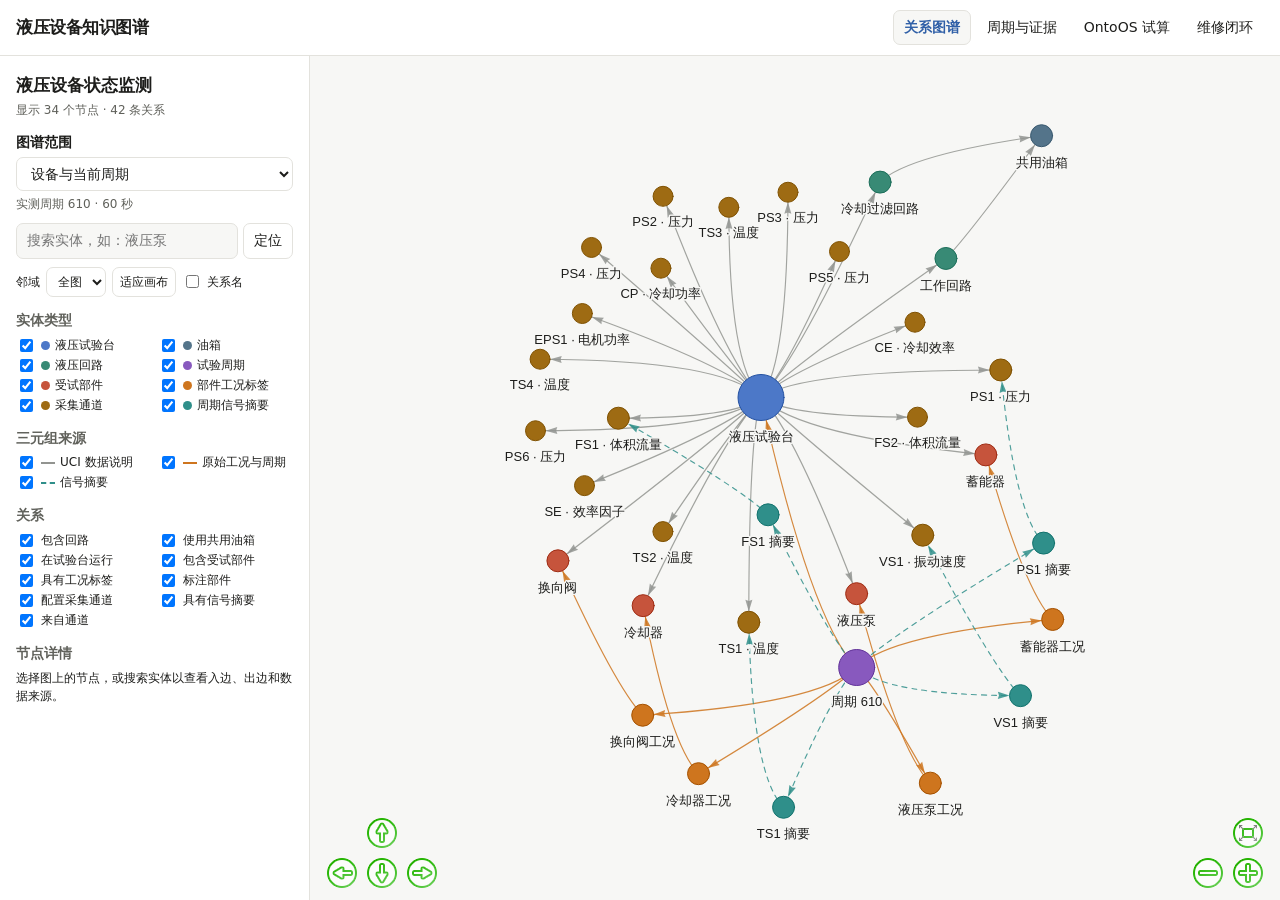
<file: visualization/index.html>
<!doctype html>
<html lang="zh-CN">
<head>
<meta charset="utf-8">
<meta name="viewport" content="width=device-width, initial-scale=1">
<title>液压设备知识图谱</title>
<link rel="stylesheet" href="vendor/vis-network.min.css">
<link rel="stylesheet" href="styles.css">
<script defer src="vendor/vis-network.min.js"></script>
<script defer src="simulation-model.js"></script>
<script defer src="app.js"></script>
<script defer src="graph.js"></script>
<script defer src="sandbox.js"></script>
<script defer src="pilot-data.js"></script>
<script defer src="pilot-flow.js"></script>
<script defer src="pilot.js"></script>
</head>
<body>
<header class="app-header">
  <h1>液压设备知识图谱</h1>
  <nav class="nav" aria-label="图谱工作区">
    <button id="tab-graph" aria-pressed="true" aria-controls="panel-graph">关系图谱</button>
    <button id="tab-evidence" aria-pressed="false" aria-controls="panel-evidence">周期与证据</button>
    <button id="tab-sandbox" aria-pressed="false" aria-controls="panel-sandbox">OntoOS 试算</button>
    <button id="tab-pilot" aria-pressed="false" aria-controls="panel-pilot">维修闭环</button>
  </nav>
</header>
<main>
<section id="panel-graph" aria-labelledby="tab-graph">
  <div class="graph-layout">
    <aside class="sidebar">
      <h2 class="sidebar-title">液压设备状态监测</h2>
      <p id="graph-stats" class="muted small" aria-live="polite"></p>
      <div class="field">
        <label for="graph-scope">图谱范围</label>
        <select id="graph-scope"><option value="instances">设备与当前周期</option><option value="schema">本体概念模型</option></select>
      </div>
      <p id="graph-cycle" class="muted small"></p>
      <form id="graph-search" class="search">
        <input type="search" id="graph-query" list="graph-names" aria-label="搜索实体" placeholder="搜索实体，如：液压泵">
        <datalist id="graph-names"></datalist>
        <button>定位</button>
      </form>
      <p id="graph-search-status" class="small" aria-live="polite"></p>
      <div class="graph-controls">
        <label for="graph-hops">邻域</label>
        <select id="graph-hops"><option value="0">全图</option><option value="1">一跳</option><option value="2">两跳</option></select>
        <button id="graph-fit" type="button">适应画布</button>
        <label class="check"><input id="graph-labels" type="checkbox">关系名</label>
      </div>
      <h3>实体类型</h3>
      <div id="graph-types" class="checks"></div>
      <h3>三元组来源</h3>
      <div id="graph-sources" class="checks"></div>
      <h3>关系</h3>
      <div id="graph-relations" class="checks"></div>
      <h3>节点详情</h3>
      <div id="graph-detail" class="small" aria-live="polite">选择图上的节点，或搜索实体以查看入边、出边和数据来源。</div>
    </aside>
    <div class="graph-main">
      <div id="network" aria-label="液压设备知识图谱，支持拖动、缩放和选择节点"></div>
      <p id="graph-empty" class="empty-note" hidden>当前筛选没有可显示的节点。</p>
      <p id="graph-error" class="empty-note" role="alert" hidden>图谱组件加载失败。请保留项目中的 visualization/vendor 目录。</p>
    </div>
  </div>
</section>
<section id="panel-evidence" class="content" aria-labelledby="tab-evidence" hidden>
    <div class="viz-controls">
      <label class="form-label">工况筛选
        <select class="form-select" id="hy-filter">
          <option value="all">全部试验周期</option>
          <option value="severe">严重泵内泄漏</option>
          <option value="both">严重泵内泄漏 + 蓄能器 90 bar</option>
        </select>
      </label>
      <label class="form-label">试验周期（原始行号）
        <select class="form-select" id="hy-cycle"></select>
      </label>
    </div>
    <p id="hy-state" aria-live="polite"></p>
    <section aria-labelledby="hy-assess-head">
      <h2 id="hy-assess-head">部件工况</h2>
      <table class="table table-sm" aria-labelledby="hy-assess-head">
        <thead><tr><th scope="col">受试部件</th><th scope="col">原始值</th><th scope="col">标签含义</th></tr></thead>
        <tbody id="hy-assessments"></tbody>
      </table>
    </section>
    <section aria-labelledby="hy-signals-head">
      <h2 id="hy-signals-head">同周期信号</h2>
      <table class="table table-sm" aria-labelledby="hy-signals-head">
        <thead><tr><th scope="col">通道</th><th scope="col">周期均值</th><th scope="col">原始文件</th></tr></thead>
        <tbody id="hy-signals"></tbody>
      </table>
    </section>
    <p class="text-small text-muted">工况来自 profile.txt。同一周期的标签与各通道信号共用原始行号。<a href="https://doi.org/10.24432/C5CW21" target="_blank" rel="noopener">UCI 数据来源</a></p>
</section>
<section id="panel-sandbox" class="content sandbox" aria-labelledby="tab-sandbox" hidden>
  <h2>设备维护方案试算</h2>
  <p class="muted">使用实测工况作为起点。维护用时、优先级和恢复效果是可检查的演示规则。</p>
  <div class="panel baseline">
    <h3>实测起点</h3>
    <p id="sandbox-baseline"></p>
    <div id="sandbox-measured"></div>
    <button id="sandbox-pick-cycle" type="button">更换实测周期</button>
  </div>
  <div class="viz-controls">
    <label class="field">方案 A<select id="plan-a"></select></label>
    <label class="field">方案 B<select id="plan-b"></select></label>
    <label class="field">试算步数<select id="sandbox-horizon">
      <option value="4">4 步</option><option value="8" selected>8 步</option><option value="12">12 步</option>
    </select></label>
  </div>
  <div class="sandbox-controls">
    <button id="sandbox-reset" type="button">回到起点</button>
    <button id="sandbox-step" class="primary" type="button">推进一步</button>
    <button id="sandbox-end" type="button">运行到终点</button>
    <span id="sandbox-time" class="muted small" aria-live="polite"></span>
  </div>
  <div class="plan-grid">
    <article id="sandbox-a" class="panel"></article>
    <article id="sandbox-b" class="panel"></article>
  </div>
  <details class="panel">
    <summary>查看模型规则和优先级</summary>
    <ul id="sandbox-rules"></ul>
  </details>
</section>
<section id="panel-pilot" class="content pilot" aria-labelledby="tab-pilot" hidden>
  <h2>液压站维修闭环</h2>
  <p class="muted">UCI 周期及信号为实测。工厂、设备编号、告警时间、人员和工单均为回放样例。本机操作仅用于演示。</p>
  <p id="pilot-hierarchy"></p>
  <label class="field pilot-case">回放案例<select id="pilot-case"></select></label>
  <div class="plan-grid">
    <article class="panel">
      <h3>设备与异常证据</h3>
      <dl id="pilot-facts" class="pilot-facts"></dl>
      <button id="pilot-uci" type="button">查看对应 UCI 周期</button>
    </article>
    <article class="panel">
      <h3>工单状态</h3>
      <p id="pilot-stage" aria-live="polite"></p>
      <p id="pilot-rule" class="muted small"></p>
      <div id="pilot-actions" class="sandbox-controls"></div>
      <p id="pilot-message" role="alert"></p>
      <h4>处理记录</h4>
      <p id="pilot-log-empty" class="muted">尚无人工处理记录。</p>
      <ol id="pilot-log" class="pilot-log"></ol>
    </article>
  </div>
  <details class="panel">
    <summary>近七天已结案查询基准</summary>
    <p id="pilot-window-end" class="muted small"></p>
    <p class="muted small">这里显示仓库中已结案样例的 SPARQL 结果。本机回放记录保存在当前浏览器。</p>
    <table class="table" aria-label="已结案样例">
      <thead><tr><th scope="col">资产</th><th scope="col">测点</th><th scope="col">故障周期</th><th scope="col">工单</th><th scope="col">复测周期</th><th scope="col">结果</th></tr></thead>
      <tbody id="pilot-history"></tbody>
    </table>
  </details>
</section>
</main>
<script type="application/json" id="hyd447-data">{"classes":{"HydraulicRig":["液压试验台","包含工作回路、冷却过滤回路和受试部件的实验设备。"],"HydraulicCircuit":["液压回路","试验台的工作回路或冷却过滤回路。"],"OilTank":["油箱","连接两个回路的共用油箱。"],"Component":["受试部件","公开数据中具备周期级状态标签的四种部件。"],"Channel":["采集通道","数据集定义的测量或计算通道，保留采样率和物理量。"],"TestCycle":["试验周期","原压缩包中按行对齐的一次 60 秒负载循环。"],"ConditionAssessment":["部件工况标签","原始 profile.txt 对某一试验周期、某一部件的工况标注。"],"SignalSummary":["周期信号摘要","从一个周期和一个通道的原始采样值计算的均值、最小值和最大值。"]},"relations":{"hasCircuit":["包含回路","HydraulicRig","HydraulicCircuit"],"sharesTank":["使用共用油箱","HydraulicCircuit","OilTank"],"hasComponent":["包含受试部件","HydraulicRig","Component"],"hasChannel":["配置采集通道","HydraulicRig","Channel"],"onRig":["在试验台运行","TestCycle","HydraulicRig"],"hasAssessment":["具有工况标签","TestCycle","ConditionAssessment"],"forComponent":["标注部件","ConditionAssessment","Component"],"hasSummary":["具有信号摘要","TestCycle","SignalSummary"],"fromChannel":["来自通道","SignalSummary","Channel"]},"components":[["Cooler","冷却器","%",{"3":"接近失效","20":"效率下降","100":"满效率"}],["Valve","换向阀","%",{"100":"最佳切换","90":"轻度滞后","80":"严重滞后","73":"接近失效"}],["Pump","液压泵","等级",{"0":"无内泄漏","1":"轻度内泄漏","2":"严重内泄漏"}],["Accumulator","蓄能器","bar",{"130":"最佳压力","115":"轻度降低","100":"明显降低","90":"接近失效"}]],"channels":{"PS1":["压力","bar",100,false],"FS1":["体积流量","L/min",10,false],"TS1":["温度","°C",1,false],"VS1":["振动速度","mm/s",1,false]},"channelMetadata":{"PS1":["压力","bar",100,false],"PS2":["压力","bar",100,false],"PS3":["压力","bar",100,false],"PS4":["压力","bar",100,false],"PS5":["压力","bar",100,false],"PS6":["压力","bar",100,false],"EPS1":["电机功率","W",100,false],"FS1":["体积流量","L/min",10,false],"FS2":["体积流量","L/min",10,false],"TS1":["温度","°C",1,false],"TS2":["温度","°C",1,false],"TS3":["温度","°C",1,false],"TS4":["温度","°C",1,false],"VS1":["振动速度","mm/s",1,false],"CE":["冷却效率","%",1,true],"CP":["冷却功率","kW",1,true],"SE":["效率因子","%",1,null]},"profiles":[[3,100,0,130,1],[3,100,0,130,1],[3,100,0,130,1],[3,100,0,130,1],[3,100,0,130,1],[3,100,0,130,1],[3,100,0,130,1],[3,100,0,130,1],[3,100,0,130,1],[3,100,0,130,1],[3,100,0,130,1],[3,100,0,130,1],[3,100,0,130,1],[3,100,0,130,1],[3,100,0,130,1],[3,100,0,130,1],[3,100,0,130,1],[3,100,0,130,1],[3,100,0,130,1],[3,100,0,130,1],[3,100,0,130,1],[3,100,0,130,1],[3,100,0,130,1],[3,100,0,130,1],[3,100,0,130,1],[3,100,0,130,1],[3,100,0,130,1],[3,100,0,130,1],[3,100,0,130,1],[3,100,0,130,1],[3,100,0,130,1],[3,100,0,130,1],[3,100,0,130,1],[3,100,0,130,1],[3,100,0,130,1],[3,100,0,130,1],[3,100,0,130,1],[3,100,0,130,1],[3,100,0,130,1],[3,100,0,130,1],[3,100,0,130,1],[3,100,0,130,1],[3,100,0,130,1],[3,100,0,130,1],[3,100,0,130,1],[3,100,0,130,1],[3,100,0,130,1],[3,100,0,130,1],[3,100,0,130,1],[3,100,0,130,1],[3,100,0,130,1],[3,100,0,130,1],[3,100,0,130,1],[3,100,0,130,1],[3,100,0,130,1],[3,100,0,130,1],[3,100,0,130,1],[3,100,0,130,1],[3,100,0,130,1],[3,100,0,130,1],[3,100,0,130,1],[3,100,0,130,1],[3,100,0,130,1],[3,100,0,130,1],[3,100,0,130,1],[3,100,0,130,1],[3,100,0,130,1],[3,100,0,130,1],[3,100,0,130,1],[3,100,0,130,1],[3,100,0,130,1],[3,100,0,130,1],[3,100,0,130,1],[3,100,0,130,1],[3,100,0,130,1],[3,100,0,130,1],[3,100,0,130,1],[3,100,0,130,1],[3,100,0,130,1],[3,100,0,130,1],[3,100,0,130,1],[3,100,0,130,1],[3,100,0,130,1],[3,100,0,130,1],[3,100,0,130,1],[3,100,0,130,1],[3,100,0,130,1],[3,100,0,130,1],[3,100,0,130,1],[3,100,0,130,1],[3,100,0,130,1],[3,100,0,130,1],[3,100,0,130,1],[3,100,0,130,1],[3,100,0,130,1],[3,100,0,130,1],[3,100,0,130,1],[3,100,0,130,1],[3,100,0,130,1],[3,100,0,130,1],[3,100,0,130,1],[3,100,0,130,1],[3,100,0,130,1],[3,100,0,130,1],[3,100,0,130,1],[3,100,0,130,1],[3,100,0,130,1],[3,100,0,130,1],[3,100,0,130,1],[3,100,0,130,1],[3,100,0,130,1],[3,100,0,130,1],[3,100,0,130,1],[3,100,0,130,1],[3,100,0,130,1],[3,100,0,130,1],[3,100,0,130,1],[3,100,0,130,1],[3,100,0,130,1],[3,100,0,130,1],[3,100,0,130,1],[3,100,0,130,1],[3,100,0,130,1],[3,100,0,130,1],[3,100,0,130,1],[3,100,0,130,1],[3,100,0,130,1],[3,100,0,130,1],[3,100,0,130,1],[3,100,0,130,1],[3,100,0,130,1],[3,100,0,130,1],[3,100,0,130,1],[3,100,0,130,1],[3,100,0,130,1],[3,100,0,130,1],[3,100,0,130,1],[3,100,0,130,1],[3,100,0,130,1],[3,100,0,130,1],[3,100,0,130,1],[3,100,0,130,1],[3,100,0,130,1],[3,100,0,130,1],[3,100,0,130,1],[3,100,0,130,1],[3,100,0,130,1],[3,100,0,130,1],[3,100,0,130,1],[3,100,0,130,1],[3,100,0,130,1],[3,100,0,130,1],[3,100,0,130,1],[3,100,0,130,1],[3,100,0,130,1],[3,100,0,130,1],[3,100,0,130,1],[3,100,0,130,1],[3,100,0,130,1],[3,100,0,130,1],[3,100,0,130,1],[3,100,0,130,1],[3,100,0,130,1],[3,100,0,130,1],[3,100,0,130,1],[3,100,0,130,1],[3,100,0,130,1],[3,100,0,130,1],[3,100,0,130,1],[3,100,0,130,1],[3,100,0,130,1],[3,100,0,130,1],[3,100,0,130,1],[3,100,0,130,1],[3,100,0,130,1],[3,100,0,130,1],[3,100,0,130,1],[3,100,0,130,1],[3,100,0,130,1],[3,100,0,130,1],[3,100,0,130,1],[3,100,0,130,1],[3,100,0,130,1],[3,100,0,130,1],[3,100,0,130,1],[3,100,0,130,1],[3,100,0,130,1],[3,100,0,130,1],[3,100,0,130,1],[3,100,0,130,1],[3,100,0,130,1],[3,100,0,130,1],[3,100,0,130,1],[3,100,0,130,1],[3,100,0,130,1],[3,100,0,130,1],[3,100,0,130,1],[3,100,0,130,1],[3,100,0,130,1],[3,100,0,130,1],[3,100,0,130,1],[3,100,0,130,1],[3,100,0,130,1],[3,100,0,130,1],[3,100,0,130,1],[3,100,0,130,1],[3,100,0,130,1],[3,100,0,130,1],[3,100,0,130,1],[3,100,0,130,1],[3,100,2,130,1],[3,73,2,130,0],[3,73,2,130,0],[3,73,2,130,0],[3,73,2,130,0],[3,73,2,130,0],[3,73,2,130,0],[3,73,2,130,0],[3,73,2,130,0],[3,73,2,130,0],[3,73,2,130,0],[3,80,2,130,0],[3,80,2,130,0],[3,80,2,130,0],[3,80,2,130,0],[3,80,2,130,0],[3,80,2,130,0],[3,80,2,130,0],[3,80,2,130,0],[3,80,2,130,0],[3,80,2,130,0],[3,90,2,130,0],[3,90,2,130,0],[3,90,2,130,0],[3,90,2,130,0],[3,90,2,130,0],[3,90,2,130,0],[3,90,2,130,0],[3,90,2,130,0],[3,90,2,130,0],[3,90,2,130,0],[3,100,2,130,0],[3,100,2,130,0],[3,100,2,130,0],[3,100,2,130,0],[3,100,2,130,0],[3,100,2,130,0],[3,100,2,130,0],[3,100,2,130,0],[3,100,2,130,0],[3,100,2,130,0],[3,100,1,130,1],[3,73,1,130,0],[3,73,1,130,0],[3,73,1,130,0],[3,73,1,130,0],[3,73,1,130,0],[3,73,1,130,0],[3,73,1,130,0],[3,73,1,130,0],[3,73,1,130,0],[3,73,1,130,0],[3,80,1,130,0],[3,80,1,130,0],[3,80,1,130,0],[3,80,1,130,0],[3,80,1,130,0],[3,80,1,130,0],[3,80,1,130,0],[3,80,1,130,0],[3,80,1,130,0],[3,80,1,130,0],[3,90,1,130,0],[3,90,1,130,0],[3,90,1,130,0],[3,90,1,130,0],[3,90,1,130,0],[3,90,1,130,0],[3,90,1,130,0],[3,90,1,130,0],[3,90,1,130,0],[3,90,1,130,0],[3,100,1,130,0],[3,100,1,130,0],[3,100,1,130,0],[3,100,1,130,0],[3,100,1,130,0],[3,100,1,130,0],[3,100,1,130,0],[3,100,1,130,0],[3,100,1,130,0],[3,100,1,130,0],[3,100,0,130,1],[3,73,0,130,0],[3,73,0,130,0],[3,73,0,130,0],[3,73,0,130,0],[3,73,0,130,0],[3,73,0,130,0],[3,73,0,130,0],[3,73,0,130,0],[3,73,0,130,0],[3,73,0,130,0],[3,80,0,130,0],[3,80,0,130,0],[3,80,0,130,0],[3,80,0,130,0],[3,80,0,130,0],[3,80,0,130,0],[3,80,0,130,0],[3,80,0,130,0],[3,80,0,130,0],[3,80,0,130,0],[3,90,0,130,0],[3,90,0,130,0],[3,90,0,130,0],[3,90,0,130,0],[3,90,0,130,0],[3,90,0,130,0],[3,90,0,130,0],[3,90,0,130,0],[3,90,0,130,0],[3,90,0,130,0],[3,100,0,130,0],[3,100,0,130,0],[3,100,0,130,0],[3,100,0,130,0],[3,100,0,130,0],[3,100,0,130,0],[3,100,0,130,0],[3,100,0,130,0],[3,100,0,130,0],[3,100,0,130,0],[3,100,0,115,1],[3,100,0,115,1],[3,100,0,115,1],[3,100,0,115,1],[3,100,0,115,1],[3,100,0,115,1],[3,100,0,115,1],[3,100,0,115,1],[3,100,0,115,1],[3,100,0,115,1],[3,100,2,115,1],[3,73,2,115,0],[3,73,2,115,0],[3,73,2,115,0],[3,73,2,115,0],[3,73,2,115,0],[3,73,2,115,0],[3,73,2,115,0],[3,73,2,115,0],[3,73,2,115,0],[3,73,2,115,0],[3,80,2,115,0],[3,80,2,115,0],[3,80,2,115,0],[3,80,2,115,0],[3,80,2,115,0],[3,80,2,115,0],[3,80,2,115,0],[3,80,2,115,0],[3,80,2,115,0],[3,80,2,115,0],[3,90,2,115,0],[3,90,2,115,0],[3,90,2,115,0],[3,90,2,115,0],[3,90,2,115,0],[3,90,2,115,0],[3,90,2,115,0],[3,90,2,115,0],[3,90,2,115,0],[3,90,2,115,0],[3,100,2,115,0],[3,100,2,115,0],[3,100,2,115,0],[3,100,2,115,0],[3,100,2,115,0],[3,100,2,115,0],[3,100,2,115,0],[3,100,2,115,0],[3,100,2,115,0],[3,100,2,115,0],[3,100,1,115,1],[3,73,1,115,0],[3,73,1,115,0],[3,73,1,115,0],[3,73,1,115,0],[3,73,1,115,0],[3,73,1,115,0],[3,73,1,115,0],[3,73,1,115,0],[3,73,1,115,0],[3,73,1,115,0],[3,80,1,115,0],[3,80,1,115,0],[3,80,1,115,0],[3,80,1,115,0],[3,80,1,115,0],[3,80,1,115,0],[3,80,1,115,0],[3,80,1,115,0],[3,80,1,115,0],[3,80,1,115,0],[3,90,1,115,0],[3,90,1,115,0],[3,90,1,115,0],[3,90,1,115,0],[3,90,1,115,0],[3,90,1,115,0],[3,90,1,115,0],[3,90,1,115,0],[3,90,1,115,0],[3,90,1,115,0],[3,100,1,115,0],[3,100,1,115,0],[3,100,1,115,0],[3,100,1,115,0],[3,100,1,115,0],[3,100,1,115,0],[3,100,1,115,0],[3,100,1,115,0],[3,100,1,115,0],[3,100,1,115,0],[3,100,0,115,1],[3,73,0,115,0],[3,73,0,115,0],[3,73,0,115,0],[3,73,0,115,0],[3,73,0,115,0],[3,73,0,115,0],[3,73,0,115,0],[3,73,0,115,0],[3,73,0,115,0],[3,73,0,115,0],[3,80,0,115,0],[3,80,0,115,0],[3,80,0,115,0],[3,80,0,115,0],[3,80,0,115,0],[3,80,0,115,0],[3,80,0,115,0],[3,80,0,115,0],[3,80,0,115,0],[3,80,0,115,0],[3,90,0,115,0],[3,90,0,115,0],[3,90,0,115,0],[3,90,0,115,0],[3,90,0,115,0],[3,90,0,115,0],[3,90,0,115,0],[3,90,0,115,0],[3,90,0,115,0],[3,90,0,115,0],[3,100,0,115,0],[3,100,0,115,0],[3,100,0,115,0],[3,100,0,115,0],[3,100,0,115,0],[3,100,0,115,0],[3,100,0,115,0],[3,100,0,115,0],[3,100,0,115,0],[3,100,0,115,0],[3,100,0,100,1],[3,100,0,100,1],[3,100,0,100,1],[3,100,0,100,1],[3,100,0,100,1],[3,100,0,100,1],[3,100,0,100,1],[3,100,0,100,1],[3,100,0,100,1],[3,100,0,100,1],[3,100,2,100,1],[3,73,2,100,0],[3,73,2,100,0],[3,73,2,100,0],[3,73,2,100,0],[3,73,2,100,0],[3,73,2,100,0],[3,73,2,100,0],[3,73,2,100,0],[3,73,2,100,0],[3,73,2,100,0],[3,80,2,100,0],[3,80,2,100,0],[3,80,2,100,0],[3,80,2,100,0],[3,80,2,100,0],[3,80,2,100,0],[3,80,2,100,0],[3,80,2,100,0],[3,80,2,100,0],[3,80,2,100,0],[3,90,2,100,0],[3,90,2,100,0],[3,90,2,100,0],[3,90,2,100,0],[3,90,2,100,0],[3,90,2,100,0],[3,90,2,100,0],[3,90,2,100,0],[3,90,2,100,0],[3,90,2,100,0],[3,100,2,100,0],[3,100,2,100,0],[3,100,2,100,0],[3,100,2,100,0],[3,100,2,100,0],[3,100,2,100,0],[3,100,2,100,0],[3,100,2,100,0],[3,100,2,100,0],[3,100,2,100,0],[3,100,1,100,1],[3,73,1,100,0],[3,73,1,100,0],[3,73,1,100,0],[3,73,1,100,0],[3,73,1,100,0],[3,73,1,100,0],[3,73,1,100,0],[3,73,1,100,0],[3,73,1,100,0],[3,73,1,100,0],[3,80,1,100,0],[3,80,1,100,0],[3,80,1,100,0],[3,80,1,100,0],[3,80,1,100,0],[3,80,1,100,0],[3,80,1,100,0],[3,80,1,100,0],[3,80,1,100,0],[3,80,1,100,0],[3,90,1,100,0],[3,90,1,100,0],[3,90,1,100,0],[3,90,1,100,0],[3,90,1,100,0],[3,90,1,100,0],[3,90,1,100,0],[3,90,1,100,0],[3,90,1,100,0],[3,90,1,100,0],[3,100,1,100,0],[3,100,1,100,0],[3,100,1,100,0],[3,100,1,100,0],[3,100,1,100,0],[3,100,1,100,0],[3,100,1,100,0],[3,100,1,100,0],[3,100,1,100,0],[3,100,1,100,0],[3,100,0,100,1],[3,73,0,100,0],[3,73,0,100,0],[3,73,0,100,0],[3,73,0,100,0],[3,73,0,100,0],[3,73,0,100,0],[3,73,0,100,0],[3,73,0,100,0],[3,73,0,100,0],[3,73,0,100,0],[3,80,0,100,0],[3,80,0,100,0],[3,80,0,100,0],[3,80,0,100,0],[3,80,0,100,0],[3,80,0,100,0],[3,80,0,100,0],[3,80,0,100,0],[3,80,0,100,0],[3,80,0,100,0],[3,90,0,100,0],[3,90,0,100,0],[3,90,0,100,0],[3,90,0,100,0],[3,90,0,100,0],[3,90,0,100,0],[3,90,0,100,0],[3,90,0,100,0],[3,90,0,100,0],[3,90,0,100,0],[3,100,0,100,0],[3,100,0,100,0],[3,100,0,100,0],[3,100,0,100,0],[3,100,0,100,0],[3,100,0,100,0],[3,100,0,100,0],[3,100,0,100,0],[3,100,0,100,0],[3,100,0,100,0],[3,100,0,90,1],[3,100,0,90,1],[3,100,0,90,1],[3,100,0,90,1],[3,100,0,90,1],[3,100,0,90,1],[3,100,0,90,1],[3,100,0,90,1],[3,100,0,90,1],[3,100,0,90,1],[3,100,2,90,1],[3,73,2,90,0],[3,73,2,90,0],[3,73,2,90,0],[3,73,2,90,0],[3,73,2,90,0],[3,73,2,90,0],[3,73,2,90,0],[3,73,2,90,0],[3,73,2,90,0],[3,73,2,90,0],[3,80,2,90,0],[3,80,2,90,0],[3,80,2,90,0],[3,80,2,90,0],[3,80,2,90,0],[3,80,2,90,0],[3,80,2,90,0],[3,80,2,90,0],[3,80,2,90,0],[3,80,2,90,0],[3,90,2,90,0],[3,90,2,90,0],[3,90,2,90,0],[3,90,2,90,0],[3,90,2,90,0],[3,90,2,90,0],[3,90,2,90,0],[3,90,2,90,0],[3,90,2,90,0],[3,90,2,90,0],[3,100,2,90,0],[3,100,2,90,0],[3,100,2,90,0],[3,100,2,90,0],[3,100,2,90,0],[3,100,2,90,0],[3,100,2,90,0],[3,100,2,90,0],[3,100,2,90,0],[3,100,2,90,0],[3,100,1,90,1],[3,73,1,90,0],[3,73,1,90,0],[3,73,1,90,0],[3,73,1,90,0],[3,73,1,90,0],[3,73,1,90,0],[3,73,1,90,0],[3,73,1,90,0],[3,73,1,90,0],[3,73,1,90,0],[3,80,1,90,0],[3,80,1,90,0],[3,80,1,90,0],[3,80,1,90,0],[3,80,1,90,0],[3,80,1,90,0],[3,80,1,90,0],[3,80,1,90,0],[3,80,1,90,0],[3,80,1,90,0],[3,90,1,90,0],[3,90,1,90,0],[3,90,1,90,0],[3,90,1,90,0],[3,90,1,90,0],[3,90,1,90,0],[3,90,1,90,0],[3,90,1,90,0],[3,90,1,90,0],[3,90,1,90,0],[3,100,1,90,0],[3,100,1,90,0],[3,100,1,90,0],[3,100,1,90,0],[3,100,1,90,0],[3,100,1,90,0],[3,100,1,90,0],[3,100,1,90,0],[3,100,1,90,0],[3,100,1,90,0],[3,100,0,90,1],[3,73,0,90,0],[3,73,0,90,0],[3,73,0,90,0],[3,73,0,90,0],[3,73,0,90,0],[3,73,0,90,0],[3,73,0,90,0],[3,73,0,90,0],[3,73,0,90,0],[3,73,0,90,0],[3,80,0,90,0],[3,80,0,90,0],[3,80,0,90,0],[3,80,0,90,0],[3,80,0,90,0],[3,80,0,90,0],[3,80,0,90,0],[3,80,0,90,0],[3,80,0,90,0],[3,80,0,90,0],[3,90,0,90,0],[3,90,0,90,0],[3,90,0,90,0],[3,90,0,90,0],[3,90,0,90,0],[3,90,0,90,0],[3,90,0,90,0],[3,90,0,90,0],[3,90,0,90,0],[3,90,0,90,0],[3,100,0,90,0],[3,100,0,90,0],[3,100,0,90,0],[3,100,0,90,0],[3,100,0,90,0],[3,100,0,90,0],[3,100,0,90,0],[3,100,0,90,0],[3,100,0,90,0],[3,100,0,90,0],[20,100,0,90,1],[20,100,0,90,1],[20,100,0,90,1],[20,100,0,90,1],[20,100,0,90,1],[20,100,0,90,1],[20,100,0,90,1],[20,100,0,90,1],[20,100,0,90,1],[20,100,0,90,1],[20,100,0,90,1],[20,100,0,90,1],[20,100,0,90,1],[20,100,0,90,1],[20,100,0,90,1],[20,100,0,90,1],[20,100,0,90,1],[20,100,0,90,1],[20,100,0,90,1],[20,100,0,90,1],[20,100,0,90,1],[20,100,0,90,1],[20,100,0,90,1],[20,100,0,90,1],[20,100,0,90,1],[20,100,0,90,1],[20,100,0,90,1],[20,100,0,90,1],[20,100,0,90,1],[20,100,0,90,1],[20,100,0,90,1],[20,100,0,90,1],[20,100,0,90,1],[20,100,0,90,1],[20,100,0,90,1],[20,100,0,90,1],[20,100,0,90,1],[20,100,0,90,1],[20,100,0,90,1],[20,100,0,90,1],[20,100,0,90,1],[20,100,0,90,1],[20,100,0,90,1],[20,100,0,90,1],[20,100,0,90,1],[20,100,0,90,1],[20,100,0,90,1],[20,100,0,90,1],[20,100,0,90,1],[20,100,0,90,1],[20,100,0,90,1],[20,100,0,90,1],[20,100,0,90,1],[20,100,0,90,1],[20,100,0,90,1],[20,100,0,90,1],[20,100,0,90,1],[20,100,0,90,1],[20,100,0,90,1],[20,100,0,90,1],[20,100,0,90,1],[20,100,0,90,1],[20,100,0,90,1],[20,100,0,90,1],[20,100,0,90,1],[20,100,0,90,1],[20,100,0,90,1],[20,100,0,90,1],[20,100,0,90,1],[20,100,0,90,1],[20,100,0,90,1],[20,100,0,90,1],[20,100,0,90,1],[20,100,0,90,1],[20,100,0,90,1],[20,100,0,90,1],[20,100,0,90,1],[20,100,0,90,1],[20,100,0,90,1],[20,100,0,90,1],[20,100,0,90,1],[20,100,0,90,1],[20,100,0,90,1],[20,100,0,90,1],[20,100,0,90,1],[20,100,0,90,1],[20,100,0,90,1],[20,100,0,90,1],[20,100,0,90,1],[20,100,0,90,1],[20,100,0,90,1],[20,100,0,90,1],[20,100,0,90,1],[20,100,0,90,1],[20,100,0,90,1],[20,100,0,90,1],[20,100,0,90,1],[20,100,0,90,1],[20,100,0,90,1],[20,100,0,90,1],[20,100,0,90,1],[20,100,0,90,1],[20,100,0,90,1],[20,100,0,90,1],[20,100,0,90,1],[20,100,0,90,1],[20,100,0,90,1],[20,100,0,90,1],[20,100,0,90,1],[20,100,0,90,1],[20,100,0,90,1],[20,100,0,90,1],[20,100,0,90,1],[20,100,0,90,1],[20,100,0,90,1],[20,100,0,90,1],[20,100,0,90,1],[20,100,0,90,1],[20,100,0,90,1],[20,100,0,90,1],[20,100,0,90,1],[20,100,0,90,1],[20,100,0,90,1],[20,100,0,90,1],[20,100,0,90,1],[20,100,0,90,1],[20,100,0,90,1],[20,100,0,90,1],[20,100,0,90,1],[20,100,0,90,1],[20,100,0,90,1],[20,100,0,90,1],[20,100,0,90,1],[20,100,0,90,1],[20,100,0,90,1],[20,100,0,90,1],[20,100,0,90,1],[20,100,0,90,1],[20,100,0,90,1],[20,100,0,90,1],[20,100,0,90,1],[20,100,0,90,1],[20,100,0,90,1],[20,100,0,90,1],[20,100,0,90,1],[20,100,0,90,1],[20,100,0,90,1],[20,100,0,90,1],[20,100,0,90,1],[20,100,0,90,1],[20,100,0,90,1],[20,100,0,90,1],[20,100,0,90,1],[20,100,0,90,1],[20,100,0,90,1],[20,100,0,90,1],[20,100,0,90,1],[20,100,0,90,1],[20,100,0,90,1],[20,100,0,90,1],[20,100,0,90,1],[20,100,0,90,1],[20,100,0,90,1],[20,100,0,90,1],[20,100,0,90,1],[20,100,0,90,1],[20,100,0,90,1],[20,100,0,90,1],[20,100,0,90,1],[20,100,0,90,1],[20,100,0,90,1],[20,100,0,90,1],[20,100,0,90,1],[20,100,0,90,1],[20,100,0,90,1],[20,100,0,90,1],[20,100,0,90,1],[20,100,0,90,1],[20,100,0,90,1],[20,100,0,90,1],[20,100,0,90,1],[20,100,0,90,1],[20,100,0,90,1],[20,100,0,90,1],[20,100,0,90,1],[20,100,0,90,1],[20,100,0,90,1],[20,100,0,90,1],[20,100,0,90,1],[20,100,0,90,1],[20,100,0,90,1],[20,100,0,90,1],[20,100,0,90,1],[20,100,0,90,1],[20,100,0,90,1],[20,100,0,90,1],[20,100,0,90,1],[20,100,0,90,1],[20,100,0,90,1],[20,100,0,90,1],[20,100,0,130,1],[20,100,0,130,1],[20,100,0,130,1],[20,100,0,130,1],[20,100,0,130,1],[20,100,0,130,1],[20,100,0,130,1],[20,100,0,130,1],[20,100,0,130,1],[20,100,0,130,1],[20,100,2,130,1],[20,73,2,130,0],[20,73,2,130,0],[20,73,2,130,0],[20,73,2,130,0],[20,73,2,130,0],[20,73,2,130,0],[20,73,2,130,0],[20,73,2,130,0],[20,73,2,130,0],[20,73,2,130,0],[20,80,2,130,0],[20,80,2,130,0],[20,80,2,130,0],[20,80,2,130,0],[20,80,2,130,0],[20,80,2,130,0],[20,80,2,130,0],[20,80,2,130,0],[20,80,2,130,0],[20,80,2,130,0],[20,90,2,130,0],[20,90,2,130,0],[20,90,2,130,0],[20,90,2,130,0],[20,90,2,130,0],[20,90,2,130,0],[20,90,2,130,0],[20,90,2,130,0],[20,90,2,130,0],[20,90,2,130,0],[20,100,2,130,0],[20,100,2,130,0],[20,100,2,130,0],[20,100,2,130,0],[20,100,2,130,0],[20,100,2,130,0],[20,100,2,130,0],[20,100,2,130,0],[20,100,2,130,0],[20,100,2,130,0],[20,100,1,130,1],[20,73,1,130,0],[20,73,1,130,0],[20,73,1,130,0],[20,73,1,130,0],[20,73,1,130,0],[20,73,1,130,0],[20,73,1,130,0],[20,73,1,130,0],[20,73,1,130,0],[20,73,1,130,0],[20,80,1,130,0],[20,80,1,130,0],[20,80,1,130,0],[20,80,1,130,0],[20,80,1,130,0],[20,80,1,130,0],[20,80,1,130,0],[20,80,1,130,0],[20,80,1,130,0],[20,80,1,130,0],[20,90,1,130,0],[20,90,1,130,0],[20,90,1,130,0],[20,90,1,130,0],[20,90,1,130,0],[20,90,1,130,0],[20,90,1,130,0],[20,90,1,130,0],[20,90,1,130,0],[20,90,1,130,0],[20,100,1,130,0],[20,100,1,130,0],[20,100,1,130,0],[20,100,1,130,0],[20,100,1,130,0],[20,100,1,130,0],[20,100,1,130,0],[20,100,1,130,0],[20,100,1,130,0],[20,100,1,130,0],[20,100,0,130,1],[20,73,0,130,0],[20,73,0,130,0],[20,73,0,130,0],[20,73,0,130,0],[20,73,0,130,0],[20,73,0,130,0],[20,73,0,130,0],[20,73,0,130,0],[20,73,0,130,0],[20,73,0,130,0],[20,80,0,130,0],[20,80,0,130,0],[20,80,0,130,0],[20,80,0,130,0],[20,80,0,130,0],[20,80,0,130,0],[20,80,0,130,0],[20,80,0,130,0],[20,80,0,130,0],[20,80,0,130,0],[20,90,0,130,0],[20,90,0,130,0],[20,90,0,130,0],[20,90,0,130,0],[20,90,0,130,0],[20,90,0,130,0],[20,90,0,130,0],[20,90,0,130,0],[20,90,0,130,0],[20,90,0,130,0],[20,100,0,130,0],[20,100,0,130,0],[20,100,0,130,0],[20,100,0,130,0],[20,100,0,130,0],[20,100,0,130,0],[20,100,0,130,0],[20,100,0,130,0],[20,100,0,130,0],[20,100,0,130,0],[20,100,0,115,1],[20,100,0,115,1],[20,100,0,115,1],[20,100,0,115,1],[20,100,0,115,1],[20,100,0,115,1],[20,100,0,115,1],[20,100,0,115,1],[20,100,0,115,1],[20,100,0,115,1],[20,100,2,115,1],[20,73,2,115,0],[20,73,2,115,0],[20,73,2,115,0],[20,73,2,115,0],[20,73,2,115,0],[20,73,2,115,0],[20,73,2,115,0],[20,73,2,115,0],[20,73,2,115,0],[20,73,2,115,0],[20,80,2,115,0],[20,80,2,115,0],[20,80,2,115,0],[20,80,2,115,0],[20,80,2,115,0],[20,80,2,115,0],[20,80,2,115,0],[20,80,2,115,0],[20,80,2,115,0],[20,80,2,115,0],[20,90,2,115,0],[20,90,2,115,0],[20,90,2,115,0],[20,90,2,115,0],[20,90,2,115,0],[20,90,2,115,0],[20,90,2,115,0],[20,90,2,115,0],[20,90,2,115,0],[20,90,2,115,0],[20,100,2,115,0],[20,100,2,115,0],[20,100,2,115,0],[20,100,2,115,0],[20,100,2,115,0],[20,100,2,115,0],[20,100,2,115,0],[20,100,2,115,0],[20,100,2,115,0],[20,100,2,115,0],[20,100,1,115,1],[20,73,1,115,0],[20,73,1,115,0],[20,73,1,115,0],[20,73,1,115,0],[20,73,1,115,0],[20,73,1,115,0],[20,73,1,115,0],[20,73,1,115,0],[20,73,1,115,0],[20,73,1,115,0],[20,80,1,115,0],[20,80,1,115,0],[20,80,1,115,0],[20,80,1,115,0],[20,80,1,115,0],[20,80,1,115,0],[20,80,1,115,0],[20,80,1,115,0],[20,80,1,115,0],[20,80,1,115,0],[20,90,1,115,0],[20,90,1,115,0],[20,90,1,115,0],[20,90,1,115,0],[20,90,1,115,0],[20,90,1,115,0],[20,90,1,115,0],[20,90,1,115,0],[20,90,1,115,0],[20,90,1,115,0],[20,100,1,115,0],[20,100,1,115,0],[20,100,1,115,0],[20,100,1,115,0],[20,100,1,115,0],[20,100,1,115,0],[20,100,1,115,0],[20,100,1,115,0],[20,100,1,115,0],[20,100,1,115,0],[20,100,0,115,1],[20,73,0,115,0],[20,73,0,115,0],[20,73,0,115,0],[20,73,0,115,0],[20,73,0,115,0],[20,73,0,115,0],[20,73,0,115,0],[20,73,0,115,0],[20,73,0,115,0],[20,73,0,115,0],[20,80,0,115,0],[20,80,0,115,0],[20,80,0,115,0],[20,80,0,115,0],[20,80,0,115,0],[20,80,0,115,0],[20,80,0,115,0],[20,80,0,115,0],[20,80,0,115,0],[20,80,0,115,0],[20,90,0,115,0],[20,90,0,115,0],[20,90,0,115,0],[20,90,0,115,0],[20,90,0,115,0],[20,90,0,115,0],[20,90,0,115,0],[20,90,0,115,0],[20,90,0,115,0],[20,90,0,115,0],[20,100,0,115,0],[20,100,0,115,0],[20,100,0,115,0],[20,100,0,115,0],[20,100,0,115,0],[20,100,0,115,0],[20,100,0,115,0],[20,100,0,115,0],[20,100,0,115,0],[20,100,0,115,0],[20,100,0,100,1],[20,100,0,100,1],[20,100,0,100,1],[20,100,0,100,1],[20,100,0,100,1],[20,100,0,100,1],[20,100,0,100,1],[20,100,0,100,1],[20,100,0,100,1],[20,100,0,100,1],[20,100,2,100,1],[20,73,2,100,0],[20,73,2,100,0],[20,73,2,100,0],[20,73,2,100,0],[20,73,2,100,0],[20,73,2,100,0],[20,73,2,100,0],[20,73,2,100,0],[20,73,2,100,0],[20,73,2,100,0],[20,80,2,100,0],[20,80,2,100,0],[20,80,2,100,0],[20,80,2,100,0],[20,80,2,100,0],[20,80,2,100,0],[20,80,2,100,0],[20,80,2,100,0],[20,80,2,100,0],[20,80,2,100,0],[20,90,2,100,0],[20,90,2,100,0],[20,90,2,100,0],[20,90,2,100,0],[20,90,2,100,0],[20,90,2,100,0],[20,90,2,100,0],[20,90,2,100,0],[20,90,2,100,0],[20,90,2,100,0],[20,100,2,100,0],[20,100,2,100,0],[20,100,2,100,0],[20,100,2,100,0],[20,100,2,100,0],[20,100,2,100,0],[20,100,2,100,0],[20,100,2,100,0],[20,100,2,100,0],[20,100,2,100,0],[20,100,1,100,1],[20,73,1,100,0],[20,73,1,100,0],[20,73,1,100,0],[20,73,1,100,0],[20,73,1,100,0],[20,73,1,100,0],[20,73,1,100,0],[20,73,1,100,0],[20,73,1,100,0],[20,73,1,100,0],[20,80,1,100,0],[20,80,1,100,0],[20,80,1,100,0],[20,80,1,100,0],[20,80,1,100,0],[20,80,1,100,0],[20,80,1,100,0],[20,80,1,100,0],[20,80,1,100,0],[20,80,1,100,0],[20,90,1,100,0],[20,90,1,100,0],[20,90,1,100,0],[20,90,1,100,0],[20,90,1,100,0],[20,90,1,100,0],[20,90,1,100,0],[20,90,1,100,0],[20,90,1,100,0],[20,90,1,100,0],[20,100,1,100,0],[20,100,1,100,0],[20,100,1,100,0],[20,100,1,100,0],[20,100,1,100,0],[20,100,1,100,0],[20,100,1,100,0],[20,100,1,100,0],[20,100,1,100,0],[20,100,1,100,0],[20,100,0,100,1],[20,73,0,100,0],[20,73,0,100,0],[20,73,0,100,0],[20,73,0,100,0],[20,73,0,100,0],[20,73,0,100,0],[20,73,0,100,0],[20,73,0,100,0],[20,73,0,100,0],[20,73,0,100,0],[20,80,0,100,0],[20,80,0,100,0],[20,80,0,100,0],[20,80,0,100,0],[20,80,0,100,0],[20,80,0,100,0],[20,80,0,100,0],[20,80,0,100,0],[20,80,0,100,0],[20,80,0,100,0],[20,90,0,100,0],[20,90,0,100,0],[20,90,0,100,0],[20,90,0,100,0],[20,90,0,100,0],[20,90,0,100,0],[20,90,0,100,0],[20,90,0,100,0],[20,90,0,100,0],[20,90,0,100,0],[20,100,0,100,0],[20,100,0,100,0],[20,100,0,100,0],[20,100,0,100,0],[20,100,0,100,0],[20,100,0,100,0],[20,100,0,100,0],[20,100,0,100,0],[20,100,0,100,0],[20,100,0,100,0],[20,100,0,90,1],[20,100,0,90,1],[20,100,0,90,1],[20,100,0,90,1],[20,100,0,90,1],[20,100,0,90,1],[20,100,0,90,1],[20,100,0,90,1],[20,100,0,90,1],[20,100,0,90,1],[20,100,2,90,1],[20,73,2,90,0],[20,73,2,90,0],[20,73,2,90,0],[20,73,2,90,0],[20,73,2,90,0],[20,73,2,90,0],[20,73,2,90,0],[20,73,2,90,0],[20,73,2,90,0],[20,73,2,90,0],[20,80,2,90,0],[20,80,2,90,0],[20,80,2,90,0],[20,80,2,90,0],[20,80,2,90,0],[20,80,2,90,0],[20,80,2,90,0],[20,80,2,90,0],[20,80,2,90,0],[20,80,2,90,0],[20,90,2,90,0],[20,90,2,90,0],[20,90,2,90,0],[20,90,2,90,0],[20,90,2,90,0],[20,90,2,90,0],[20,90,2,90,0],[20,90,2,90,0],[20,90,2,90,0],[20,90,2,90,0],[20,100,2,90,0],[20,100,2,90,0],[20,100,2,90,0],[20,100,2,90,0],[20,100,2,90,0],[20,100,2,90,0],[20,100,2,90,0],[20,100,2,90,0],[20,100,2,90,0],[20,100,2,90,0],[20,100,1,90,1],[20,73,1,90,0],[20,73,1,90,0],[20,73,1,90,0],[20,73,1,90,0],[20,73,1,90,0],[20,73,1,90,0],[20,73,1,90,0],[20,73,1,90,0],[20,73,1,90,0],[20,73,1,90,0],[20,80,1,90,0],[20,80,1,90,0],[20,80,1,90,0],[20,80,1,90,0],[20,80,1,90,0],[20,80,1,90,0],[20,80,1,90,0],[20,80,1,90,0],[20,80,1,90,0],[20,80,1,90,0],[20,90,1,90,0],[20,90,1,90,0],[20,90,1,90,0],[20,90,1,90,0],[20,90,1,90,0],[20,90,1,90,0],[20,90,1,90,0],[20,90,1,90,0],[20,90,1,90,0],[20,90,1,90,0],[20,100,1,90,0],[20,100,1,90,0],[20,100,1,90,0],[20,100,1,90,0],[20,100,1,90,0],[20,100,1,90,0],[20,100,1,90,0],[20,100,1,90,0],[20,100,1,90,0],[20,100,1,90,0],[20,100,0,90,1],[20,73,0,90,0],[20,73,0,90,0],[20,73,0,90,0],[20,73,0,90,0],[20,73,0,90,0],[20,73,0,90,0],[20,73,0,90,0],[20,73,0,90,0],[20,73,0,90,0],[20,73,0,90,0],[20,80,0,90,0],[20,80,0,90,0],[20,80,0,90,0],[20,80,0,90,0],[20,80,0,90,0],[20,80,0,90,0],[20,80,0,90,0],[20,80,0,90,0],[20,80,0,90,0],[20,80,0,90,0],[20,90,0,90,0],[20,90,0,90,0],[20,90,0,90,0],[20,90,0,90,0],[20,90,0,90,0],[20,90,0,90,0],[20,90,0,90,0],[20,90,0,90,0],[20,90,0,90,0],[20,90,0,90,0],[20,100,0,90,0],[20,100,0,90,0],[20,100,0,90,0],[20,100,0,90,0],[20,100,0,90,0],[20,100,0,90,0],[20,100,0,90,0],[20,100,0,90,0],[20,100,0,90,0],[20,100,0,90,0],[100,100,0,90,1],[100,100,0,90,1],[100,100,0,90,1],[100,100,0,90,1],[100,100,0,90,1],[100,100,0,90,1],[100,100,0,90,1],[100,100,0,90,1],[100,100,0,90,1],[100,100,0,90,1],[100,100,0,90,1],[100,100,0,90,1],[100,100,0,90,1],[100,100,0,90,1],[100,100,0,90,1],[100,100,0,90,1],[100,100,0,90,1],[100,100,0,90,1],[100,100,0,90,1],[100,100,0,90,1],[100,100,0,90,1],[100,100,0,90,1],[100,100,0,90,1],[100,100,0,90,1],[100,100,0,90,1],[100,100,0,90,1],[100,100,0,90,1],[100,100,0,90,1],[100,100,0,90,1],[100,100,0,90,1],[100,100,0,90,1],[100,100,0,90,1],[100,100,0,90,1],[100,100,0,90,1],[100,100,0,90,1],[100,100,0,90,1],[100,100,0,90,1],[100,100,0,90,1],[100,100,0,90,1],[100,100,0,90,1],[100,100,0,90,1],[100,100,0,90,1],[100,100,0,90,1],[100,100,0,90,1],[100,100,0,90,1],[100,100,0,90,1],[100,100,0,90,1],[100,100,0,90,1],[100,100,0,90,1],[100,100,0,90,1],[100,100,0,90,1],[100,100,0,90,1],[100,100,0,90,1],[100,100,0,90,1],[100,100,0,90,1],[100,100,0,90,1],[100,100,0,90,1],[100,100,0,90,1],[100,100,0,90,1],[100,100,0,90,1],[100,100,0,90,1],[100,100,0,90,1],[100,100,0,90,1],[100,100,0,90,1],[100,100,0,90,1],[100,100,0,90,1],[100,100,0,90,1],[100,100,0,90,1],[100,100,0,90,1],[100,100,0,90,1],[100,100,0,90,1],[100,100,0,90,1],[100,100,0,90,1],[100,100,0,90,1],[100,100,0,90,1],[100,100,0,90,1],[100,100,0,90,1],[100,100,0,90,1],[100,100,0,90,1],[100,100,0,90,1],[100,100,0,90,1],[100,100,0,90,1],[100,100,0,90,1],[100,100,0,90,1],[100,100,0,90,1],[100,100,0,90,1],[100,100,0,90,1],[100,100,0,90,1],[100,100,0,90,1],[100,100,0,90,1],[100,100,0,90,1],[100,100,0,90,1],[100,100,0,90,1],[100,100,0,90,1],[100,100,0,90,1],[100,100,0,90,1],[100,100,0,90,1],[100,100,0,90,1],[100,100,0,90,1],[100,100,0,90,1],[100,100,0,90,1],[100,100,0,90,1],[100,100,0,90,1],[100,100,0,90,1],[100,100,0,90,1],[100,100,0,90,1],[100,100,0,90,1],[100,100,0,90,1],[100,100,0,90,1],[100,100,0,90,1],[100,100,0,90,1],[100,100,0,90,1],[100,100,0,90,1],[100,100,0,90,1],[100,100,0,90,1],[100,100,0,90,1],[100,100,0,90,1],[100,100,0,90,1],[100,100,0,90,1],[100,100,0,90,1],[100,100,0,90,1],[100,100,0,90,1],[100,100,0,90,1],[100,100,0,90,1],[100,100,0,90,1],[100,100,0,90,1],[100,100,0,90,1],[100,100,0,90,1],[100,100,0,90,1],[100,100,0,90,1],[100,100,0,90,1],[100,100,0,90,1],[100,100,0,90,1],[100,100,0,90,1],[100,100,0,90,1],[100,100,0,90,1],[100,100,0,90,1],[100,100,0,90,1],[100,100,0,90,1],[100,100,0,90,1],[100,100,0,90,1],[100,100,0,90,1],[100,100,0,90,1],[100,100,0,90,1],[100,100,0,90,1],[100,100,0,90,1],[100,100,0,90,1],[100,100,0,90,1],[100,100,0,90,1],[100,100,0,90,1],[100,100,0,90,1],[100,100,0,90,1],[100,100,0,90,1],[100,100,0,90,1],[100,100,0,90,1],[100,100,0,90,1],[100,100,0,90,1],[100,100,0,90,1],[100,100,0,90,1],[100,100,0,90,1],[100,100,0,90,1],[100,100,0,90,1],[100,100,0,90,1],[100,100,0,90,1],[100,100,0,90,1],[100,100,0,90,1],[100,100,0,90,1],[100,100,0,90,1],[100,100,0,90,1],[100,100,0,90,1],[100,100,0,90,1],[100,100,0,90,1],[100,100,0,90,1],[100,100,0,90,1],[100,100,0,90,1],[100,100,0,90,1],[100,100,0,90,1],[100,100,0,90,1],[100,100,0,90,1],[100,100,0,90,1],[100,100,0,90,1],[100,100,0,90,1],[100,100,0,90,1],[100,100,0,90,1],[100,100,0,90,1],[100,100,0,90,1],[100,100,0,90,1],[100,100,0,90,1],[100,100,0,90,1],[100,100,0,90,1],[100,100,0,90,1],[100,100,0,90,1],[100,100,0,90,1],[100,100,0,90,1],[100,100,0,90,1],[100,100,0,90,1],[100,100,0,90,1],[100,100,0,90,1],[100,100,0,90,1],[100,100,0,90,1],[100,100,0,130,1],[100,100,0,130,1],[100,100,0,130,1],[100,100,0,130,1],[100,100,0,130,1],[100,100,0,130,1],[100,100,0,130,1],[100,100,0,130,1],[100,100,0,130,1],[100,100,0,130,1],[100,100,2,130,1],[100,73,2,130,0],[100,73,2,130,0],[100,73,2,130,0],[100,73,2,130,0],[100,73,2,130,0],[100,73,2,130,0],[100,73,2,130,0],[100,73,2,130,0],[100,73,2,130,0],[100,73,2,130,0],[100,80,2,130,0],[100,80,2,130,0],[100,80,2,130,0],[100,80,2,130,0],[100,80,2,130,0],[100,80,2,130,0],[100,80,2,130,0],[100,80,2,130,0],[100,80,2,130,0],[100,80,2,130,0],[100,90,2,130,0],[100,90,2,130,0],[100,90,2,130,0],[100,90,2,130,0],[100,90,2,130,0],[100,90,2,130,0],[100,90,2,130,0],[100,90,2,130,0],[100,90,2,130,0],[100,90,2,130,0],[100,100,2,130,0],[100,100,2,130,0],[100,100,2,130,0],[100,100,2,130,0],[100,100,2,130,0],[100,100,2,130,0],[100,100,2,130,0],[100,100,2,130,0],[100,100,2,130,0],[100,100,2,130,0],[100,100,1,130,1],[100,73,1,130,0],[100,73,1,130,0],[100,73,1,130,0],[100,73,1,130,0],[100,73,1,130,0],[100,73,1,130,0],[100,73,1,130,0],[100,73,1,130,0],[100,73,1,130,0],[100,73,1,130,0],[100,80,1,130,0],[100,80,1,130,0],[100,80,1,130,0],[100,80,1,130,0],[100,80,1,130,0],[100,80,1,130,0],[100,80,1,130,0],[100,80,1,130,0],[100,80,1,130,0],[100,80,1,130,0],[100,90,1,130,0],[100,90,1,130,0],[100,90,1,130,0],[100,90,1,130,0],[100,90,1,130,0],[100,90,1,130,0],[100,90,1,130,0],[100,90,1,130,0],[100,90,1,130,0],[100,90,1,130,0],[100,100,1,130,0],[100,100,1,130,0],[100,100,1,130,0],[100,100,1,130,0],[100,100,1,130,0],[100,100,1,130,0],[100,100,1,130,0],[100,100,1,130,0],[100,100,1,130,0],[100,100,1,130,0],[100,100,0,130,1],[100,73,0,130,0],[100,73,0,130,0],[100,73,0,130,0],[100,73,0,130,0],[100,73,0,130,0],[100,73,0,130,0],[100,73,0,130,0],[100,73,0,130,0],[100,73,0,130,0],[100,73,0,130,0],[100,80,0,130,0],[100,80,0,130,0],[100,80,0,130,0],[100,80,0,130,0],[100,80,0,130,0],[100,80,0,130,0],[100,80,0,130,0],[100,80,0,130,0],[100,80,0,130,0],[100,80,0,130,0],[100,90,0,130,0],[100,90,0,130,0],[100,90,0,130,0],[100,90,0,130,0],[100,90,0,130,0],[100,90,0,130,0],[100,90,0,130,0],[100,90,0,130,0],[100,90,0,130,0],[100,90,0,130,0],[100,100,0,130,0],[100,100,0,130,0],[100,100,0,130,0],[100,100,0,130,0],[100,100,0,130,0],[100,100,0,130,0],[100,100,0,130,0],[100,100,0,130,0],[100,100,0,130,0],[100,100,0,130,0],[100,100,0,115,1],[100,100,0,115,1],[100,100,0,115,1],[100,100,0,115,1],[100,100,0,115,1],[100,100,0,115,1],[100,100,0,115,1],[100,100,0,115,1],[100,100,0,115,1],[100,100,0,115,1],[100,100,2,115,1],[100,73,2,115,0],[100,73,2,115,0],[100,73,2,115,0],[100,73,2,115,0],[100,73,2,115,0],[100,73,2,115,0],[100,73,2,115,0],[100,73,2,115,0],[100,73,2,115,0],[100,73,2,115,0],[100,80,2,115,0],[100,80,2,115,0],[100,80,2,115,0],[100,80,2,115,0],[100,80,2,115,0],[100,80,2,115,0],[100,80,2,115,0],[100,80,2,115,0],[100,80,2,115,0],[100,80,2,115,0],[100,90,2,115,0],[100,90,2,115,0],[100,90,2,115,0],[100,90,2,115,0],[100,90,2,115,0],[100,90,2,115,0],[100,90,2,115,0],[100,90,2,115,0],[100,90,2,115,0],[100,90,2,115,0],[100,100,2,115,0],[100,100,2,115,0],[100,100,2,115,0],[100,100,2,115,0],[100,100,2,115,0],[100,100,2,115,0],[100,100,2,115,0],[100,100,2,115,0],[100,100,2,115,0],[100,100,2,115,0],[100,100,1,115,1],[100,73,1,115,0],[100,73,1,115,0],[100,73,1,115,0],[100,73,1,115,0],[100,73,1,115,0],[100,73,1,115,0],[100,73,1,115,0],[100,73,1,115,0],[100,73,1,115,0],[100,73,1,115,0],[100,80,1,115,0],[100,80,1,115,0],[100,80,1,115,0],[100,80,1,115,0],[100,80,1,115,0],[100,80,1,115,0],[100,80,1,115,0],[100,80,1,115,0],[100,80,1,115,0],[100,80,1,115,0],[100,90,1,115,0],[100,90,1,115,0],[100,90,1,115,0],[100,90,1,115,0],[100,90,1,115,0],[100,90,1,115,0],[100,90,1,115,0],[100,90,1,115,0],[100,90,1,115,0],[100,90,1,115,0],[100,100,1,115,0],[100,100,1,115,0],[100,100,1,115,0],[100,100,1,115,0],[100,100,1,115,0],[100,100,1,115,0],[100,100,1,115,0],[100,100,1,115,0],[100,100,1,115,0],[100,100,1,115,0],[100,100,0,115,1],[100,73,0,115,0],[100,73,0,115,0],[100,73,0,115,0],[100,73,0,115,0],[100,73,0,115,0],[100,73,0,115,0],[100,73,0,115,0],[100,73,0,115,0],[100,73,0,115,0],[100,73,0,115,0],[100,80,0,115,0],[100,80,0,115,0],[100,80,0,115,0],[100,80,0,115,0],[100,80,0,115,0],[100,80,0,115,0],[100,80,0,115,0],[100,80,0,115,0],[100,80,0,115,0],[100,80,0,115,0],[100,90,0,115,0],[100,90,0,115,0],[100,90,0,115,0],[100,90,0,115,0],[100,90,0,115,0],[100,90,0,115,0],[100,90,0,115,0],[100,90,0,115,0],[100,90,0,115,0],[100,90,0,115,0],[100,100,0,115,0],[100,100,0,115,0],[100,100,0,115,0],[100,100,0,115,0],[100,100,0,115,0],[100,100,0,115,0],[100,100,0,115,0],[100,100,0,115,0],[100,100,0,115,0],[100,100,0,115,0],[100,100,0,100,1],[100,100,0,100,1],[100,100,0,100,1],[100,100,0,100,1],[100,100,0,100,1],[100,100,0,100,1],[100,100,0,100,1],[100,100,0,100,1],[100,100,0,100,1],[100,100,0,100,1],[100,100,2,100,1],[100,73,2,100,0],[100,73,2,100,0],[100,73,2,100,0],[100,73,2,100,0],[100,73,2,100,0],[100,73,2,100,0],[100,73,2,100,0],[100,73,2,100,0],[100,73,2,100,0],[100,73,2,100,0],[100,80,2,100,0],[100,80,2,100,0],[100,80,2,100,0],[100,80,2,100,0],[100,80,2,100,0],[100,80,2,100,0],[100,80,2,100,0],[100,80,2,100,0],[100,80,2,100,0],[100,80,2,100,0],[100,90,2,100,0],[100,90,2,100,0],[100,90,2,100,0],[100,90,2,100,0],[100,90,2,100,0],[100,90,2,100,0],[100,90,2,100,0],[100,90,2,100,0],[100,90,2,100,0],[100,90,2,100,0],[100,100,2,100,0],[100,100,2,100,0],[100,100,2,100,0],[100,100,2,100,0],[100,100,2,100,0],[100,100,2,100,0],[100,100,2,100,0],[100,100,2,100,0],[100,100,2,100,0],[100,100,2,100,0],[100,100,1,100,1],[100,73,1,100,0],[100,73,1,100,0],[100,73,1,100,0],[100,73,1,100,0],[100,73,1,100,0],[100,73,1,100,0],[100,73,1,100,0],[100,73,1,100,0],[100,73,1,100,0],[100,73,1,100,0],[100,80,1,100,0],[100,80,1,100,0],[100,80,1,100,0],[100,80,1,100,0],[100,80,1,100,0],[100,80,1,100,0],[100,80,1,100,0],[100,80,1,100,0],[100,80,1,100,0],[100,80,1,100,0],[100,90,1,100,0],[100,90,1,100,0],[100,90,1,100,0],[100,90,1,100,0],[100,90,1,100,0],[100,90,1,100,0],[100,90,1,100,0],[100,90,1,100,0],[100,90,1,100,0],[100,90,1,100,0],[100,100,1,100,0],[100,100,1,100,0],[100,100,1,100,0],[100,100,1,100,0],[100,100,1,100,0],[100,100,1,100,0],[100,100,1,100,0],[100,100,1,100,0],[100,100,1,100,0],[100,100,1,100,0],[100,100,0,100,1],[100,73,0,100,0],[100,73,0,100,0],[100,73,0,100,0],[100,73,0,100,0],[100,73,0,100,0],[100,73,0,100,0],[100,73,0,100,0],[100,73,0,100,0],[100,73,0,100,0],[100,73,0,100,0],[100,80,0,100,0],[100,80,0,100,0],[100,80,0,100,0],[100,80,0,100,0],[100,80,0,100,0],[100,80,0,100,0],[100,80,0,100,0],[100,80,0,100,0],[100,80,0,100,0],[100,80,0,100,0],[100,90,0,100,0],[100,90,0,100,0],[100,90,0,100,0],[100,90,0,100,0],[100,90,0,100,0],[100,90,0,100,0],[100,90,0,100,0],[100,90,0,100,0],[100,90,0,100,0],[100,90,0,100,0],[100,100,0,100,0],[100,100,0,100,0],[100,100,0,100,0],[100,100,0,100,0],[100,100,0,100,0],[100,100,0,100,0],[100,100,0,100,0],[100,100,0,100,0],[100,100,0,100,0],[100,100,0,100,0],[100,100,0,90,1],[100,100,0,90,1],[100,100,0,90,1],[100,100,0,90,1],[100,100,0,90,1],[100,100,0,90,1],[100,100,0,90,1],[100,100,0,90,1],[100,100,0,90,1],[100,100,0,90,1],[100,100,2,90,1],[100,73,2,90,0],[100,73,2,90,0],[100,73,2,90,0],[100,73,2,90,0],[100,73,2,90,0],[100,73,2,90,0],[100,73,2,90,0],[100,73,2,90,0],[100,73,2,90,0],[100,73,2,90,0],[100,80,2,90,0],[100,80,2,90,0],[100,80,2,90,0],[100,80,2,90,0],[100,80,2,90,0],[100,80,2,90,0],[100,80,2,90,0],[100,80,2,90,0],[100,80,2,90,0],[100,80,2,90,0],[100,90,2,90,0],[100,90,2,90,0],[100,90,2,90,0],[100,90,2,90,0],[100,90,2,90,0],[100,90,2,90,0],[100,90,2,90,0],[100,90,2,90,0],[100,90,2,90,0],[100,90,2,90,0],[100,100,2,90,0],[100,100,2,90,0],[100,100,2,90,0],[100,100,2,90,0],[100,100,2,90,0],[100,100,2,90,0],[100,100,2,90,0],[100,100,2,90,0],[100,100,2,90,0],[100,100,2,90,0],[100,100,1,90,1],[100,73,1,90,0],[100,73,1,90,0],[100,73,1,90,0],[100,73,1,90,0],[100,73,1,90,0],[100,73,1,90,0],[100,73,1,90,0],[100,73,1,90,0],[100,73,1,90,0],[100,73,1,90,0],[100,80,1,90,0],[100,80,1,90,0],[100,80,1,90,0],[100,80,1,90,0],[100,80,1,90,0],[100,80,1,90,0],[100,80,1,90,0],[100,80,1,90,0],[100,80,1,90,0],[100,80,1,90,0],[100,90,1,90,0],[100,90,1,90,0],[100,90,1,90,0],[100,90,1,90,0],[100,90,1,90,0],[100,90,1,90,0],[100,90,1,90,0],[100,90,1,90,0],[100,90,1,90,0],[100,90,1,90,0],[100,100,1,90,0],[100,100,1,90,0],[100,100,1,90,0],[100,100,1,90,0],[100,100,1,90,0],[100,100,1,90,0],[100,100,1,90,0],[100,100,1,90,0],[100,100,1,90,0],[100,100,1,90,0],[100,100,0,90,1],[100,73,0,90,0],[100,73,0,90,0],[100,73,0,90,0],[100,73,0,90,0],[100,73,0,90,0],[100,73,0,90,0],[100,73,0,90,0],[100,73,0,90,0],[100,73,0,90,0],[100,73,0,90,0],[100,80,0,90,0],[100,80,0,90,0],[100,80,0,90,0],[100,80,0,90,0],[100,80,0,90,0],[100,80,0,90,0],[100,80,0,90,0],[100,80,0,90,0],[100,80,0,90,0],[100,80,0,90,0],[100,90,0,90,0],[100,90,0,90,0],[100,90,0,90,0],[100,90,0,90,0],[100,90,0,90,0],[100,90,0,90,0],[100,90,0,90,0],[100,90,0,90,0],[100,90,0,90,0],[100,90,0,90,0],[100,100,0,90,0],[100,100,0,90,0],[100,100,0,90,0],[100,100,0,90,0],[100,100,0,90,0],[100,100,0,90,0],[100,100,0,90,0],[100,100,0,90,0],[100,100,0,90,0],[100,100,0,90,0],[100,100,0,90,0],[100,100,0,90,0],[100,100,0,90,0],[100,100,0,90,0],[100,100,0,90,0],[100,100,0,90,0],[100,100,0,90,0],[100,100,0,90,0],[100,100,0,90,0]],"means":[[160.6735,6.7098,35.622,0.5769],[160.6033,6.7153,36.677,0.5658],[160.3477,6.7185,37.8808,0.5765],[160.1881,6.7206,38.879,0.5693],[160.0005,6.6903,39.8039,0.5774],[159.9202,6.699,40.6594,0.5727],[159.6727,6.6986,41.4636,0.573],[159.6145,6.678,42.2153,0.572],[159.4757,6.6717,42.892,0.5671],[159.438,6.66,43.5328,0.5717],[159.3218,6.6592,44.1061,0.5687],[159.2351,6.6633,44.6385,0.5782],[159.1351,6.6559,45.1596,0.5842],[159.0874,6.6654,45.6287,0.5886],[158.9858,6.6691,46.0592,0.5825],[158.8642,6.6499,46.4623,0.5824],[158.8196,6.6497,46.8396,0.5849],[158.7936,6.6396,47.1522,0.5931],[158.6507,6.6601,47.4698,0.6039],[158.5954,6.6488,47.7511,0.6034],[158.6172,6.6382,48.0262,0.6187],[158.5706,6.6441,48.2709,0.6307],[158.5325,6.6368,48.4996,0.6217],[158.509,6.6328,48.7113,0.625],[158.4446,6.6347,48.9195,0.6333],[158.3363,6.6471,49.11,0.6361],[158.2651,6.6348,49.3188,0.6377],[158.2519,6.6469,49.4952,0.6267],[158.0904,6.6412,49.6636,0.6351],[157.9507,6.6447,49.8244,0.634],[157.955,6.6291,49.9283,0.6378],[157.9004,6.6245,50.0343,0.6266],[157.9693,6.6412,50.1691,0.6342],[157.8799,6.6325,50.2848,0.6352],[157.8345,6.6357,50.3881,0.6517],[157.7995,6.6251,50.5015,0.6419],[157.7686,6.622,50.5957,0.6413],[157.7616,6.6304,50.6722,0.6397],[157.8308,6.6359,50.7195,0.6485],[157.7376,6.634,50.8144,0.6307],[157.7906,6.6216,50.9052,0.6317],[157.6949,6.6198,50.9794,0.635],[157.6583,6.6173,51.0695,0.6307],[157.6332,6.6217,51.1159,0.6396],[157.5921,6.628,51.1932,0.6396],[157.5822,6.6196,51.218,0.641],[157.5809,6.6425,51.2862,0.6575],[157.5642,6.6406,51.3483,0.6305],[157.5648,6.6323,51.3946,0.6288],[157.5742,6.6225,51.4683,0.6278],[157.613,6.6224,51.5211,0.6351],[157.5462,6.6193,51.5684,0.6599],[157.532,6.6239,51.6133,0.6257],[157.5262,6.6182,51.6573,0.6337],[157.6303,6.6278,51.7007,0.6484],[157.5422,6.6348,51.744,0.6352],[157.5052,6.6368,51.7606,0.6405],[157.5177,6.6175,51.7932,0.6381],[157.4809,6.6376,51.8459,0.6442],[157.4967,6.6355,51.8813,0.6434],[157.47,6.6293,51.9139,0.6323],[157.4486,6.6188,51.9296,0.6377],[157.4693,6.6273,51.916,0.6337],[157.4412,6.6218,51.9795,0.6447],[157.4485,6.6251,52.0033,0.6408],[157.4502,6.628,52.0069,0.6414],[157.4382,6.6378,52.0276,0.6401],[157.4144,6.6331,52.0647,0.6389],[157.4306,6.6364,52.098,0.6411],[157.4089,6.6163,52.1557,0.6367],[157.3966,6.62,52.1562,0.6481],[157.3974,6.6236,52.2103,0.6466],[157.3434,6.6215,52.3048,0.6458],[157.3345,6.6167,52.3784,0.64],[157.3574,6.6353,52.4136,0.6355],[157.3314,6.6241,52.4226,0.6471],[157.3247,6.6353,52.5299,0.6538],[157.3121,6.613,52.5978,0.6415],[157.2942,6.6173,52.6383,0.6431],[157.2632,6.6269,52.6954,0.6453],[157.2504,6.6201,52.6778,0.6501],[157.2363,6.6047,52.7655,0.649],[157.2558,6.6071,52.7969,0.6468],[157.2305,6.6064,52.8277,0.6439],[157.2248,6.6046,52.8336,0.6489],[157.2376,6.6054,52.8926,0.6555],[157.2315,6.6055,52.9031,0.6436],[157.2436,6.6091,52.9055,0.6436],[157.2345,6.624,52.9446,0.6446],[157.2144,6.6072,52.9833,0.6475],[157.2105,6.6269,53.0,0.6498],[157.1977,6.6056,53.0194,0.6481],[157.1957,6.61,53.0524,0.648],[157.1694,6.6248,53.0695,0.6502],[157.1672,6.6295,53.1237,0.6538],[157.1603,6.6288,53.1607,0.6343],[157.1496,6.6142,53.1828,0.6356],[157.1675,6.6131,53.1941,0.6426],[157.1705,6.6057,53.214,0.6465],[157.1331,6.6278,53.1986,0.6688],[157.1439,6.6036,53.2598,0.6672],[157.13,6.6131,53.2342,0.6442],[157.1322,6.6082,53.2474,0.6553],[157.1455,6.6196,53.2832,0.6539],[157.1129,6.6118,53.3239,0.6482],[157.1233,6.6194,53.3463,0.6644],[157.1133,6.621,53.3501,0.6548],[157.0805,6.6023,53.3828,0.6389],[157.0745,6.6023,53.418,0.6512],[157.0464,6.6218,53.4622,0.6629],[157.1023,6.6085,53.4701,0.6524],[157.0704,6.5971,53.5225,0.6663],[157.12,6.606,53.5159,0.6494],[157.1087,6.6203,53.4856,0.6462],[157.0155,6.6002,53.5579,0.6568],[157.0328,6.6057,53.565,0.6642],[157.0131,6.6163,53.5884,0.6643],[157.0294,6.6013,53.6108,0.6534],[156.99,6.6116,53.6489,0.6673],[156.9917,6.6001,53.6486,0.6644],[157.0316,6.6123,53.665,0.6548],[157.0509,6.5961,53.6506,0.6494],[157.0752,6.6076,53.6384,0.6614],[157.0043,6.6045,53.6355,0.6436],[156.9892,6.613,53.6507,0.649],[156.9945,6.5891,53.6831,0.6519],[157.0139,6.6098,53.6991,0.6483],[157.0396,6.6136,53.6895,0.6623],[157.2631,6.6116,53.6859,0.6535],[157.0947,6.6104,53.7012,0.6564],[157.0939,6.6073,53.7393,0.6573],[157.044,6.5963,53.768,0.6697],[157.0249,6.6067,53.7781,0.6613],[157.0235,6.6127,53.7669,0.6455],[156.9911,6.6087,53.7625,0.6471],[156.9903,6.604,53.775,0.6688],[157.0233,6.6095,53.7572,0.6587],[156.9882,6.6006,53.7775,0.6552],[157.0822,6.6099,53.8101,0.6511],[157.0912,6.5991,53.8161,0.6558],[157.0417,6.6126,53.802,0.6471],[157.0398,6.6123,53.8418,0.6548],[157.029,6.5958,53.8306,0.6644],[157.0332,6.6082,53.8376,0.6655],[157.0848,6.6064,53.8419,0.655],[156.9851,6.6106,53.8572,0.6627],[156.9881,6.6023,53.8333,0.6694],[156.9881,6.5975,53.8473,0.6645],[156.9451,6.5968,53.8909,0.6596],[156.965,6.602,53.9087,0.6533],[156.9853,6.6018,53.8606,0.6744],[156.9817,6.6034,53.8512,0.6535],[156.9802,6.6065,53.8751,0.6674],[156.9695,6.6057,53.8689,0.6545],[156.9618,6.6022,53.8658,0.658],[156.9526,6.6029,53.8961,0.6593],[156.9686,6.6042,53.9265,0.6678],[156.9677,6.5972,53.8833,0.655],[156.9562,6.5963,53.8925,0.6499],[156.933,6.6018,53.9335,0.6611],[156.9511,6.6134,53.8988,0.6568],[157.0491,6.5905,53.9597,0.6535],[157.0422,6.6009,53.9446,0.656],[157.006,6.6091,53.9022,0.6706],[157.0948,6.6048,53.9651,0.6568],[157.0878,6.5856,53.9543,0.678],[157.0672,6.5918,53.9493,0.6681],[157.0225,6.6063,53.9915,0.6634],[157.1012,6.6022,53.9806,0.6837],[157.0983,6.5892,54.0072,0.6585],[157.12,6.5853,54.0314,0.6696],[157.177,6.6021,54.0251,0.662],[157.1057,6.6051,54.0456,0.6639],[157.0519,6.5912,54.0457,0.6714],[157.0146,6.6055,54.045,0.6623],[157.0942,6.6082,54.0335,0.6565],[157.0623,6.5896,54.0408,0.6676],[157.165,6.6029,54.0537,0.6704],[157.0547,6.6043,54.0761,0.6678],[157.0375,6.6131,54.073,0.6668],[157.0535,6.5914,54.1043,0.6759],[157.1474,6.6005,54.114,0.6663],[157.0773,6.603,54.1047,0.6651],[156.9854,6.6111,54.094,0.664],[157.008,6.5899,54.1015,0.662],[157.0032,6.6043,54.1291,0.6667],[157.0525,6.5882,54.1081,0.6689],[156.9942,6.603,54.1288,0.6611],[157.0486,6.5938,54.1571,0.6745],[157.0074,6.6007,54.1708,0.6539],[156.9661,6.5925,54.1904,0.6533],[156.9403,6.599,54.1961,0.6642],[156.9678,6.6075,54.1803,0.6567],[156.9862,6.5913,54.1708,0.6545],[156.9603,6.5978,54.1547,0.6579],[156.9688,6.5923,54.1861,0.6674],[157.0061,6.5997,54.1903,0.6708],[156.987,6.5939,54.2328,0.6827],[156.9598,6.5907,54.2351,0.652],[156.9485,6.5925,54.2373,0.6721],[156.929,6.6032,54.2421,0.6576],[157.0561,6.5958,54.2537,0.6604],[156.9917,6.5949,54.2368,0.6542],[157.0099,6.6045,54.2607,0.662],[157.0117,6.5911,54.2591,0.6544],[156.9635,6.5997,54.294,0.6625],[156.976,6.5863,54.3002,0.6713],[156.9477,6.5909,54.2996,0.669],[157.0043,6.5971,54.319,0.6603],[157.0233,6.5976,54.3244,0.6597],[156.3915,6.3054,54.2676,0.6483],[174.8912,3.0191,54.1426,0.7368],[156.3664,6.4706,54.1963,0.8064],[156.4851,6.3861,54.1615,0.7066],[167.4736,4.2949,54.1249,0.7347],[167.3056,4.2658,54.1568,0.7436],[156.5521,6.234,54.2721,0.6821],[156.8013,6.2328,54.234,0.6598],[156.598,6.2198,54.2127,0.6573],[156.5607,6.2262,54.1861,0.6568],[156.3513,6.2272,54.1918,0.6617],[156.2505,6.2622,54.1919,0.6593],[156.2028,6.2622,54.1731,0.6605],[156.2348,6.2633,54.2071,0.66],[156.2174,6.2578,54.1871,0.6626],[156.2152,6.2636,54.1797,0.6544],[156.2016,6.261,54.1962,0.6634],[156.2425,6.2636,54.2081,0.6673],[156.2389,6.2693,54.2129,0.6636],[156.2234,6.2664,54.1926,0.6621],[156.2202,6.266,54.1965,0.6586],[156.1434,6.2804,54.184,0.6602],[156.1387,6.2752,54.1816,0.6585],[156.1235,6.2766,54.2157,0.6581],[156.1381,6.2783,54.2166,0.6549],[156.1633,6.2746,54.2053,0.6561],[156.1472,6.2761,54.1973,0.6527],[156.1536,6.2737,54.2306,0.6608],[156.1893,6.2782,54.2678,0.6596],[156.1432,6.2781,54.2422,0.6581],[156.1405,6.2763,54.2448,0.6482],[156.1053,6.2637,54.2562,0.6578],[156.0801,6.2776,54.2768,0.659],[156.1027,6.2794,54.2985,0.66],[156.1432,6.2727,54.3012,0.6633],[156.1779,6.2629,54.3094,0.6627],[156.1518,6.2775,54.3043,0.6583],[174.5247,3.0417,54.2678,0.7356],[156.6997,6.3223,54.3793,0.7487],[156.3514,6.2617,54.3926,0.6627],[156.3312,6.2529,54.4153,0.6575],[156.4458,6.3483,54.4034,0.6617],[156.5316,6.3091,54.3993,0.6581],[156.7787,6.3231,54.4254,0.6619],[156.6252,6.3219,54.4363,0.6638],[156.6088,6.3231,54.4273,0.6575],[156.6177,6.3241,54.4367,0.6562],[156.5411,6.3178,54.4292,0.6615],[156.5376,6.3233,54.4303,0.658],[156.5361,6.3248,54.4508,0.6573],[156.5503,6.3176,54.4257,0.6505],[156.535,6.3469,54.4188,0.654],[156.4302,6.361,54.4296,0.6592],[156.4108,6.359,54.4351,0.6638],[156.4313,6.3532,54.416,0.6521],[156.446,6.354,54.4245,0.6595],[156.4735,6.3614,54.4175,0.6621],[156.4745,6.362,54.4013,0.6614],[156.4291,6.359,54.4203,0.6638],[156.4732,6.3599,54.4257,0.6564],[156.4543,6.3613,54.4239,0.6547],[156.5212,6.3609,54.3972,0.6626],[156.4321,6.3738,54.3818,0.6593],[156.4731,6.3727,54.418,0.656],[156.4751,6.3731,54.4284,0.6533],[156.4746,6.3709,54.3768,0.6562],[156.4744,6.369,54.374,0.6547],[156.4891,6.3701,54.4043,0.6593],[156.4461,6.368,54.43,0.6558],[156.4484,6.3658,54.422,0.6556],[156.4666,6.3665,54.4082,0.6572],[156.4601,6.3656,54.4168,0.6589],[156.3777,6.3767,54.4046,0.6554],[156.3884,6.3492,54.4189,0.6512],[156.3771,6.3652,54.4075,0.6537],[156.4094,6.3659,54.4089,0.6549],[156.4049,6.3503,54.4419,0.6552],[156.3997,6.3575,54.4147,0.6419],[156.4128,6.3786,54.4194,0.6546],[156.415,6.3588,54.4236,0.6542],[156.4259,6.3697,54.4016,0.7253],[156.3999,6.3821,54.3768,0.6572],[156.8273,6.6067,54.4142,0.6791],[157.1027,6.5473,54.4437,0.6671],[157.0942,6.5545,54.5264,0.6735],[157.0772,6.5436,54.5324,0.6697],[157.0654,6.5419,54.6226,0.6662],[157.0783,6.5498,54.6553,0.6849],[157.0715,6.543,54.6667,0.6791],[157.0663,6.5415,54.7157,0.6694],[157.0404,6.5417,54.7563,0.6811],[157.0313,6.5572,54.7514,0.6797],[157.0412,6.5616,54.8139,0.6592],[156.934,6.5756,54.8013,0.6579],[156.9544,6.5733,54.8431,0.6549],[156.9478,6.5756,54.8519,0.6838],[156.9581,6.5762,54.861,0.6651],[156.9055,6.5724,54.8668,0.6591],[156.9278,6.5739,54.8934,0.6619],[156.92,6.5749,54.9227,0.6647],[156.9335,6.5612,54.9494,0.6649],[156.9014,6.5723,54.9451,0.6539],[156.888,6.5683,55.018,0.6664],[156.7887,6.5872,55.0183,0.668],[156.7925,6.5894,55.0402,0.6564],[156.8034,6.5871,55.0534,0.6567],[156.8176,6.5903,55.0394,0.6558],[156.8377,6.5914,55.0611,0.6497],[156.8003,6.5905,55.053,0.6519],[156.8411,6.5897,55.0573,0.6582],[156.8525,6.5941,54.987,0.6708],[156.8436,6.5923,54.9688,0.6512],[156.8677,6.592,54.9505,0.666],[156.8153,6.6045,54.9048,0.6683],[156.8156,6.6068,54.8787,0.6653],[156.8504,6.5987,54.8386,0.6531],[156.8419,6.5996,54.8205,0.6546],[156.8376,6.5897,54.7787,0.6562],[156.856,6.5909,54.7444,0.6549],[156.8525,6.5827,54.7347,0.6717],[156.8304,6.6003,54.7254,0.6561],[156.8532,6.5976,54.6744,0.6578],[156.8626,6.6061,54.645,0.6465],[156.8213,6.6164,54.4916,0.6759],[156.8024,6.5969,54.5392,0.6491],[156.8056,6.5874,54.521,0.656],[156.8181,6.587,54.4497,0.6559],[156.8024,6.585,54.4436,0.6724],[156.8558,6.5996,54.4368,0.6493],[156.8521,6.5971,54.4136,0.6488],[156.8266,6.6004,54.4218,0.6528],[156.804,6.5893,54.3903,0.6693],[156.8533,6.5893,54.368,0.6491],[173.1829,3.2738,54.256,0.7431],[156.3995,6.25,54.3011,0.6762],[173.3081,3.2342,54.1396,0.7262],[173.3221,3.2267,54.1938,0.7639],[173.3033,3.2347,54.246,0.7761],[173.2854,3.2277,54.2716,0.7751],[173.2835,3.2401,54.3207,0.7918],[156.3763,6.2399,54.5008,0.6853],[173.277,3.2396,54.3727,0.7494],[173.2839,3.2425,54.4588,0.7768],[173.2896,3.2338,54.5706,0.7827],[173.1083,3.2848,54.6751,0.7702],[173.1494,3.2611,54.7558,0.778],[173.1195,3.271,54.8405,0.7771],[173.0717,3.2894,54.9476,0.77],[173.0728,3.2748,55.0764,0.7627],[173.0675,3.279,55.1743,0.7567],[173.0492,3.2595,55.2469,0.7607],[173.0069,3.2939,55.3072,0.7659],[172.9951,3.2791,55.4037,0.7671],[172.9528,3.2904,55.5418,0.7569],[172.8515,3.3115,55.6226,0.761],[166.7028,4.2957,55.7634,0.728],[172.8312,3.3049,55.785,0.7545],[172.8139,3.2906,55.8523,0.7529],[172.7792,3.3186,55.8891,0.745],[172.7843,3.3044,55.9342,0.7445],[180.4133,2.082,55.9922,0.779],[173.2593,3.2845,56.0178,0.7808],[172.7483,3.2968,56.0973,0.7453],[172.7319,3.2979,56.2059,0.7589],[172.6767,3.2924,56.2798,0.7541],[172.6684,3.2858,56.3297,0.7519],[172.6908,3.2895,56.404,0.7467],[172.6773,3.2863,56.4526,0.7432],[172.6558,3.3031,56.4836,0.7483],[172.6545,3.2869,56.4945,0.7529],[166.4427,4.2971,56.5666,0.7129],[172.65,3.2901,56.5819,0.7428],[172.6587,3.2896,56.6257,0.7431],[155.5493,6.2495,56.7414,0.6556],[172.8362,3.3632,56.5905,0.7219],[173.086,3.3128,56.6721,0.749],[173.1056,3.2891,56.6915,0.7421],[156.0113,6.3149,56.7812,0.6591],[180.7027,2.0813,56.6414,0.7391],[156.7368,6.3264,56.7625,0.6827],[173.1605,3.2873,56.5825,0.7218],[173.1028,3.2848,56.6824,0.7359],[173.077,3.3006,56.7268,0.7419],[156.0289,6.324,56.8543,0.6557],[173.0903,3.2986,56.6692,0.7247],[180.6279,2.0788,56.7244,0.7561],[156.5711,6.3453,56.7796,0.6967],[156.2174,6.3505,56.68,0.6365],[173.1297,3.3215,56.5625,0.7211],[173.0346,3.324,56.6845,0.7323],[172.9519,3.3311,56.6847,0.7368],[172.9402,3.3295,56.6908,0.7314],[172.9325,3.3379,56.7032,0.7414],[155.8435,6.3529,56.8033,0.6539],[172.9485,3.3188,56.6548,0.7151],[172.8405,3.3452,56.7232,0.7368],[172.8448,3.3423,56.7435,0.734],[172.8575,3.3429,56.7786,0.7329],[172.8384,3.338,56.781,0.7229],[172.8507,3.341,56.8252,0.7308],[172.839,3.3373,56.872,0.7271],[172.8377,3.3484,56.8828,0.7282],[172.8448,3.3431,56.9211,0.7383],[155.7049,6.3653,57.0275,0.6485],[172.8314,3.3476,56.8588,0.7125],[172.7771,3.3491,56.9405,0.7232],[172.7752,3.3411,56.9726,0.7282],[155.6417,6.3554,57.0688,0.6527],[172.8158,3.3419,56.8982,0.7147],[166.6001,4.3555,56.966,0.6974],[155.6222,6.3625,57.0094,0.6437],[172.8261,3.3453,56.7887,0.7124],[172.8174,3.3247,56.8746,0.7287],[172.8896,3.3206,56.911,0.7191],[172.8056,3.3344,56.9263,0.7171],[156.0797,6.5841,57.0693,0.7249],[156.3906,6.5231,56.9734,0.6965],[156.418,6.5408,56.9429,0.6643],[156.4111,6.5454,56.9315,0.6689],[156.4257,6.539,56.8792,0.6787],[156.3975,6.5436,56.8301,0.6785],[156.4537,6.5411,56.8053,0.6697],[156.4117,6.5388,56.7304,0.6628],[156.4316,6.5477,56.6739,0.6765],[156.4777,6.5461,56.6401,0.6746],[156.4709,6.5489,56.582,0.6649],[156.3884,6.578,56.555,0.6532],[156.3683,6.5629,56.5217,0.657],[156.4033,6.5762,56.4526,0.6585],[156.3896,6.5738,56.4422,0.6703],[156.4237,6.5785,56.4254,0.6519],[156.4409,6.5794,56.3711,0.6655],[156.3856,6.5836,56.3559,0.6547],[156.427,6.5767,56.2914,0.6579],[156.3967,6.5848,56.3004,0.6541],[156.3995,6.5738,56.2576,0.6483],[156.2974,6.5954,56.2556,0.6341],[156.3121,6.5966,56.2187,0.6417],[156.3357,6.5977,56.179,0.6389],[156.3456,6.5984,56.1855,0.6501],[156.3848,6.59,56.193,0.6413],[156.3505,6.5926,56.1794,0.6518],[156.3886,6.5914,56.1351,0.6351],[156.3736,6.5894,56.1074,0.6354],[156.3863,6.5878,56.1154,0.6354],[156.3845,6.5904,56.1023,0.6277],[156.3413,6.5925,56.0751,0.6458],[156.3362,6.6007,56.0872,0.6333],[156.3564,6.5992,56.0483,0.6448],[156.3538,6.6019,56.0595,0.637],[156.3363,6.5938,56.0639,0.6432],[156.3554,6.5943,56.0488,0.6352],[156.3813,6.5995,56.0246,0.6308],[180.9227,2.1333,55.9856,0.7334],[156.8704,6.5979,56.1632,0.7544],[156.5481,6.5942,56.1246,0.652],[156.4785,6.5865,56.0395,0.6616],[156.5675,6.582,56.0819,0.6491],[156.5521,6.5675,56.0738,0.6459],[173.4507,3.3974,55.9972,0.7282],[156.3274,6.5868,56.2309,0.6635],[156.3066,6.5745,56.162,0.6369],[156.2975,6.574,56.1542,0.645],[156.3459,6.5763,56.1111,0.6389],[156.3035,6.5744,56.0861,0.6265],[156.3126,6.576,56.0793,0.623],[172.8985,3.2806,55.9821,0.7138],[173.0678,3.2385,55.9701,0.7333],[173.0781,3.2531,55.9853,0.7388],[173.0612,3.234,55.9746,0.7382],[173.0397,3.2421,56.0059,0.7458],[173.0254,3.2312,56.0342,0.7414],[173.0056,3.2328,56.0866,0.7327],[180.7046,2.0186,56.1682,0.7573],[173.4495,3.2367,56.1767,0.7804],[172.9898,3.2417,56.2698,0.7384],[172.8985,3.2343,56.3572,0.7313],[172.7791,3.2699,56.4511,0.7333],[172.7659,3.2671,56.5179,0.7292],[172.7657,3.2754,56.5732,0.7352],[172.7697,3.2762,56.6607,0.7265],[172.7861,3.2712,56.7111,0.7258],[172.7798,3.2716,56.7632,0.7268],[172.8006,3.2636,56.8286,0.7149],[172.7849,3.271,56.8713,0.7304],[155.5082,6.2444,57.0516,0.6463],[172.7717,3.268,56.9209,0.7102],[172.6791,3.2867,56.999,0.729],[172.7215,3.2886,57.0321,0.7267],[180.3783,2.084,57.1082,0.741],[173.0608,3.2793,57.1032,0.7592],[172.5991,3.2891,57.1086,0.7224],[172.5892,3.2806,57.2177,0.7252],[172.6134,3.2904,57.2845,0.7211],[172.6041,3.2849,57.3103,0.7206],[172.5876,3.2805,57.3265,0.7236],[172.6207,3.2933,57.3615,0.7158],[172.5767,3.2805,57.3718,0.7189],[172.548,3.2843,57.3786,0.7209],[172.5601,3.2809,57.4239,0.7142],[172.5384,3.2823,57.4661,0.7128],[172.5664,3.2805,57.4742,0.7148],[172.5145,3.287,57.5018,0.7114],[172.5122,3.2845,57.5274,0.716],[172.5442,3.2787,57.5209,0.7117],[172.5363,3.2772,57.543,0.7091],[172.5184,3.2784,57.5733,0.7176],[172.653,3.3239,57.5915,0.7239],[172.9353,3.2881,57.6019,0.7193],[172.9066,3.2982,57.6279,0.7194],[172.9216,3.2903,57.6154,0.7207],[172.8918,3.2877,57.6275,0.7181],[172.9333,3.2818,57.6337,0.7157],[172.9437,3.2967,57.6657,0.7232],[172.9412,3.2849,57.6912,0.7109],[172.9529,3.2828,57.7017,0.7169],[172.9348,3.2825,57.7043,0.715],[155.7012,6.3178,57.8397,0.6345],[172.8507,3.3209,57.6255,0.6974],[155.6406,6.3468,57.7733,0.6405],[172.8786,3.3156,57.5832,0.6998],[166.6483,4.3309,57.6364,0.6884],[155.6615,6.3461,57.6549,0.6283],[172.8998,3.3033,57.4988,0.7004],[172.8634,3.3207,57.5041,0.7141],[172.8749,3.3026,57.509,0.7239],[172.8594,3.3294,57.5129,0.726],[172.8701,3.3155,57.5012,0.7316],[172.7659,3.3293,57.5135,0.7252],[172.7529,3.328,57.5607,0.7284],[172.7598,3.3259,57.5589,0.7282],[172.7643,3.3292,57.5552,0.7269],[172.7726,3.3451,57.5916,0.7261],[172.7842,3.3339,57.5842,0.7274],[172.7722,3.3337,57.6284,0.7284],[172.7475,3.3363,57.6284,0.7289],[172.728,3.3451,57.6546,0.7289],[172.759,3.3228,57.6487,0.7214],[172.7271,3.3225,57.6948,0.7195],[172.6822,3.3315,57.722,0.7223],[172.7106,3.3414,57.6966,0.7337],[172.6945,3.342,57.7233,0.7295],[172.7099,3.3357,57.7448,0.7232],[172.7115,3.3249,57.7657,0.7259],[172.6957,3.3266,57.7605,0.7249],[172.7202,3.3278,57.762,0.7248],[172.6961,3.3259,57.789,0.7299],[172.6809,3.3382,57.7725,0.7266],[155.9748,6.589,57.8993,0.8391],[156.279,6.5245,57.7934,0.7134],[173.394,3.3946,57.6835,0.7778],[156.2892,6.5391,57.8211,0.7621],[156.2839,6.5319,57.7399,0.722],[156.3095,6.5267,57.6257,0.7071],[156.3262,6.528,57.5679,0.7137],[173.3987,3.3817,57.4741,0.8296],[156.3248,6.5221,57.6269,0.7759],[156.3052,6.5213,57.4684,0.7054],[156.3376,6.5346,57.4037,0.6889],[156.2581,6.558,57.3288,0.6974],[156.2145,6.5567,57.2811,0.6833],[173.3016,3.4295,57.1634,0.7705],[156.2591,6.5727,57.33,0.7274],[173.3134,3.4191,57.1774,0.7361],[173.3237,3.431,57.2086,0.7743],[156.2005,6.5662,57.3575,0.7086],[156.2427,6.5625,57.2518,0.6912],[173.3209,3.4177,57.1282,0.7476],[156.2524,6.5685,57.3232,0.7215],[156.1287,6.5819,57.2474,0.6836],[156.1352,6.5682,57.1878,0.6583],[156.1594,6.5767,57.1267,0.653],[173.2384,3.4347,57.0393,0.7439],[173.2509,3.4324,57.107,0.7944],[156.1464,6.5893,57.268,0.7106],[156.1582,6.5754,57.146,0.6649],[156.171,6.5676,57.1128,0.6582],[173.2783,3.4359,57.0155,0.7864],[156.1962,6.5799,57.1895,0.7275],[156.1546,6.5612,57.0514,0.6479],[156.1602,6.5664,56.9904,0.6542],[180.867,2.1236,56.918,0.763],[156.6015,6.5718,57.0465,0.7407],[156.2315,6.5678,56.9682,0.6669],[173.219,3.4058,56.8958,0.7307],[156.0893,6.5648,57.0784,0.6698],[173.1998,3.4114,56.9542,0.7457],[156.1626,6.574,57.1181,0.7095],[156.1567,6.5747,57.0142,0.6501],[156.1481,6.5578,56.9014,0.7175],[156.1828,6.5536,56.8591,0.6644],[156.2038,6.5582,56.8182,0.6421],[156.1973,6.5729,56.7659,0.6512],[156.2101,6.5566,56.7008,0.6504],[156.2254,6.5572,56.634,0.67],[156.2425,6.57,56.5898,0.6571],[156.2412,6.5708,56.5288,0.6555],[156.2398,6.5599,56.4756,0.6472],[156.2557,6.574,56.4629,0.6391],[172.8785,3.2735,56.3105,0.721],[173.0917,3.2311,56.2791,0.7383],[173.0603,3.2265,56.2766,0.7281],[173.0174,3.2305,56.2706,0.7419],[173.0309,3.2274,56.2709,0.7371],[172.9738,3.2344,56.3065,0.7377],[173.0045,3.2274,56.3558,0.7378],[180.6716,2.0298,56.4048,0.7598],[173.3993,3.2405,56.4047,0.7632],[172.9642,3.2265,56.4648,0.7406],[172.9211,3.2173,56.5743,0.7395],[172.8011,3.2498,56.6221,0.7356],[180.4981,2.0636,56.7102,0.753],[173.2282,3.2304,56.7118,0.7577],[172.8416,3.2513,56.7787,0.7349],[172.8005,3.247,56.8779,0.7402],[172.8027,3.2591,56.9715,0.7352],[172.8006,3.2603,57.0144,0.7394],[172.7895,3.2538,57.0633,0.7332],[172.7855,3.2626,57.0791,0.7396],[166.5692,4.2535,57.1501,0.7056],[155.4552,6.2376,57.2228,0.6493],[172.7613,3.2664,57.0834,0.7206],[172.7486,3.2672,57.1111,0.7363],[180.4605,2.0585,57.1611,0.7538],[172.7833,3.2894,57.1216,0.7991],[166.6403,4.2719,57.1591,0.7086],[155.5665,6.2328,57.2498,0.6457],[172.8172,3.2689,57.0873,0.7127],[172.8017,3.2666,57.1181,0.7326],[172.755,3.2662,57.1311,0.7316],[172.6703,3.2571,57.1387,0.7319],[172.7087,3.2572,57.1235,0.7295],[172.6939,3.2671,57.1779,0.7319],[155.3915,6.2317,57.2721,0.6464],[172.6342,3.2589,57.1248,0.7157],[172.6397,3.2727,57.1638,0.7289],[172.6185,3.262,57.1758,0.7296],[172.6319,3.2592,57.1982,0.7283],[172.579,3.2613,57.2054,0.7249],[172.5638,3.2646,57.2243,0.7319],[172.7064,3.309,57.2203,0.7338],[172.9953,3.2649,57.2519,0.7293],[172.9751,3.2698,57.2567,0.732],[173.004,3.2649,57.2903,0.7264],[173.0078,3.2664,57.3534,0.723],[172.9826,3.2629,57.3245,0.7206],[155.7222,6.297,57.4286,0.6435],[173.0644,3.2599,57.2442,0.714],[173.0185,3.263,57.3116,0.7256],[173.0333,3.2621,57.3171,0.7282],[155.8059,6.296,57.3896,0.6443],[172.9913,3.2979,57.2281,0.7111],[172.949,3.3068,57.2584,0.7242],[155.8687,6.3296,57.3533,0.6418],[172.9772,3.2978,57.1414,0.7108],[172.9608,3.2997,57.1489,0.7223],[166.7493,4.3091,57.1629,0.6967],[172.9872,3.3002,57.1089,0.7263],[172.9845,3.2924,57.1382,0.7221],[172.9307,3.2969,57.1378,0.7229],[172.8789,3.2956,57.1553,0.7269],[172.8044,3.3177,57.1418,0.7278],[180.5415,2.0868,57.1735,0.7446],[172.6685,3.36,57.1256,0.7748],[155.6336,6.3432,57.2972,0.6476],[172.942,3.31,57.0936,0.7052],[172.9363,3.3045,57.1684,0.7128],[155.694,6.3386,57.3043,0.6318],[172.9615,3.3082,57.1245,0.7047],[172.9462,3.2994,57.1166,0.7171],[172.931,3.3081,57.159,0.7194],[155.6225,6.3303,57.2573,0.6368],[172.8824,3.3049,57.0354,0.7042],[172.8627,3.3023,57.0768,0.7208],[172.8372,3.2952,57.1118,0.7222],[172.8612,3.3024,57.0995,0.7188],[172.8558,3.3029,57.079,0.7099],[172.7923,3.3007,57.1135,0.7208],[166.5768,4.3374,57.1824,0.6885],[172.8212,3.3128,57.1172,0.7228],[172.8336,3.3204,57.1419,0.7186],[156.0113,6.5624,57.2573,0.7061],[156.3056,6.5206,57.19,0.6952],[156.3566,6.5188,57.1336,0.6628],[156.334,6.5213,57.0887,0.6533],[156.365,6.5304,57.0143,0.6478],[156.3974,6.5298,56.964,0.6417],[156.3987,6.5338,56.8957,0.6457],[156.4214,6.5299,56.8287,0.6624],[156.4093,6.5262,56.7506,0.6503],[156.444,6.5301,56.6602,0.6446],[173.4993,3.3618,56.5494,0.7268],[156.2775,6.5663,56.7193,0.6753],[156.3079,6.5593,56.625,0.6603],[156.3367,6.5653,56.5799,0.6518],[156.3952,6.5541,56.5335,0.6428],[156.398,6.5596,56.4789,0.6538],[156.4113,6.5617,56.4483,0.6371],[156.4101,6.5657,56.3683,0.653],[156.4171,6.5718,56.3504,0.6324],[156.405,6.5679,56.3243,0.6379],[156.3938,6.5676,56.266,0.624],[156.3275,6.5692,56.2391,0.6263],[156.3402,6.5791,56.178,0.6291],[156.3417,6.5784,56.1478,0.646],[156.3403,6.5726,56.0721,0.6391],[156.3284,6.5751,56.0397,0.6294],[156.3429,6.5794,56.0382,0.6181],[156.3486,6.5807,55.9993,0.6246],[156.3782,6.5848,55.9793,0.6208],[156.3854,6.582,55.9581,0.6238],[156.3895,6.5852,55.9178,0.6188],[156.3205,6.5843,55.902,0.6457],[156.3541,6.5792,55.8762,0.6273],[156.3282,6.5706,55.8217,0.6059],[156.3347,6.5693,55.819,0.6278],[156.3454,6.5689,55.7539,0.6268],[156.3451,6.5835,55.7605,0.6169],[156.3558,6.5792,55.7362,0.6161],[156.3408,6.573,55.7017,0.6205],[156.3455,6.5693,55.7007,0.6205],[156.3665,6.5839,55.6844,0.618],[156.395,6.5799,55.6166,0.6351],[156.5137,6.5726,54.8337,0.6116],[156.6206,6.5875,54.0405,0.6126],[156.7411,6.5894,53.4028,0.6045],[156.7985,6.592,52.8669,0.6081],[156.8582,6.5984,52.3542,0.6004],[156.9703,6.6048,51.9272,0.6027],[157.0551,6.6108,51.5624,0.5986],[157.0941,6.6028,51.1537,0.5925],[157.177,6.6083,50.8261,0.5932],[157.2184,6.6063,50.5518,0.5962],[157.2992,6.6103,50.2957,0.5957],[157.3639,6.6268,50.0647,0.5951],[157.4209,6.62,49.8296,0.602],[157.4492,6.6117,49.6488,0.5976],[157.4989,6.613,49.4442,0.593],[157.5604,6.6198,49.2698,0.5929],[157.6005,6.6191,49.103,0.5933],[157.6224,6.6174,48.9702,0.5954],[157.6498,6.6203,48.826,0.5954],[157.6792,6.6284,48.7177,0.5925],[157.7289,6.6295,48.5959,0.5953],[157.7313,6.6263,48.5016,0.5955],[157.7683,6.631,48.4022,0.6004],[157.7807,6.628,48.3194,0.5886],[157.8307,6.6354,48.255,0.6002],[157.8494,6.6315,48.1979,0.5925],[157.8558,6.6288,48.1274,0.5948],[157.8743,6.6315,48.0521,0.5872],[157.9103,6.6283,48.0121,0.5864],[157.9075,6.6332,47.9661,0.589],[157.91,6.6261,47.8819,0.5953],[157.9023,6.6248,47.8241,0.5918],[157.9487,6.6298,47.7718,0.6028],[157.9593,6.6235,47.716,0.6094],[157.964,6.6256,47.681,0.6101],[157.9592,6.6305,47.6462,0.6102],[157.9834,6.6291,47.6111,0.6117],[157.9938,6.6305,47.5625,0.6018],[158.0124,6.6437,47.5356,0.6017],[158.0337,6.6369,47.4915,0.5952],[158.0583,6.6373,47.4744,0.5964],[158.0465,6.6351,47.4484,0.5969],[158.0827,6.6386,47.4243,0.604],[158.0774,6.6327,47.389,0.5952],[158.0897,6.6416,47.3788,0.5963],[158.0897,6.6345,47.3544,0.5976],[158.0863,6.6489,47.3165,0.5982],[158.1072,6.6353,47.2906,0.5962],[158.1294,6.6547,47.2822,0.6001],[158.1283,6.6454,47.277,0.6003],[158.1174,6.6472,47.2359,0.6028],[158.1135,6.6557,47.2422,0.6069],[158.1129,6.651,47.2171,0.601],[158.1312,6.6369,47.1928,0.5971],[158.1444,6.6364,47.1508,0.6016],[158.1551,6.6363,47.1296,0.5983],[158.1769,6.6349,47.1092,0.5973],[158.15,6.6471,47.1061,0.5963],[158.1338,6.6326,47.094,0.5972],[158.149,6.6365,47.0852,0.5955],[158.1503,6.6293,47.0793,0.6015],[158.1573,6.6321,47.0771,0.6038],[158.1634,6.629,47.0596,0.6016],[158.1631,6.6455,47.0525,0.5971],[158.1735,6.6322,47.0149,0.5994],[158.1952,6.6305,47.0047,0.6051],[158.169,6.6336,46.9978,0.6062],[158.1546,6.6334,47.0069,0.6144],[158.1944,6.6283,46.9557,0.6205],[158.1714,6.6276,46.9718,0.6225],[158.1926,6.6325,46.9886,0.6171],[158.1794,6.6327,46.9759,0.6176],[158.1911,6.6355,46.9235,0.5973],[158.1984,6.6289,46.9368,0.5988],[158.1924,6.6291,46.9303,0.5916],[158.2108,6.6356,46.935,0.6047],[158.216,6.6385,46.9537,0.6029],[158.2376,6.6314,46.9378,0.5932],[158.2258,6.634,46.9092,0.5897],[158.2242,6.6309,46.9052,0.595],[158.2349,6.6303,46.8911,0.5924],[158.2399,6.638,46.8976,0.5942],[158.2325,6.6307,46.9107,0.5942],[158.2439,6.6458,46.899,0.5967],[158.2173,6.6317,46.8931,0.597],[158.232,6.6358,46.8942,0.5981],[158.2539,6.6339,46.882,0.597],[158.2545,6.6344,46.8762,0.5985],[158.2433,6.626,46.8685,0.6054],[158.2452,6.624,46.851,0.593],[158.2435,6.6249,46.8296,0.5879],[158.2416,6.6317,46.8376,0.5875],[158.2336,6.6399,46.8541,0.5893],[158.2446,6.6255,46.8227,0.5892],[158.2543,6.6383,46.7975,0.589],[158.2514,6.6404,46.7989,0.5914],[158.2457,6.6267,46.8041,0.5944],[158.2525,6.6409,46.7988,0.5933],[158.2543,6.6387,46.8021,0.5905],[158.2559,6.6367,46.8003,0.5916],[158.254,6.6276,46.7926,0.5933],[158.2476,6.6477,46.7667,0.604],[158.2622,6.6367,46.7541,0.6038],[158.2571,6.6393,46.7713,0.6034],[158.2789,6.6435,46.7687,0.6017],[158.2777,6.6364,46.7886,0.6003],[158.2717,6.6403,46.7838,0.5981],[158.2686,6.6333,46.7847,0.6036],[158.284,6.6317,46.7664,0.5961],[158.2674,6.642,46.7553,0.5953],[158.2777,6.6413,46.7437,0.5995],[158.3038,6.6438,46.7317,0.6053],[158.3027,6.6311,46.7098,0.6026],[158.3138,6.6352,46.7023,0.5996],[158.3185,6.6309,46.6928,0.6006],[158.3119,6.6313,46.7183,0.6037],[158.3319,6.6323,46.7064,0.6017],[158.3011,6.628,46.702,0.6044],[158.3001,6.6315,46.6896,0.6036],[158.2934,6.6442,46.674,0.5976],[158.2964,6.6452,46.6692,0.5946],[158.3014,6.6424,46.6596,0.5944],[158.3084,6.6394,46.6491,0.5939],[158.33,6.6345,46.635,0.6003],[158.3106,6.6486,46.6366,0.6052],[158.3099,6.6319,46.628,0.5992],[158.3181,6.6391,46.6267,0.605],[158.3201,6.6371,46.6379,0.6061],[158.3288,6.6424,46.6345,0.6031],[158.311,6.646,46.6392,0.6065],[158.3216,6.6348,46.6242,0.6018],[158.3017,6.6476,46.6214,0.6027],[158.2991,6.6322,46.6133,0.5942],[158.3095,6.6352,46.6044,0.5932],[158.3134,6.6369,46.6026,0.5944],[158.3237,6.6491,46.6091,0.5912],[158.3279,6.6345,46.6158,0.5944],[158.3222,6.6437,46.6048,0.6011],[158.3221,6.6471,46.5975,0.5822],[158.3093,6.6414,46.586,0.6024],[158.3083,6.6411,46.5923,0.7038],[158.3401,6.6404,46.5384,0.6101],[158.3302,6.6494,46.5579,0.6138],[158.3137,6.6391,46.597,0.6059],[158.3285,6.6457,46.6052,0.6081],[158.302,6.6425,46.5862,0.6123],[158.3381,6.6398,46.5832,0.6026],[158.3293,6.6405,46.5535,0.5931],[158.3176,6.6244,46.5564,0.5951],[158.3017,6.6238,46.5786,0.5841],[158.307,6.622,46.5947,0.5787],[158.3056,6.6311,46.5807,0.5897],[158.3051,6.6318,46.5368,0.5944],[158.3078,6.6306,46.5304,0.6075],[158.3088,6.627,46.5146,0.6108],[158.3384,6.6358,46.5059,0.6093],[158.3004,6.6389,46.5187,0.6136],[158.3243,6.6356,46.4981,0.6006],[158.3236,6.6332,46.4874,0.5963],[158.316,6.6339,46.4774,0.5947],[158.3335,6.6476,46.474,0.5961],[158.3131,6.6348,46.4933,0.592],[158.3298,6.6328,46.5142,0.5927],[158.2991,6.6322,46.5176,0.5923],[158.3264,6.6354,46.486,0.595],[158.3225,6.635,46.4741,0.6062],[158.3256,6.6368,46.448,0.6023],[158.3338,6.6413,46.4657,0.6066],[158.3341,6.6279,46.46,0.6099],[158.3319,6.6305,46.4502,0.6053],[158.3368,6.6405,46.4644,0.6099],[158.3487,6.6389,46.4715,0.6072],[158.3564,6.6366,46.4992,0.6065],[158.3434,6.6333,46.4945,0.6037],[158.3469,6.6384,46.4896,0.6098],[158.3479,6.6423,46.4714,0.5951],[158.3543,6.6354,46.4916,0.6054],[158.3446,6.6392,46.4452,0.6015],[158.3435,6.6347,46.4582,0.6064],[158.3355,6.6309,46.444,0.6073],[158.3471,6.6431,46.4344,0.6173],[158.3694,6.6394,46.4261,0.6161],[158.3648,6.6328,46.45,0.6153],[158.4055,6.6366,46.4216,0.6146],[158.3692,6.6391,46.4257,0.6159],[158.3525,6.6377,46.4389,0.6252],[158.3651,6.6405,46.4455,0.6266],[158.369,6.6391,46.4457,0.6277],[158.407,6.6368,46.4223,0.6251],[158.3984,6.6441,46.3795,0.6245],[158.3824,6.6394,46.3722,0.6243],[158.3768,6.6422,46.3914,0.6234],[158.3938,6.6517,46.3816,0.6153],[158.3881,6.6376,46.37,0.6219],[158.3938,6.6533,46.3729,0.6287],[158.3837,6.6338,46.3794,0.6318],[158.3884,6.6431,46.39,0.6259],[158.3752,6.6413,46.4059,0.6241],[158.3765,6.6361,46.3948,0.6183],[158.4952,6.6708,46.3348,0.621],[158.5266,6.6553,46.3413,0.6215],[158.4961,6.6561,46.3266,0.6204],[158.4967,6.6599,46.3419,0.6227],[158.5008,6.6542,46.346,0.6216],[158.5094,6.651,46.3461,0.6177],[158.5055,6.652,46.3497,0.6149],[158.5026,6.6684,46.3436,0.6202],[158.4867,6.6525,46.3331,0.6176],[158.5039,6.6422,46.2839,0.6059],[157.8823,6.3664,46.2326,0.6093],[158.0873,6.3252,46.1653,0.614],[158.1006,6.3268,46.1132,0.6169],[158.1115,6.3164,46.0779,0.619],[158.1092,6.3401,46.0731,0.6153],[158.0928,6.3169,46.0468,0.6226],[158.0848,6.3189,46.0259,0.6217],[158.0856,6.3229,46.0232,0.6196],[158.1282,6.327,46.0016,0.6217],[158.1272,6.3372,45.9992,0.626],[158.0918,6.319,45.9996,0.62],[157.9716,6.3538,45.9944,0.6253],[158.0006,6.3552,45.9875,0.6284],[157.9956,6.353,45.9563,0.6282],[158.0016,6.3505,45.9507,0.6284],[158.021,6.3509,45.9329,0.6329],[158.0221,6.3544,45.9426,0.6339],[157.9997,6.3535,45.9527,0.6291],[158.0142,6.3506,45.9673,0.6321],[158.0005,6.3493,45.9834,0.632],[157.9817,6.3527,45.9819,0.6268],[157.9219,6.3666,45.9819,0.6267],[157.9112,6.3641,45.9924,0.6278],[157.9096,6.3641,46.0067,0.6246],[157.8826,6.3637,46.0066,0.6294],[157.9015,6.3621,46.0122,0.6285],[157.8925,6.3647,46.0136,0.6289],[157.8914,6.3692,46.0398,0.6261],[157.9037,6.3643,46.0271,0.626],[157.9008,6.3618,46.0087,0.6319],[157.9108,6.3615,46.0057,0.6239],[157.8732,6.3534,45.996,0.6252],[157.8479,6.3594,46.0005,0.6267],[157.8725,6.367,46.0134,0.6284],[157.8632,6.3565,46.0148,0.6191],[157.8529,6.3666,46.0033,0.6222],[157.8555,6.3718,45.9972,0.6277],[157.8663,6.367,45.9804,0.6251],[157.8662,6.3678,45.9795,0.6241],[157.8661,6.3663,45.9762,0.6224],[157.8866,6.3723,45.9611,0.6243],[158.1,6.4698,45.987,0.6228],[158.3528,6.4248,45.9848,0.6322],[158.3651,6.4168,45.9825,0.625],[158.3671,6.4112,45.9605,0.6263],[158.373,6.4172,45.9541,0.6248],[158.3604,6.4188,45.9607,0.6284],[158.364,6.4271,45.9542,0.6276],[158.3582,6.4392,45.9679,0.6373],[158.3614,6.4121,45.9631,0.6362],[158.3672,6.4136,45.94,0.6369],[158.3818,6.4225,45.9373,0.6379],[158.2784,6.4564,45.9416,0.633],[158.2933,6.4577,45.9441,0.626],[158.2902,6.458,45.9171,0.629],[158.2984,6.4563,45.9148,0.6367],[158.2761,6.4599,45.9337,0.6313],[158.2923,6.46,45.9128,0.6309],[158.3027,6.4557,45.8969,0.6289],[158.2949,6.4551,45.8818,0.6252],[158.2716,6.4497,45.8534,0.628],[158.2787,6.4508,45.86,0.6249],[158.2604,6.4649,45.8308,0.6228],[158.2493,6.4626,45.8412,0.612],[158.2285,6.4629,45.8293,0.6289],[158.2333,6.4647,45.8292,0.6254],[158.2564,6.4637,45.8256,0.6262],[158.286,6.4645,45.789,0.6257],[158.2801,6.4668,45.7792,0.6309],[158.2593,6.4668,45.8021,0.6262],[158.2704,6.4689,45.7798,0.6259],[158.2778,6.472,45.77,0.6244],[158.2249,6.4707,45.7687,0.6238],[158.2205,6.4669,45.7596,0.6214],[158.2101,6.4735,45.7563,0.6238],[158.2278,6.4804,45.7362,0.6208],[158.2359,6.4742,45.7192,0.6288],[158.2396,6.4659,45.7142,0.6198],[158.2432,6.4767,45.6902,0.6182],[158.2419,6.4706,45.6974,0.6235],[158.2375,6.4643,45.7058,0.6259],[158.2528,6.467,45.7187,0.618],[158.6203,6.6785,45.7125,0.6212],[158.8687,6.6244,45.7006,0.6191],[158.8595,6.6375,45.7092,0.6263],[158.8745,6.6448,45.7095,0.6184],[158.8731,6.6311,45.7185,0.6197],[158.863,6.6307,45.7411,0.6169],[158.8551,6.6285,45.7572,0.6227],[158.8604,6.6435,45.7204,0.6162],[158.865,6.6262,45.7404,0.6207],[158.8678,6.6435,45.7578,0.616],[158.8687,6.6337,45.7471,0.616],[158.7941,6.6629,45.7496,0.6111],[158.7774,6.663,45.717,0.6078],[158.781,6.6577,45.7282,0.6244],[158.7603,6.6639,45.7184,0.6184],[158.7536,6.6628,45.7005,0.6194],[158.7506,6.6621,45.6918,0.6183],[158.7556,6.6674,45.7101,0.6154],[158.7662,6.668,45.6885,0.6124],[158.747,6.6651,45.7273,0.6115],[158.752,6.665,45.7111,0.6067],[158.6783,6.6749,45.6926,0.6108],[158.6871,6.6743,45.6631,0.6115],[158.6901,6.6741,45.647,0.6189],[158.6831,6.6709,45.6387,0.6145],[158.6789,6.6755,45.6615,0.614],[158.6879,6.6749,45.6448,0.6145],[158.682,6.6771,45.6334,0.6156],[158.7191,6.6764,45.6239,0.6183],[158.7041,6.6743,45.6078,0.6178],[158.7019,6.6754,45.6027,0.6092],[158.6426,6.6741,45.5868,0.6113],[158.6569,6.6772,45.5674,0.6092],[158.6413,6.679,45.5825,0.6107],[158.6571,6.6826,45.5464,0.6089],[158.6712,6.6851,45.5561,0.6123],[158.6706,6.6848,45.556,0.6053],[158.67,6.6675,45.5601,0.5996],[158.6541,6.6618,45.5485,0.601],[158.6748,6.683,45.525,0.6022],[158.6843,6.6635,45.5095,0.5982],[158.5626,6.6647,45.4239,0.5988],[158.6404,6.656,45.4439,0.6131],[158.6383,6.658,45.4293,0.6058],[158.6127,6.6554,45.4229,0.6072],[158.6329,6.6577,45.4104,0.6016],[158.6278,6.6641,45.4245,0.6053],[158.6364,6.6739,45.4122,0.6068],[158.6304,6.6587,45.3719,0.6096],[158.6547,6.66,45.3652,0.6052],[158.6504,6.6709,45.3698,0.6039],[158.0877,6.3803,45.3074,0.6137],[158.2787,6.337,45.2274,0.6131],[158.2731,6.346,45.1778,0.6139],[158.3136,6.3399,45.1243,0.6126],[158.2936,6.326,45.0991,0.6092],[158.291,6.3268,45.0431,0.6163],[158.2851,6.3286,44.9959,0.6148],[158.3086,6.3246,44.9684,0.6178],[158.2937,6.3357,44.9624,0.6144],[158.2839,6.3276,44.9784,0.6137],[158.2794,6.3278,44.9813,0.6133],[158.1597,6.3677,44.9744,0.6189],[158.1662,6.3662,44.9863,0.6181],[158.2035,6.3584,44.9659,0.622],[158.1895,6.3654,44.9446,0.6202],[158.2218,6.3606,44.934,0.615],[158.2377,6.3625,44.9478,0.6242],[158.2208,6.3591,44.954,0.6142],[158.2401,6.357,44.9001,0.6149],[158.2367,6.3512,44.8844,0.6141],[158.2121,6.3574,44.8896,0.6064],[158.14,6.3722,44.8957,0.6088],[158.1257,6.371,44.9183,0.6094],[158.1633,6.3732,44.9378,0.6138],[158.1322,6.3759,44.9368,0.5894],[158.1506,6.3708,44.9136,0.6142],[158.1421,6.3726,44.9125,0.6136],[158.1413,6.3671,44.8952,0.6113],[158.1573,6.3739,44.8987,0.6111],[158.155,6.383,44.8798,0.6126],[158.1601,6.3779,44.8518,0.6189],[158.0997,6.3771,44.8405,0.6182],[158.1098,6.3718,44.8459,0.6118],[158.1306,6.361,44.8366,0.6108],[158.118,6.3741,44.8552,0.6076],[158.1002,6.3669,44.8424,0.6106],[158.1219,6.36,44.8417,0.6142],[158.1105,6.3598,44.8402,0.6174],[158.1248,6.3693,44.8273,0.6139],[158.1251,6.3625,44.7914,0.6152],[158.1277,6.3683,44.7942,0.6159],[158.3657,6.4563,44.8072,0.6156],[158.5783,6.4157,44.8344,0.618],[158.5625,6.4266,44.8389,0.6199],[158.5572,6.4187,44.8181,0.6221],[158.5997,6.4331,44.8139,0.6222],[158.598,6.4287,44.819,0.6265],[158.5864,6.4418,44.8395,0.6232],[158.6023,6.4353,44.8277,0.6163],[158.6079,6.4262,44.8079,0.6188],[158.6024,6.4241,44.804,0.6138],[158.6227,6.4306,44.7988,0.6134],[158.5217,6.4678,44.7907,0.6148],[158.5501,6.4601,44.7844,0.6136],[158.5456,6.463,44.767,0.6165],[158.5423,6.4653,44.7565,0.6237],[158.5297,6.4581,44.7395,0.6135],[158.5288,6.4655,44.7311,0.5975],[158.5242,6.4613,44.7372,0.6141],[158.5546,6.4583,44.6989,0.6137],[158.5261,6.4611,44.7007,0.6108],[158.5562,6.4697,44.7229,0.6137],[158.509,6.4817,44.7151,0.6162],[158.5195,6.4861,44.7074,0.6164],[158.5316,6.4828,44.6859,0.6138],[158.5126,6.4718,44.6663,0.6169],[158.5157,6.4771,44.6537,0.6177],[158.4939,6.4848,44.6532,0.6202],[158.5108,6.4778,44.6341,0.617],[158.5203,6.4748,44.6217,0.6173],[158.5112,6.4783,44.6323,0.6226],[158.5279,6.4743,44.6295,0.6233],[158.4677,6.4662,44.5952,0.6129],[158.4777,6.464,44.589,0.6126],[158.4644,6.4704,44.5789,0.6102],[158.4765,6.4723,44.5659,0.6108],[158.4721,6.4674,44.5748,0.6064],[158.4537,6.4788,44.5659,0.6104],[158.4703,6.4877,44.538,0.6237],[158.4822,6.4795,44.5261,0.6664],[158.4894,6.4708,44.4992,0.6943],[158.5107,6.4777,44.462,0.6247],[158.8996,6.6813,44.4727,0.6223],[159.1021,6.63,44.5306,0.6216],[159.0947,6.6254,44.5748,0.614],[159.1028,6.6286,44.57,0.621],[159.1149,6.6326,44.5936,0.6128],[159.1059,6.6333,44.6129,0.6179],[159.074,6.6324,44.6108,0.619],[159.1118,6.6332,44.6193,0.617],[159.1136,6.6335,44.6094,0.6136],[159.1179,6.6341,44.6169,0.6093],[159.109,6.6461,44.6251,0.607],[159.0258,6.6711,44.6188,0.6057],[159.0011,6.6687,44.638,0.6095],[159.0014,6.6665,44.6308,0.6102],[159.0059,6.6597,44.6394,0.6138],[159.0113,6.668,44.6316,0.6111],[159.0033,6.6662,44.6404,0.609],[159.0181,6.6577,44.6425,0.6085],[158.9946,6.665,44.6093,0.6116],[159.0089,6.6675,44.6155,0.606],[158.9989,6.6682,44.6186,0.6072],[158.9347,6.6803,44.621,0.6035],[158.9382,6.6865,44.6106,0.6038],[158.9453,6.6912,44.6014,0.596],[158.9554,6.6806,44.6,0.5999],[158.9528,6.6855,44.574,0.6045],[158.9373,6.6813,44.5631,0.6055],[158.9527,6.6804,44.5638,0.5909],[158.9562,6.6744,44.591,0.6118],[158.9372,6.68,44.5968,0.6069],[158.9394,6.6749,44.5855,0.6096],[158.8998,6.6721,44.6101,0.6037],[158.9205,6.6643,44.5909,0.6011],[158.9056,6.6668,44.6111,0.6023],[158.9052,6.6796,44.6015,0.6098],[158.9027,6.6693,44.5761,0.6092],[158.9081,6.6686,44.5448,0.6053],[158.907,6.6765,44.518,0.6015],[158.9057,6.685,44.5221,0.6058],[158.9146,6.6735,44.5246,0.6021],[158.9199,6.6817,44.5277,0.6038],[158.8256,6.6713,44.4923,0.5995],[158.9277,6.6699,44.4758,0.5994],[158.9246,6.67,44.478,0.6077],[158.9224,6.6597,44.4756,0.6017],[158.9325,6.6651,44.4369,0.6104],[158.9334,6.6586,44.4255,0.6034],[158.927,6.6602,44.4424,0.603],[158.9222,6.6628,44.4057,0.6039],[158.9503,6.6644,44.4059,0.5984],[158.9505,6.6769,44.4072,0.603],[158.3581,6.3973,44.3849,0.5933],[158.5345,6.3459,44.2758,0.6095],[158.5368,6.349,44.2345,0.6081],[158.5336,6.3473,44.1977,0.6062],[158.5477,6.3342,44.1647,0.6121],[158.5507,6.3324,44.1479,0.6055],[158.5526,6.332,44.111,0.6118],[158.546,6.33,44.0941,0.608],[158.5527,6.3331,44.1004,0.6119],[158.5466,6.3302,44.1043,0.6084],[158.5555,6.3313,44.0979,0.6058],[158.4444,6.3603,44.0912,0.6085],[158.4456,6.3629,44.114,0.6143],[158.4578,6.3499,44.1036,0.6151],[158.4521,6.3504,44.0745,0.6231],[158.4621,6.3641,44.0802,0.6157],[158.4556,6.3691,44.0988,0.6263],[158.4646,6.3628,44.1177,0.6204],[158.4522,6.3649,44.1239,0.6184],[158.4537,6.3675,44.1559,0.6139],[158.4579,6.3659,44.1519,0.6184],[158.3798,6.3737,44.1678,0.6185],[158.3793,6.3729,44.1815,0.6096],[158.3853,6.3677,44.152,0.6089],[158.3796,6.3732,44.1293,0.6119],[158.3838,6.3807,44.1166,0.5978],[158.4056,6.3706,44.1514,0.6105],[158.4128,6.3682,44.1264,0.6115],[158.3765,6.3706,44.1083,0.6114],[158.4043,6.3673,44.1071,0.609],[158.3895,6.3746,44.12,0.6129],[158.3534,6.3636,44.1199,0.6096],[158.379,6.3737,44.1313,0.6161],[158.3292,6.3804,44.1402,0.6193],[158.3481,6.372,44.1345,0.6155],[158.3463,6.3715,44.1261,0.6116],[158.3209,6.3704,44.1087,0.6133],[158.3194,6.361,44.1077,0.6216],[158.3231,6.3591,44.1147,0.6136],[158.3136,6.3625,44.1247,0.6109],[158.2982,6.364,44.1252,0.6086],[158.5474,6.4616,44.1117,0.6155],[158.7687,6.4152,44.112,0.6109],[158.7936,6.4227,44.117,0.6168],[158.8034,6.4308,44.1105,0.6176],[158.7896,6.4261,44.1033,0.6098],[158.8133,6.4273,44.1107,0.6122],[158.8169,6.4276,44.15,0.6146],[158.8107,6.4365,44.142,0.6173],[158.8097,6.4271,44.1133,0.6206],[158.845,6.4301,44.0838,0.6161],[158.8484,6.4345,44.0766,0.6166],[158.7275,6.4634,44.0505,0.619],[158.7412,6.4592,44.0827,0.6137],[158.7161,6.4563,44.0906,0.6107],[158.7272,6.4605,44.0534,0.6083],[158.7302,6.4568,44.0517,0.6143],[158.757,6.4522,44.033,0.5956],[158.7518,6.4603,44.0404,0.6142],[158.7314,6.4569,44.0496,0.6174],[158.7511,6.4582,44.0565,0.6125],[158.7529,6.457,44.0588,0.6167],[158.7066,6.4701,44.0505,0.6175],[158.6824,6.4705,44.0649,0.6163],[158.659,6.4775,44.0912,0.6189],[158.6639,6.4718,44.0947,0.6188],[158.6819,6.4765,44.088,0.6174],[158.682,6.4824,44.0533,0.6152],[158.6739,6.4776,44.0771,0.6169],[158.6903,6.4769,44.062,0.6135],[158.709,6.4719,44.0769,0.6146],[158.6938,6.4698,44.0911,0.6123],[158.6623,6.4673,44.0976,0.6138],[158.6567,6.4663,44.0812,0.612],[158.6547,6.4675,44.0821,0.6019],[158.6391,6.4645,44.0819,0.6132],[158.6416,6.4691,44.0906,0.6116],[158.6437,6.4668,44.1027,0.6117],[158.6446,6.4665,44.0813,0.6146],[158.6409,6.4648,44.1028,0.6085],[158.5956,6.4618,44.1328,0.6151],[158.611,6.4633,44.1325,0.6192],[158.9945,6.6666,44.131,0.6144],[159.2322,6.6314,44.1818,0.6083],[159.2139,6.6311,44.2085,0.6076],[159.2167,6.6368,44.2417,0.6089],[159.2389,6.6306,44.2576,0.6034],[159.2241,6.6255,44.2942,0.6053],[159.2288,6.6226,44.2801,0.6118],[159.2194,6.6229,44.2938,0.613],[159.2068,6.6308,44.3176,0.6172],[159.2225,6.6242,44.3349,0.6144],[159.2001,6.6354,44.3212,0.6159],[159.1142,6.6616,44.3405,0.615],[159.1044,6.6639,44.3453,0.6166],[159.1066,6.6596,44.3471,0.6177],[159.1129,6.6603,44.3398,0.612],[159.1345,6.6664,44.347,0.6163],[159.119,6.6636,44.3367,0.6167],[159.1123,6.666,44.3355,0.6166],[159.1237,6.6678,44.3102,0.6125],[159.1267,6.6565,44.29,0.6119],[159.0987,6.6623,44.3226,0.6139],[159.0325,6.6697,44.3079,0.6182],[159.0612,6.668,44.2989,0.6146],[159.0634,6.6767,44.3204,0.6099],[159.045,6.6704,44.3188,0.602],[159.0354,6.6729,44.3455,0.6058],[159.026,6.6677,44.3452,0.6022],[159.0257,6.6749,44.3784,0.6021],[159.0295,6.6687,44.3849,0.5953],[159.0387,6.6736,44.3747,0.6054],[159.0365,6.6756,44.3766,0.5975],[158.974,6.6687,44.3824,0.5993],[158.9894,6.6724,44.3895,0.6022],[159.0121,6.6712,44.3862,0.603],[158.9914,6.667,44.3747,0.6075],[158.9713,6.6712,44.3771,0.6163],[158.9815,6.6679,44.3928,0.6133],[158.9748,6.6641,44.3958,0.6073],[159.0047,6.6628,44.3634,0.6062],[159.0136,6.6644,44.365,0.6054],[159.0084,6.6678,44.3506,0.5919],[158.9423,6.6622,44.319,0.5981],[158.9994,6.6604,44.317,0.6021],[158.9946,6.6584,44.3342,0.6041],[158.9937,6.6633,44.3271,0.6054],[158.9678,6.6607,44.3391,0.6081],[158.9861,6.6609,44.3311,0.6099],[158.9773,6.6623,44.3108,0.6062],[158.9757,6.6629,44.3057,0.605],[158.9891,6.6669,44.31,0.6068],[158.9935,6.658,44.2993,0.6129],[158.4017,6.3798,44.2825,0.6091],[158.5935,6.3305,44.1638,0.6139],[158.5932,6.3323,44.1071,0.608],[158.6128,6.3318,44.0689,0.6157],[158.6076,6.3322,44.052,0.6107],[158.5949,6.3262,44.0341,0.6109],[158.6099,6.3242,44.012,0.6071],[158.6046,6.3209,44.0158,0.6059],[158.5867,6.3249,44.0254,0.6073],[158.5988,6.3247,44.0184,0.6024],[158.5904,6.3272,44.0436,0.6015],[158.5227,6.3562,44.0454,0.608],[158.5107,6.3496,44.0612,0.5995],[158.5143,6.3591,44.0575,0.6105],[158.4948,6.3544,44.0348,0.6101],[158.4701,6.3579,44.0224,0.6088],[158.4791,6.3547,44.0414,0.6034],[158.5027,6.3379,44.0692,0.6092],[158.5033,6.3573,44.0476,0.6137],[158.5112,6.3398,44.048,0.6213],[158.5177,6.3459,44.0755,0.6221],[158.4692,6.3586,44.1091,0.6228],[158.4384,6.3649,44.081,0.6128],[158.4539,6.3624,44.049,0.6195],[158.4379,6.3646,44.0489,0.6206],[158.4564,6.357,44.0047,0.6234],[158.4425,6.3642,44.0027,0.6202],[158.4624,6.362,44.0272,0.619],[158.4492,6.3522,44.0388,0.6123],[158.4627,6.3669,44.0197,0.6177],[158.4504,6.3632,44.0328,0.6126],[158.4098,6.3646,44.0469,0.6169],[158.4111,6.3628,44.0472,0.6171],[158.3959,6.3659,44.06,0.6087],[158.4018,6.3651,44.0761,0.6082],[158.3601,6.3606,44.0662,0.6074],[158.3566,6.3595,44.0804,0.6171],[158.375,6.3628,44.0652,0.6154],[158.371,6.3705,44.0625,0.6187],[158.3599,6.3575,44.0773,0.6145],[158.3625,6.3525,44.0725,0.6106],[158.6134,6.4483,44.0805,0.6172],[158.8384,6.4092,44.0945,0.6111],[158.847,6.4104,44.0879,0.6122],[158.8522,6.4127,44.0728,0.6134],[158.8243,6.4173,44.0922,0.6066],[158.8497,6.4119,44.092,0.6073],[158.872,6.4115,44.0766,0.6052],[158.8522,6.4164,44.0538,0.6058],[158.8642,6.4221,44.0393,0.6108],[158.8629,6.4224,44.0518,0.6138],[158.8791,6.4238,44.0597,0.6171],[158.7694,6.4537,44.0723,0.6046],[158.7712,6.4522,44.0769,0.5956],[158.7936,6.4384,44.0755,0.5974],[158.7537,6.4466,44.085,0.6197],[158.7914,6.4337,44.075,0.6136],[158.7726,6.434,44.0549,0.6179],[158.7816,6.4436,44.0495,0.6132],[158.7893,6.444,44.0934,0.6144],[158.7355,6.4476,44.0851,0.6121],[158.7701,6.4442,44.0744,0.6153],[158.7161,6.4532,44.0748,0.6155],[158.7113,6.4504,44.0731,0.6094],[158.6999,6.4582,44.0791,0.6171],[158.6886,6.4587,44.0863,0.6145],[158.6949,6.4549,44.1212,0.6093],[158.6952,6.4644,44.1431,0.6194],[158.6807,6.468,44.1393,0.6162],[158.699,6.4582,44.1618,0.611],[158.6841,6.4644,44.1683,0.6072],[158.6833,6.4655,44.1794,0.6136],[158.6438,6.4571,44.1695,0.6092],[158.6453,6.4575,44.1631,0.6064],[158.6542,6.456,44.159,0.6104],[158.6635,6.4546,44.1607,0.6077],[158.6382,6.4505,44.179,0.6003],[158.664,6.4535,44.1994,0.6045],[158.6276,6.4542,44.2057,0.6018],[158.6394,6.453,44.2177,0.6144],[158.6265,6.4606,44.2145,0.6124],[158.6417,6.4541,44.2298,0.6206],[159.0431,6.6552,44.258,0.6145],[159.2518,6.6159,44.2776,0.6131],[159.2377,6.6184,44.3293,0.6124],[159.2441,6.6208,44.3826,0.6123],[159.2422,6.6229,44.3817,0.6155],[159.2392,6.6223,44.3794,0.6085],[159.1983,6.626,44.4149,0.6119],[159.2034,6.6214,44.4307,0.6079],[159.2149,6.6234,44.4703,0.6067],[159.2317,6.6157,44.5037,0.6016],[159.2051,6.6159,44.5052,0.6097],[159.0855,6.6491,44.5085,0.619],[159.1264,6.6315,44.491,0.6188],[159.1248,6.625,44.5255,0.6143],[159.117,6.6443,44.5192,0.7029],[159.1275,6.6477,44.4619,0.6062],[159.1163,6.653,44.4401,0.607],[159.1308,6.6387,44.4806,0.6016],[159.1425,6.637,44.5017,0.5982],[159.1411,6.6425,44.5165,0.5989],[159.111,6.6563,44.5325,0.6032],[159.0699,6.6613,44.5183,0.6069],[159.0423,6.6664,44.5544,0.5998],[159.0511,6.6604,44.5587,0.5949],[159.0436,6.6569,44.58,0.5944],[159.0255,6.667,44.5885,0.5975],[159.0398,6.6575,44.5957,0.5968],[159.0386,6.6605,44.6153,0.5953],[159.026,6.653,44.6453,0.5929],[159.0385,6.6665,44.6448,0.5996],[159.0077,6.6564,44.6658,0.5941],[158.999,6.6618,44.6956,0.6016],[158.9609,6.6587,44.6948,0.5968],[158.9682,6.6638,44.691,0.5919],[158.949,6.6638,44.7174,0.6005],[158.9587,6.6644,44.7474,0.6018],[158.972,6.6652,44.751,0.6067],[158.9685,6.6626,44.7667,0.5998],[158.9523,6.6611,44.7899,0.5935],[158.9614,6.6612,44.7871,0.6004],[158.9552,6.6649,44.82,0.5956],[159.0083,6.6605,44.6656,0.6152],[159.2904,6.6663,43.3275,0.6135],[159.5495,6.668,41.8694,0.6112],[159.724,6.6595,40.8872,0.6079],[159.8701,6.6795,40.1224,0.5988],[159.9944,6.6671,39.4616,0.5941],[160.1047,6.6727,38.8993,0.5867],[160.1737,6.6766,38.4355,0.5807],[160.2838,6.6867,38.0461,0.5847],[160.3387,6.6731,37.7013,0.5778],[160.3954,6.6737,37.4252,0.5729],[160.4715,6.6744,37.1841,0.5718],[160.5073,6.692,36.9468,0.5748],[160.5675,6.6767,36.7499,0.5691],[160.6036,6.6725,36.5997,0.5669],[160.6406,6.6957,36.4508,0.5638],[160.6844,6.6785,36.3213,0.571],[160.7161,6.6823,36.2147,0.5626],[160.7383,6.6959,36.133,0.5635],[160.7522,6.6827,36.0557,0.5655],[160.7772,6.6948,35.9755,0.5606],[160.8273,6.6776,35.9105,0.559],[160.8426,6.6791,35.873,0.5587],[160.8377,6.6988,35.7986,0.5592],[160.8746,6.6972,35.7465,0.5611],[160.8912,6.6777,35.7195,0.5567],[160.9247,6.6903,35.6856,0.5645],[160.9252,6.6961,35.6492,0.5587],[160.9479,6.6808,35.6089,0.5682],[160.914,6.6777,35.5875,0.5651],[160.9377,6.6812,35.5598,0.5623],[160.938,6.6798,35.5333,0.5606],[160.9604,6.6779,35.5265,0.5625],[160.9764,6.6776,35.5163,0.5601],[160.9635,6.6896,35.5018,0.5633],[160.9722,6.685,35.4976,0.5606],[160.9729,6.6791,35.4878,0.5608],[160.982,6.6786,35.478,0.5597],[160.9879,6.69,35.477,0.5629],[160.9872,6.7042,35.4649,0.5625],[160.9996,6.6823,35.4531,0.5625],[160.9858,6.688,35.4489,0.5618],[160.9815,6.6778,35.4431,0.5584],[161.0104,6.6804,35.434,0.5558],[160.9814,6.6893,35.4376,0.5566],[161.0025,6.6809,35.4291,0.5624],[160.9833,6.6983,35.4265,0.5573],[160.9986,6.6859,35.435,0.5519],[161.0085,6.6956,35.4341,0.5564],[161.0062,6.6742,35.438,0.5566],[160.9975,6.681,35.4295,0.5559],[161.0019,6.6971,35.4493,0.558],[160.9939,6.6924,35.4501,0.5546],[161.0007,6.696,35.4444,0.5615],[161.0027,6.6919,35.4393,0.5663],[160.9921,6.696,35.4426,0.5581],[161.0173,6.6918,35.4297,0.5608],[161.0042,6.6959,35.4229,0.5661],[161.0044,6.6889,35.4127,0.5632],[161.0194,6.69,35.4098,0.5701],[161.0291,6.6833,35.4129,0.5649],[161.0318,6.6781,35.4167,0.5597],[161.0398,6.6924,35.4106,0.5624],[161.0392,6.6783,35.4096,0.5639],[161.0345,6.6957,35.3953,0.563],[161.0426,6.6937,35.3906,0.5656],[161.0168,6.6834,35.3913,0.5684],[161.043,6.6819,35.391,0.5755],[161.0253,6.6798,35.3955,0.5697],[161.0151,6.6924,35.3843,0.5647],[161.0248,6.6991,35.4076,0.5565],[161.0272,6.688,35.4,0.5594],[161.042,6.682,35.3964,0.5683],[161.0421,6.6964,35.3979,0.5607],[161.0262,6.7011,35.401,0.564],[161.0245,6.689,35.4056,0.5666],[161.0285,6.6789,35.4158,0.5648],[161.037,6.6826,35.4116,0.5631],[161.0342,6.6929,35.4094,0.5624],[161.0239,6.6813,35.4106,0.5593],[161.019,6.6978,35.4136,0.56],[161.022,6.6903,35.4146,0.5637],[161.0228,6.6992,35.4198,0.562],[161.0421,6.6867,35.4222,0.5657],[161.0325,6.688,35.4271,0.5628],[161.02,6.6971,35.4415,0.5629],[161.0287,6.6818,35.4351,0.5644],[161.0377,6.7034,35.4268,0.5605],[161.0167,6.6885,35.4402,0.56],[161.0478,6.6787,35.4368,0.5612],[161.0114,6.6869,35.4376,0.5561],[161.0131,6.6912,35.4525,0.5619],[161.0259,6.6779,35.4682,0.5554],[161.0188,6.6803,35.469,0.5556],[161.0121,6.6904,35.4662,0.5627],[161.0184,6.7029,35.4667,0.564],[161.0264,6.6797,35.4822,0.5595],[161.015,6.7032,35.4971,0.5611],[161.0376,6.6915,35.4986,0.5667],[161.0395,6.6997,35.5134,0.5647],[161.0075,6.6969,35.5163,0.5607],[161.0149,6.6931,35.5166,0.5613],[161.0021,6.6993,35.5247,0.5633],[161.0177,6.6859,35.5294,0.5618],[161.0271,6.683,35.5338,0.5666],[161.0221,6.6909,35.5347,0.5673],[161.0237,6.695,35.546,0.5626],[161.0048,6.6742,35.5477,0.5613],[161.0122,6.6953,35.5555,0.56],[161.0288,6.6987,35.5476,0.5597],[161.0274,6.6868,35.5478,0.5639],[161.0309,6.6862,35.5401,0.5599],[161.0266,6.6826,35.5391,0.5584],[161.0184,6.693,35.5459,0.5655],[161.0207,6.6841,35.5432,0.5625],[161.0378,6.6989,35.5414,0.567],[161.0299,6.6809,35.5434,0.5692],[161.0256,6.6793,35.537,0.5651],[161.0051,6.6873,35.5442,0.5616],[160.9941,6.6762,35.5408,0.5598],[161.0107,6.6793,35.5329,0.5623],[161.0099,6.6965,35.5328,0.5627],[161.0113,6.685,35.5348,0.5507],[161.0154,6.6884,35.5191,0.5524],[161.0317,6.6951,35.5142,0.5561],[161.0224,6.6851,35.5023,0.5556],[161.0343,6.683,35.4979,0.5595],[161.0241,6.6987,35.4948,0.5623],[161.0334,6.6821,35.4849,0.5612],[161.0245,6.7009,35.4837,0.5615],[161.0468,6.6836,35.4755,0.5624],[161.0354,6.6915,35.4809,0.5563],[161.0257,6.6793,35.4682,0.5601],[161.0264,6.6972,35.4795,0.5618],[161.0383,6.6872,35.472,0.5623],[161.028,6.6843,35.4799,0.5638],[161.0218,6.6965,35.4756,0.5622],[161.0055,6.679,35.488,0.5521],[161.0131,6.689,35.4778,0.5548],[161.0233,6.6931,35.4734,0.5526],[161.0345,6.6874,35.4659,0.5581],[161.0203,6.7044,35.4756,0.5511],[161.0413,6.7054,35.482,0.5536],[161.0608,6.7004,35.4712,0.5534],[161.0576,6.6858,35.4701,0.5702],[161.0429,6.698,35.4754,0.5557],[161.0621,6.6838,35.4722,0.5551],[161.0385,6.6944,35.4661,0.5549],[161.0332,6.6873,35.4753,0.56],[161.0363,6.685,35.4786,0.5583],[161.0401,6.6818,35.4724,0.5569],[161.0537,6.6963,35.4582,0.5612],[161.0709,6.6922,35.4656,0.5559],[161.051,6.6985,35.4647,0.5616],[161.0261,6.6894,35.4582,0.5544],[161.0608,6.6899,35.4478,0.5538],[161.0681,6.6899,35.4519,0.5562],[161.0503,6.6852,35.4565,0.5544],[161.0542,6.6865,35.4459,0.5556],[161.0313,6.6872,35.4381,0.5589],[161.033,6.6972,35.4412,0.558],[161.0388,6.6843,35.4353,0.5536],[161.0447,6.6848,35.4271,0.5555],[161.0331,6.6876,35.4278,0.5517],[161.0387,6.6979,35.4414,0.5518],[161.0407,6.6876,35.4348,0.5521],[161.04,6.6929,35.4166,0.5497],[161.056,6.7019,35.4158,0.5498],[161.029,6.6911,35.4061,0.5437],[161.0457,6.7008,35.4046,0.5397],[161.0468,6.6797,35.4084,0.5401],[161.0462,6.686,35.4084,0.5482],[161.0359,6.6893,35.3987,0.5492],[161.0554,6.6858,35.4156,0.543],[161.0598,6.6865,35.4197,0.5471],[161.0613,6.6846,35.4211,0.5472],[161.059,6.6962,35.4268,0.5467],[161.0548,6.7014,35.4209,0.5502],[161.062,6.6931,35.4226,0.553],[161.046,6.7027,35.4295,0.558],[161.0649,6.7005,35.4296,0.5528],[161.053,6.6939,35.4377,0.5498],[161.0466,6.701,35.4426,0.5522],[161.0255,6.6952,35.4464,0.5581],[161.036,6.6985,35.4586,0.5568],[161.0316,6.7033,35.4848,0.5533],[161.0321,6.6954,35.4983,0.5576],[161.0398,6.6954,35.5055,0.5515],[161.0417,6.6927,35.511,0.555],[161.0479,6.6871,35.5142,0.5627],[161.0385,6.6795,35.5219,0.5567],[161.0504,6.6847,35.5311,0.563],[161.0468,6.6962,35.5298,0.5615],[161.0437,6.6842,35.5379,0.5502],[161.0474,6.7009,35.5361,0.5541],[161.0299,6.6983,35.5427,0.5472],[161.0355,6.6808,35.5448,0.5505],[161.0263,6.6881,35.5523,0.5419],[161.0169,6.6825,35.5548,0.5383],[161.0241,6.691,35.5656,0.5445],[161.1604,6.6968,35.5409,0.5377],[161.1815,6.701,35.5565,0.5383],[161.1618,6.6929,35.5695,0.5523],[161.1435,6.71,35.5828,0.5448],[161.1627,6.7071,35.5925,0.5473],[161.1711,6.7144,35.601,0.5501],[161.1523,6.7168,35.5947,0.5499],[161.1532,6.6988,35.6065,0.5523],[161.1579,6.7227,35.6228,0.5524],[161.1304,6.7125,35.6453,0.5506],[160.4812,6.4521,35.631,0.5483],[160.708,6.3933,35.5992,0.5507],[160.712,6.396,35.5874,0.55],[160.7117,6.3959,35.5661,0.5417],[160.6845,6.3951,35.5752,0.5466],[160.696,6.3892,35.5729,0.5426],[160.6968,6.3873,35.5839,0.5508],[160.6961,6.3872,35.6157,0.5609],[160.6985,6.3936,35.6349,0.5502],[160.6692,6.3913,35.6444,0.5536],[160.668,6.3917,35.6458,0.5508],[160.5634,6.4192,35.6515,0.5515],[160.5673,6.4163,35.6661,0.546],[160.5777,6.4178,35.665,0.5465],[160.595,6.4194,35.6605,0.546],[160.5827,6.4188,35.6551,0.541],[160.5766,6.4182,35.6588,0.5462],[160.5793,6.416,35.6654,0.5376],[160.5497,6.4148,35.6654,0.5418],[160.5663,6.415,35.6788,0.5453],[160.5648,6.4182,35.681,0.549],[160.5067,6.4334,35.6914,0.5389],[160.4946,6.4328,35.6908,0.5395],[160.4949,6.4325,35.6947,0.5396],[160.5079,6.4295,35.7101,0.5365],[160.5002,6.4294,35.7093,0.538],[160.4985,6.4271,35.7028,0.5335],[160.4939,6.4277,35.7011,0.5418],[160.4838,6.4234,35.7114,0.5431],[160.4945,6.4259,35.7058,0.5392],[160.5069,6.4306,35.7133,0.5325],[160.4542,6.4356,35.7214,0.5369],[160.4253,6.435,35.7201,0.5345],[160.4314,6.4335,35.74,0.5297],[160.4415,6.4307,35.7439,0.534],[160.4294,6.4237,35.7411,0.5369],[160.4536,6.432,35.7396,0.5332],[160.4476,6.4315,35.7499,0.538],[160.4577,6.4378,35.7482,0.5359],[160.443,6.4293,35.7575,0.5403],[160.4326,6.4304,35.7758,0.5393],[160.6711,6.5301,35.7901,0.5433],[160.9178,6.4805,35.8043,0.5381],[160.9155,6.4811,35.8108,0.5345],[160.9188,6.4865,35.8254,0.5331],[160.9049,6.4866,35.852,0.5331],[160.9146,6.4826,35.861,0.539],[160.8891,6.4882,35.8661,0.5397],[160.9134,6.4799,35.883,0.5393],[160.8857,6.4921,35.8876,0.5312],[160.9075,6.4844,35.8898,0.6431],[160.9288,6.4937,35.8565,0.5294],[160.7993,6.5138,35.8671,0.5317],[160.7977,6.5074,35.8685,0.5371],[160.7947,6.504,35.8809,0.5385],[160.7905,6.5083,35.8881,0.534],[160.7838,6.5103,35.8965,0.5392],[160.771,6.5005,35.8974,0.5428],[160.7812,6.5121,35.9063,0.5461],[160.7686,6.5064,35.9059,0.5432],[160.7798,6.5113,35.916,0.5508],[160.7856,6.5093,35.9359,0.5387],[160.72,6.5292,35.9448,0.5437],[160.7018,6.5296,35.9476,0.5457],[160.6629,6.526,35.9395,0.5465],[160.6855,6.5243,35.944,0.5432],[160.6867,6.5224,35.9429,0.5417],[160.678,6.5198,35.9556,0.5426],[160.6838,6.5221,35.9603,0.5469],[160.6828,6.5234,35.9723,0.5444],[160.6947,6.5217,35.9627,0.5453],[160.7048,6.5236,35.9651,0.5468],[160.626,6.5269,35.9609,0.5529],[160.6477,6.5333,35.9737,0.5504],[160.658,6.5353,35.9844,0.5528],[160.6523,6.5196,35.9722,0.5491],[160.6218,6.5135,35.9883,0.5531],[160.6218,6.5236,35.9836,0.5467],[160.6183,6.529,35.9858,0.557],[160.6077,6.5175,35.9807,0.5479],[160.6211,6.5309,36.0058,0.5537],[160.6491,6.5165,36.0134,0.549],[161.034,6.7095,36.0259,0.5513],[161.2712,6.6673,36.0339,0.5445],[161.2826,6.6621,36.0531,0.5572],[161.2668,6.6585,36.0761,0.5507],[161.2666,6.6613,36.0912,0.549],[161.2629,6.6735,36.1098,0.5481],[161.2588,6.6593,36.1181,0.551],[161.2725,6.666,36.1206,0.5551],[161.2722,6.6623,36.1197,0.5438],[161.26,6.6669,36.1415,0.5481],[161.2728,6.6645,36.1524,0.558],[161.1665,6.6951,36.1691,0.5504],[161.1547,6.692,36.1566,0.5475],[161.1613,6.6962,36.1717,0.5495],[161.1788,6.6965,36.1771,0.5565],[161.1606,6.6941,36.1789,0.5565],[161.1751,6.6925,36.1915,0.5456],[161.1774,6.6946,36.1897,0.5529],[161.1674,6.6924,36.1943,0.547],[161.1657,6.6937,36.2055,0.5465],[161.1369,6.6937,36.2017,0.5454],[161.058,6.7073,36.2284,0.5444],[161.0791,6.7082,36.2283,0.5478],[161.0692,6.7083,36.2441,0.5469],[161.0574,6.7064,36.2374,0.5486],[161.0611,6.709,36.2255,0.5496],[161.0375,6.7054,36.2345,0.5571],[161.0599,6.705,36.2359,0.5523],[161.0635,6.7081,36.2273,0.5432],[161.0521,6.7034,36.2125,0.5495],[161.0556,6.7057,36.2405,0.5501],[161.011,6.7006,36.2555,0.5506],[161.0109,6.7154,36.2586,0.5582],[160.9962,6.7146,36.2552,0.5452],[160.9955,6.712,36.2638,0.5504],[160.9959,6.7193,36.2714,0.5584],[160.9797,6.6949,36.2896,0.5538],[161.0009,6.6988,36.2994,0.5554],[160.9919,6.7125,36.3111,0.5552],[161.006,6.7019,36.3012,0.5464],[161.013,6.7127,36.3074,0.5488],[160.8574,6.705,36.2608,0.5442],[160.9148,6.6953,36.2714,0.5425],[160.8926,6.6923,36.2753,0.5523],[160.9078,6.6913,36.2821,0.55],[160.8985,6.7045,36.2839,0.5499],[160.8824,6.6919,36.3003,0.5465],[160.9111,6.6936,36.2893,0.5462],[160.9096,6.6954,36.2897,0.5439],[160.9116,6.693,36.2976,0.5467],[160.8944,6.7024,36.3214,0.5442],[160.2572,6.4286,36.3006,0.5387],[160.4304,6.3867,36.2625,0.5493],[160.4495,6.384,36.239,0.5435],[160.4543,6.3769,36.2074,0.5452],[160.4525,6.3808,36.1912,0.5463],[160.4413,6.3792,36.1938,0.5493],[160.4464,6.3709,36.1936,0.5452],[160.4589,6.3733,36.1942,0.5528],[160.4511,6.3814,36.1941,0.5471],[160.433,6.3766,36.1931,0.5487],[160.4512,6.3753,36.2247,0.5422],[160.3376,6.4017,36.2338,0.5407],[160.3213,6.4066,36.2343,0.5487],[160.3204,6.4065,36.2559,0.5434],[160.3243,6.4039,36.2653,0.5402],[160.3471,6.4067,36.2626,0.5404],[160.3158,6.4078,36.2857,0.5425],[160.3456,6.4081,36.3015,0.5541],[160.3376,6.4051,36.3084,0.5396],[160.3496,6.4068,36.3171,0.5434],[160.346,6.4091,36.3243,0.541],[160.2532,6.4184,36.3265,0.5461],[160.2362,6.4214,36.3333,0.547],[160.2075,6.4198,36.3463,0.5544],[160.1996,6.4171,36.3594,0.5466],[160.2129,6.4194,36.3556,0.5466],[160.2194,6.42,36.3597,0.5463],[160.2056,6.4185,36.3609,0.5369],[160.2115,6.4198,36.3726,0.5399],[160.2095,6.4191,36.3486,0.5457],[160.2331,6.4179,36.3559,0.5469],[160.1688,6.414,36.3516,0.5489],[160.178,6.4191,36.3552,0.5487],[160.1627,6.4128,36.3604,0.5448],[160.1776,6.4125,36.3457,0.5488],[160.1804,6.4222,36.3617,0.5447],[160.1872,6.4158,36.3669,0.5483],[160.2017,6.4163,36.3462,0.5546],[160.204,6.4178,36.3376,0.5544],[160.1982,6.4155,36.3444,0.5513],[160.1949,6.4177,36.3385,0.5561],[160.5039,6.5069,36.3527,0.552],[160.7162,6.4675,36.3516,0.5589],[160.6912,6.4749,36.3529,0.5501],[160.7071,6.4779,36.3453,0.5515],[160.7033,6.4732,36.3542,0.5518],[160.6944,6.475,36.3494,0.5513],[160.6771,6.4754,36.3601,0.551],[160.7258,6.4789,36.3643,0.5505],[160.7381,6.4746,36.3739,0.5524],[160.7286,6.4793,36.3704,0.5577],[160.7272,6.4796,36.3799,0.5497],[160.6381,6.5118,36.3648,0.5501],[160.6268,6.508,36.3621,0.5516],[160.6224,6.5127,36.3683,0.5505],[160.6362,6.5078,36.3632,0.5489],[160.6292,6.5112,36.3569,0.5519],[160.6443,6.5087,36.3454,0.5511],[160.6403,6.5049,36.3306,0.5544],[160.6344,6.5103,36.3258,0.5437],[160.6665,6.5104,36.2977,0.5485],[160.6684,6.5082,36.28,0.5485],[160.5879,6.5221,36.2684,0.5453],[160.608,6.522,36.2458,0.5502],[160.6173,6.5244,36.2299,0.5519],[160.6048,6.5206,36.2056,0.5501],[160.614,6.522,36.1867,0.5449],[160.6265,6.524,36.1755,0.5457],[160.6353,6.5206,36.1861,0.5473],[160.6199,6.5211,36.1817,0.5422],[160.6162,6.5242,36.1881,0.5498],[160.6102,6.5201,36.1878,0.5399],[160.5654,6.524,36.1697,0.5465],[160.5566,6.5206,36.143,0.5404],[160.5742,6.5158,36.1459,0.5433],[160.5628,6.5133,36.1341,0.5382],[160.5534,6.5232,36.135,0.5464],[160.5509,6.5192,36.132,0.5433],[160.5767,6.515,36.1205,0.5432],[160.5618,6.5156,36.1234,0.5484],[160.589,6.513,36.1121,0.5387],[160.5746,6.5144,36.1057,0.5352],[160.9626,6.707,36.1044,0.537],[161.2266,6.6603,36.1171,0.5402],[161.2042,6.6613,36.1263,0.5396],[161.1967,6.6609,36.1469,0.5398],[161.2017,6.6585,36.1569,0.5368],[161.2257,6.6636,36.1766,0.5409],[161.2115,6.656,36.1762,0.5342],[161.2021,6.6604,36.1829,0.5407],[161.2091,6.6637,36.1929,0.5383],[161.1987,6.6625,36.1944,0.5415],[161.1868,6.6704,36.2027,0.5337],[161.0979,6.6857,36.2008,0.5335],[161.0903,6.6928,36.1982,0.5319],[161.0902,6.6923,36.2093,0.5423],[161.1003,6.6959,36.2195,0.5383],[161.1297,6.6983,36.2222,0.5428],[161.1069,6.6938,36.2263,0.5351],[161.1173,6.6941,36.2371,0.535],[161.1145,6.6924,36.2463,0.5356],[161.1199,6.6917,36.2454,0.5319],[161.1086,6.6897,36.2543,0.5366],[161.0082,6.7055,36.2567,0.5375],[161.0335,6.7062,36.2562,0.5303],[161.0395,6.7036,36.2523,0.5355],[161.0257,6.7037,36.2513,0.5335],[161.0209,6.7026,36.2536,0.5347],[161.0385,6.7044,36.2652,0.5333],[161.0196,6.7076,36.2803,0.5365],[160.9881,6.7072,36.2891,0.5341],[161.0065,6.7072,36.3014,0.5369],[161.0085,6.7047,36.2977,0.5422],[160.9333,6.703,36.3004,0.5406],[160.9487,6.6994,36.3084,0.5318],[160.9407,6.7059,36.3219,0.5325],[160.9586,6.7055,36.3121,0.5347],[160.9426,6.6937,36.3255,0.5307],[160.9219,6.6964,36.3093,0.5296],[160.9184,6.7055,36.3216,0.5302],[160.9393,6.7055,36.3222,0.5244],[160.9348,6.7078,36.336,0.5306],[160.923,6.7055,36.3406,0.5373],[160.8755,6.7002,36.2974,0.537],[160.9246,6.6934,36.3073,0.5392],[160.9231,6.6916,36.3115,0.5428],[160.937,6.6935,36.3152,0.5321],[160.9231,6.7031,36.3168,0.5372],[160.9168,6.6903,36.3141,0.5408],[160.9189,6.6953,36.3202,0.534],[160.9295,6.7056,36.3171,0.5357],[160.9304,6.6891,36.3205,0.5355],[160.9286,6.7008,36.3186,0.544],[160.2679,6.419,36.3113,0.5306],[160.4718,6.3813,36.2713,0.5319],[160.4736,6.3768,36.2497,0.5394],[160.4722,6.3782,36.2191,0.5388],[160.4777,6.3772,36.1976,0.5397],[160.4776,6.374,36.199,0.535],[160.4844,6.3757,36.2003,0.5372],[160.4892,6.375,36.2064,0.5381],[160.4921,6.3724,36.2,0.5392],[160.4761,6.3771,36.1999,0.5419],[160.4938,6.3709,36.2287,0.5326],[160.3965,6.3932,36.2208,0.5384],[160.4158,6.3968,36.2345,0.5368],[160.3766,6.3895,36.244,0.5311],[160.3613,6.399,36.2488,0.5397],[160.3656,6.3926,36.2633,0.5345],[160.3481,6.402,36.2616,0.5444],[160.368,6.3947,36.2828,0.5409],[160.3607,6.3912,36.2993,0.5349],[160.3626,6.396,36.3012,0.537],[160.3851,6.3899,36.292,0.5409],[160.2917,6.4129,36.3094,0.5437],[160.3038,6.413,36.3121,0.5437],[160.3073,6.4128,36.3044,0.5369],[160.3082,6.4161,36.3053,0.5465],[160.3208,6.4123,36.3072,0.5444],[160.2793,6.4084,36.3127,0.5389],[160.273,6.4088,36.3231,0.5354],[160.2568,6.4165,36.3243,0.5416],[160.2463,6.4121,36.3259,0.5419],[160.2599,6.4121,36.3302,0.538],[160.1989,6.4069,36.3268,0.5386],[160.1896,6.4025,36.3367,0.5431],[160.2005,6.4056,36.3425,0.5442],[160.1792,6.4135,36.3334,0.5448],[160.1816,6.4137,36.3417,0.548],[160.2031,6.4108,36.3528,0.5445],[160.1965,6.41,36.3581,0.5441],[160.1852,6.4082,36.3648,0.5388],[160.1926,6.4123,36.3715,0.537],[160.1991,6.4053,36.3475,0.5415],[160.4713,6.504,36.3465,0.5411],[160.6946,6.4664,36.3508,0.54],[160.7028,6.4658,36.3496,0.5443],[160.7306,6.4633,36.3503,0.5387],[160.7063,6.4654,36.3515,0.5391],[160.6984,6.4664,36.3507,0.5339],[160.7137,6.4664,36.3521,0.5412],[160.7446,6.466,36.3558,0.5416],[160.7609,6.4676,36.3468,0.5446],[160.8036,6.4699,36.3413,0.5441],[160.7631,6.4725,36.3394,0.5518],[160.6466,6.4999,36.3407,0.5503],[160.6514,6.4908,36.3314,0.5452],[160.6456,6.4988,36.3333,0.5458],[160.6503,6.4999,36.3107,0.5417],[160.6494,6.4957,36.3052,0.54],[160.6708,6.4866,36.3071,0.5455],[160.6422,6.4954,36.2862,0.5331],[160.6617,6.4984,36.2838,0.5427],[160.6414,6.4903,36.2708,0.5395],[160.6546,6.4956,36.2606,0.5429],[160.598,6.5123,36.2588,0.5432],[160.563,6.5128,36.2554,0.536],[160.5792,6.5135,36.2427,0.5388],[160.5821,6.5142,36.2577,0.5447],[160.5878,6.5109,36.2681,0.5446],[160.593,6.5132,36.2607,0.5456],[160.568,6.5156,36.2714,0.5344],[160.6024,6.5069,36.2613,0.5461],[160.6017,6.5152,36.2624,0.5489],[160.6131,6.5121,36.2482,0.5797],[160.5437,6.5105,36.2051,0.5509],[160.5686,6.5089,36.1872,0.5429],[160.5611,6.5071,36.1957,0.5402],[160.5551,6.5114,36.1912,0.5455],[160.5582,6.5159,36.1914,0.5419],[160.5785,6.5145,36.1806,0.5406],[160.5795,6.5112,36.171,0.5487],[160.5733,6.5138,36.1592,0.5423],[160.6052,6.5091,36.1662,0.541],[160.5909,6.519,36.1641,0.5411],[160.9755,6.7012,36.1837,0.5481],[161.2249,6.6593,36.1864,0.5456],[161.2197,6.6588,36.1902,0.5447],[161.2291,6.6567,36.2015,0.5445],[161.2044,6.6575,36.2185,0.544],[161.2134,6.6547,36.2216,0.5396],[161.2085,6.656,36.2052,0.5459],[161.2028,6.6582,36.2187,0.5455],[161.2013,6.6604,36.2047,0.5511],[161.1862,6.6558,36.1996,0.5449],[161.2102,6.6591,36.2024,0.5509],[161.0976,6.6879,36.2246,0.5519],[161.1001,6.6838,36.2141,0.5483],[161.1157,6.6881,36.2165,0.5459],[161.1118,6.6855,36.2252,0.5469],[161.0979,6.6864,36.2216,0.5443],[161.0775,6.6843,36.2276,0.5492],[161.0949,6.6832,36.2158,0.5466],[161.0888,6.6749,36.2316,0.5483],[161.0997,6.6826,36.2432,0.5491],[161.0984,6.6862,36.2316,0.5502],[161.008,6.696,36.2254,0.5486],[161.0143,6.6942,36.2191,0.5442],[161.0219,6.6928,36.1917,0.5515],[161.0271,6.6928,36.1826,0.5482],[161.0312,6.6958,36.1579,0.5462],[161.0213,6.6948,36.16,0.5458],[161.0236,6.6884,36.1658,0.5471],[161.0335,6.6952,36.179,0.5458],[161.0195,6.6991,36.16,0.5463],[161.035,6.6947,36.162,0.5519],[160.9623,6.6982,36.1498,0.5524],[160.9895,6.6931,36.1379,0.5414],[161.0002,6.6953,36.1437,0.5457],[160.9861,6.6924,36.1274,0.5464],[160.9774,6.6904,36.1335,0.5459],[160.9849,6.689,36.134,0.5419],[160.9831,6.6895,36.1185,0.5444],[160.9573,6.6877,36.1165,0.5404],[160.9713,6.6869,36.1055,0.5436],[160.9879,6.6901,36.0969,0.5466],[160.9596,6.6905,36.0756,0.5503],[161.0026,6.6804,36.0763,0.545],[160.9962,6.6832,36.0744,0.5486],[160.9924,6.6787,36.0837,0.5422],[161.0128,6.6826,36.062,0.547],[161.0133,6.6801,36.0554,0.5428],[161.0362,6.6845,36.0601,0.5414],[161.0267,6.6868,36.0525,0.5393],[161.02,6.6807,36.0512,0.5406],[161.0182,6.68,36.0377,0.5483],[160.3676,6.4139,36.0109,0.5427],[160.6108,6.3697,35.9664,0.5447],[160.5996,6.3693,35.9293,0.5405],[160.5829,6.3633,35.9049,0.5486],[160.5911,6.3658,35.8825,0.5429],[160.5972,6.3625,35.8692,0.5461],[160.5899,6.3664,35.8655,0.5471],[160.5895,6.3625,35.8648,0.5561],[160.5934,6.3682,35.8655,0.5537],[160.602,6.3687,35.8779,0.5541],[160.6182,6.3647,35.8636,0.5542],[160.5027,6.3939,35.8566,0.5532],[160.4912,6.3911,35.8546,0.5565],[160.5393,6.3815,35.8534,0.5527],[160.5403,6.3817,35.8505,0.5534],[160.5236,6.3822,35.8569,0.5532],[160.5343,6.379,35.869,0.5469],[160.4999,6.3895,35.8605,0.5506],[160.5001,6.3923,35.8661,0.5493],[160.5269,6.3853,35.8569,0.55],[160.5171,6.3764,35.8592,0.5477],[160.4238,6.4003,35.8501,0.5509],[160.4343,6.4058,35.8438,0.5458],[160.4326,6.4031,35.8362,0.5467],[160.4282,6.4053,35.8376,0.5439],[160.4205,6.3909,35.8407,0.5401],[160.4313,6.4029,35.8387,0.5453],[160.4498,6.3933,35.8309,0.5471],[160.4614,6.4048,35.8234,0.5438],[160.4424,6.4016,35.8278,0.5437],[160.4382,6.4013,35.8274,0.5453],[160.4,6.4024,35.8196,0.5448],[160.388,6.4006,35.7991,0.5453],[160.4407,6.401,35.825,0.5455],[160.3881,6.4017,35.8065,0.5424],[160.3933,6.3989,35.7855,0.5444],[160.3924,6.4046,35.7792,0.5459],[160.3988,6.4008,35.7827,0.541],[160.4141,6.4012,35.782,0.541],[160.4015,6.4038,35.7742,0.5488],[160.3999,6.4015,35.7727,0.5451],[160.6712,6.4959,35.773,0.5443],[160.923,6.4579,35.7796,0.551],[160.9007,6.457,35.7662,0.5534],[160.9169,6.4605,35.7772,0.5515],[160.9048,6.4608,35.7734,0.5475],[160.9122,6.4612,35.7839,0.5506],[160.9089,6.4617,35.7756,0.5484],[160.8887,6.4617,35.765,0.5478],[160.8948,6.4648,35.7535,0.5516],[160.8857,6.4647,35.7402,0.5485],[160.901,6.4619,35.7386,0.5547],[160.8086,6.4867,35.7456,0.5581],[160.8172,6.4772,35.7428,0.5534],[160.8243,6.4915,35.7286,0.5538],[160.8274,6.4741,35.7175,0.5522],[160.8141,6.486,35.7194,0.5462],[160.8326,6.4874,35.6986,0.5485],[160.8198,6.4838,35.6956,0.5468],[160.8404,6.4764,35.7024,0.5515],[160.8231,6.4781,35.6857,0.5483],[160.8129,6.4852,35.6768,0.549],[160.7412,6.5065,35.6771,0.5502],[160.7217,6.499,35.6656,0.5457],[160.7197,6.493,35.6547,0.5479],[160.7448,6.4923,35.6368,0.5448],[160.7457,6.4924,35.6181,0.5475],[160.7269,6.4946,35.61,0.5501],[160.7417,6.4902,35.6092,0.5413],[160.745,6.4921,35.6007,0.5484],[160.7322,6.4913,35.5989,0.5506],[160.7404,6.4908,35.593,0.5431],[160.6929,6.5001,35.5901,0.545],[160.6943,6.5059,35.5822,0.5544],[160.685,6.5056,35.5719,0.5489],[160.6823,6.4978,35.5607,0.5444],[160.7,6.5037,35.546,0.5428],[160.7051,6.5057,35.5436,0.5527],[160.6722,6.5057,35.5442,0.55],[160.6832,6.506,35.5414,0.553],[160.7101,6.5066,35.5394,0.555],[160.696,6.5085,35.5496,0.5586],[161.1332,6.6909,35.5446,0.551],[161.3716,6.6498,35.5583,0.5567],[161.3882,6.6508,35.5747,0.5504],[161.3747,6.6523,35.576,0.5618],[161.3703,6.6529,35.5877,0.5553],[161.3783,6.6524,35.593,0.5565],[161.4047,6.6532,35.5941,0.5509],[161.4079,6.6564,35.5867,0.5607],[161.3745,6.6554,35.5905,0.5613],[161.3834,6.6556,35.5631,0.5561],[161.3962,6.6548,35.5466,0.5538],[161.3233,6.6668,35.5405,0.5578],[161.2961,6.6688,35.5426,0.5584],[161.3185,6.6795,35.5418,0.5488],[161.3357,6.6693,35.5395,0.5567],[161.3201,6.6657,35.5434,0.5551],[161.3308,6.6695,35.5434,0.5448],[161.3282,6.6693,35.5324,0.5471],[161.3372,6.6729,35.5267,0.5454],[161.331,6.6782,35.522,0.5436],[161.3422,6.6744,35.513,0.5558],[161.2619,6.688,35.5124,0.5478],[161.2489,6.6951,35.4965,0.5544],[161.2579,6.6845,35.4732,0.5557],[161.2383,6.6831,35.4722,0.5564],[161.2754,6.6813,35.4504,0.5484],[161.2677,6.6843,35.4522,0.5513],[161.2601,6.6876,35.448,0.5476],[161.2566,6.6824,35.4429,0.5493],[161.2579,6.6972,35.4333,0.5463],[161.2627,6.6855,35.4114,0.547],[161.2059,6.6941,35.4049,0.5475],[161.2215,6.6931,35.3977,0.5485],[161.2061,6.6912,35.391,0.5463],[161.2231,6.6947,35.3806,0.5494],[161.2136,6.6952,35.365,0.5529],[161.2176,6.6955,35.3813,0.5514],[161.2346,6.6915,35.3658,0.5495],[161.2267,6.6959,35.3559,0.5517],[161.2276,6.6944,35.3574,0.5534],[161.2073,6.6951,35.3429,0.5504],[161.2267,6.6937,35.3268,0.5528],[161.2356,6.6982,35.3302,0.5501],[161.2442,6.6985,35.333,0.5493],[161.2354,6.6938,35.3208,0.5515],[161.2276,6.6899,35.3138,0.5508],[161.2061,6.6922,35.3216,0.5475],[161.1921,6.6933,35.3192,0.5452],[161.2089,6.6841,35.3248,0.537],[161.2171,6.6923,35.3222,0.5466]],"sha256":"24128aad2ee45eea7e6b63ebbd9992cdf25d0483a2cebefbfc13bc69079af1f2","counts":{"cycles":2205,"assessment":8820,"summary":8820,"signals":17,"facts":165542,"schema":123,"severe":492,"both":123,"stability":{"1":756,"0":1449}},"example":{"row":610,"profile":[3,100,2,90,1]}}</script>
</body>
</html>
</file>
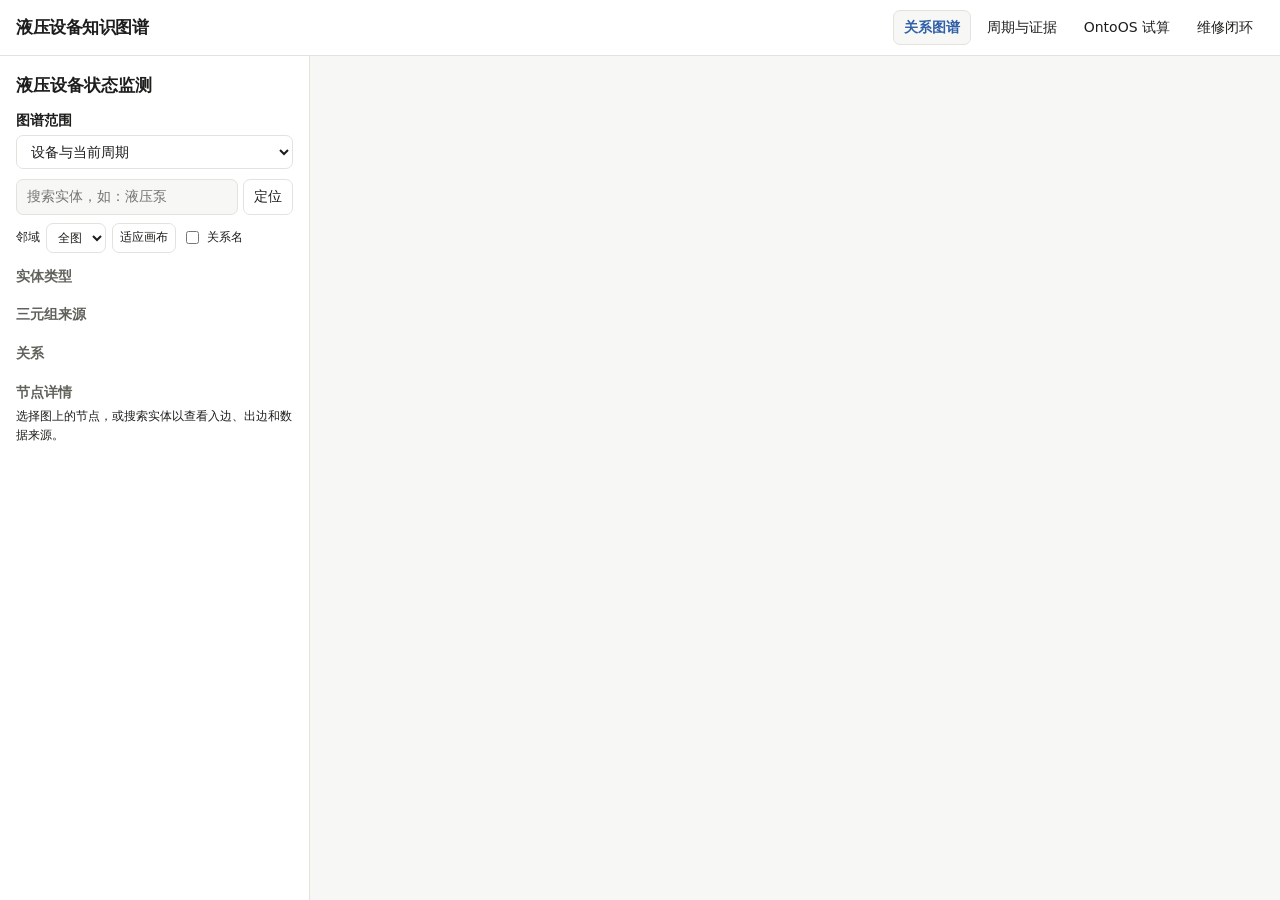
<file: visualization/template.html>
<!doctype html>
<html lang="zh-CN">
<head>
<meta charset="utf-8">
<meta name="viewport" content="width=device-width, initial-scale=1">
<title>液压设备知识图谱</title>
<link rel="stylesheet" href="vendor/vis-network.min.css">
<link rel="stylesheet" href="styles.css">
<script defer src="vendor/vis-network.min.js"></script>
<script defer src="simulation-model.js"></script>
<script defer src="app.js"></script>
<script defer src="graph.js"></script>
<script defer src="sandbox.js"></script>
<script defer src="pilot-data.js"></script>
<script defer src="pilot-flow.js"></script>
<script defer src="pilot.js"></script>
</head>
<body>
<header class="app-header">
  <h1>液压设备知识图谱</h1>
  <nav class="nav" aria-label="图谱工作区">
    <button id="tab-graph" aria-pressed="true" aria-controls="panel-graph">关系图谱</button>
    <button id="tab-evidence" aria-pressed="false" aria-controls="panel-evidence">周期与证据</button>
    <button id="tab-sandbox" aria-pressed="false" aria-controls="panel-sandbox">OntoOS 试算</button>
    <button id="tab-pilot" aria-pressed="false" aria-controls="panel-pilot">维修闭环</button>
  </nav>
</header>
<main>
<section id="panel-graph" aria-labelledby="tab-graph">
  <div class="graph-layout">
    <aside class="sidebar">
      <h2 class="sidebar-title">液压设备状态监测</h2>
      <p id="graph-stats" class="muted small" aria-live="polite"></p>
      <div class="field">
        <label for="graph-scope">图谱范围</label>
        <select id="graph-scope"><option value="instances">设备与当前周期</option><option value="schema">本体概念模型</option></select>
      </div>
      <p id="graph-cycle" class="muted small"></p>
      <form id="graph-search" class="search">
        <input type="search" id="graph-query" list="graph-names" aria-label="搜索实体" placeholder="搜索实体，如：液压泵">
        <datalist id="graph-names"></datalist>
        <button>定位</button>
      </form>
      <p id="graph-search-status" class="small" aria-live="polite"></p>
      <div class="graph-controls">
        <label for="graph-hops">邻域</label>
        <select id="graph-hops"><option value="0">全图</option><option value="1">一跳</option><option value="2">两跳</option></select>
        <button id="graph-fit" type="button">适应画布</button>
        <label class="check"><input id="graph-labels" type="checkbox">关系名</label>
      </div>
      <h3>实体类型</h3>
      <div id="graph-types" class="checks"></div>
      <h3>三元组来源</h3>
      <div id="graph-sources" class="checks"></div>
      <h3>关系</h3>
      <div id="graph-relations" class="checks"></div>
      <h3>节点详情</h3>
      <div id="graph-detail" class="small" aria-live="polite">选择图上的节点，或搜索实体以查看入边、出边和数据来源。</div>
    </aside>
    <div class="graph-main">
      <div id="network" aria-label="液压设备知识图谱，支持拖动、缩放和选择节点"></div>
      <p id="graph-empty" class="empty-note" hidden>当前筛选没有可显示的节点。</p>
      <p id="graph-error" class="empty-note" role="alert" hidden>图谱组件加载失败。请保留项目中的 visualization/vendor 目录。</p>
    </div>
  </div>
</section>
<section id="panel-evidence" class="content" aria-labelledby="tab-evidence" hidden>
    <div class="viz-controls">
      <label class="form-label">工况筛选
        <select class="form-select" id="hy-filter">
          <option value="all">全部试验周期</option>
          <option value="severe">严重泵内泄漏</option>
          <option value="both">严重泵内泄漏 + 蓄能器 90 bar</option>
        </select>
      </label>
      <label class="form-label">试验周期（原始行号）
        <select class="form-select" id="hy-cycle"></select>
      </label>
    </div>
    <p id="hy-state" aria-live="polite"></p>
    <section aria-labelledby="hy-assess-head">
      <h2 id="hy-assess-head">部件工况</h2>
      <table class="table table-sm" aria-labelledby="hy-assess-head">
        <thead><tr><th scope="col">受试部件</th><th scope="col">原始值</th><th scope="col">标签含义</th></tr></thead>
        <tbody id="hy-assessments"></tbody>
      </table>
    </section>
    <section aria-labelledby="hy-signals-head">
      <h2 id="hy-signals-head">同周期信号</h2>
      <table class="table table-sm" aria-labelledby="hy-signals-head">
        <thead><tr><th scope="col">通道</th><th scope="col">周期均值</th><th scope="col">原始文件</th></tr></thead>
        <tbody id="hy-signals"></tbody>
      </table>
    </section>
    <p class="text-small text-muted">工况来自 profile.txt。同一周期的标签与各通道信号共用原始行号。<a href="https://doi.org/10.24432/C5CW21" target="_blank" rel="noopener">UCI 数据来源</a></p>
</section>
<section id="panel-sandbox" class="content sandbox" aria-labelledby="tab-sandbox" hidden>
  <h2>设备维护方案试算</h2>
  <p class="muted">使用实测工况作为起点。维护用时、优先级和恢复效果是可检查的演示规则。</p>
  <div class="panel baseline">
    <h3>实测起点</h3>
    <p id="sandbox-baseline"></p>
    <div id="sandbox-measured"></div>
    <button id="sandbox-pick-cycle" type="button">更换实测周期</button>
  </div>
  <div class="viz-controls">
    <label class="field">方案 A<select id="plan-a"></select></label>
    <label class="field">方案 B<select id="plan-b"></select></label>
    <label class="field">试算步数<select id="sandbox-horizon">
      <option value="4">4 步</option><option value="8" selected>8 步</option><option value="12">12 步</option>
    </select></label>
  </div>
  <div class="sandbox-controls">
    <button id="sandbox-reset" type="button">回到起点</button>
    <button id="sandbox-step" class="primary" type="button">推进一步</button>
    <button id="sandbox-end" type="button">运行到终点</button>
    <span id="sandbox-time" class="muted small" aria-live="polite"></span>
  </div>
  <div class="plan-grid">
    <article id="sandbox-a" class="panel"></article>
    <article id="sandbox-b" class="panel"></article>
  </div>
  <details class="panel">
    <summary>查看模型规则和优先级</summary>
    <ul id="sandbox-rules"></ul>
  </details>
</section>
<section id="panel-pilot" class="content pilot" aria-labelledby="tab-pilot" hidden>
  <h2>液压站维修闭环</h2>
  <p class="muted">UCI 周期及信号为实测。工厂、设备编号、告警时间、人员和工单均为回放样例。本机操作仅用于演示。</p>
  <p id="pilot-hierarchy"></p>
  <label class="field pilot-case">回放案例<select id="pilot-case"></select></label>
  <div class="plan-grid">
    <article class="panel">
      <h3>设备与异常证据</h3>
      <dl id="pilot-facts" class="pilot-facts"></dl>
      <button id="pilot-uci" type="button">查看对应 UCI 周期</button>
    </article>
    <article class="panel">
      <h3>工单状态</h3>
      <p id="pilot-stage" aria-live="polite"></p>
      <p id="pilot-rule" class="muted small"></p>
      <div id="pilot-actions" class="sandbox-controls"></div>
      <p id="pilot-message" role="alert"></p>
      <h4>处理记录</h4>
      <p id="pilot-log-empty" class="muted">尚无人工处理记录。</p>
      <ol id="pilot-log" class="pilot-log"></ol>
    </article>
  </div>
  <details class="panel">
    <summary>近七天已结案查询基准</summary>
    <p id="pilot-window-end" class="muted small"></p>
    <p class="muted small">这里显示仓库中已结案样例的 SPARQL 结果。本机回放记录保存在当前浏览器。</p>
    <table class="table" aria-label="已结案样例">
      <thead><tr><th scope="col">资产</th><th scope="col">测点</th><th scope="col">故障周期</th><th scope="col">工单</th><th scope="col">复测周期</th><th scope="col">结果</th></tr></thead>
      <tbody id="pilot-history"></tbody>
    </table>
  </details>
</section>
</main>
<script type="application/json" id="hyd447-data">__DATA__</script>
</body>
</html>
</file>
<file: visualization/styles.css>
:root {
  color-scheme: light dark;
  --bg:#f7f7f5; --panel:#fff; --text:#1d1d1b; --muted:#60615b; --border:#e3e2dd; --accent:#2f5fa7;
  --rig:#4c78c8; --circuit:#388a75; --tank:#54748a; --component:#c6543c; --channel:#9e6b13;
  --cycle:#8859be; --assessment:#ce751e; --summary:#2f8f8a; --schema:#929490; --design:#636e88;
}
@media (prefers-color-scheme: dark) {
  :root {--bg:#161615; --panel:#20201e; --text:#ecebe6; --muted:#b0afa7; --border:#393830; --accent:#a3c3f8; --schema:#8e918b; --design:#a1afd7}
}
* {box-sizing:border-box}
[hidden] {display:none!important}
body {margin:0; background:var(--bg); color:var(--text);font:14px/1.55 Inter,"PingFang SC","Microsoft YaHei",system-ui,sans-serif}
button,input,select {font:inherit;color:inherit}
button,select,input[type=search] {border:1px solid var(--border);border-radius:7px;background:var(--panel);padding:6px 10px;min-height:34px}
button {cursor:pointer}
button:disabled {opacity:.55;cursor:default}
button:not(:disabled):hover {border-color:var(--accent)}
button:focus-visible,a:focus-visible,select:focus-visible,input:focus-visible {outline:2px solid var(--accent);outline-offset:2px}
a {color:var(--accent)}
h1,h2,h3,p {margin:0}
h1 {font-size:17px;letter-spacing:-.025em}
h2 {font-size:19px}
h3 {font-size:14px}
.muted {color:var(--muted)}
.small {font-size:12px}
.app-header {min-height:56px;padding:8px 16px;display:flex;align-items:center;justify-content:space-between;gap:10px;background:var(--panel);border-bottom:1px solid var(--border)}
.nav {display:flex;gap:5px;flex-wrap:wrap}
.nav button {background:transparent;border-color:transparent;white-space:nowrap}
.nav button[aria-pressed=true] {border-color:var(--border);background:var(--bg);color:var(--accent);font-weight:650}
.graph-layout {display:grid;grid-template-columns:310px minmax(0,1fr);height:calc(100dvh - 56px);min-height:470px}
.sidebar {padding:16px;overflow-y:auto;background:var(--panel);border-right:1px solid var(--border)}
.sidebar h3 {margin:13px 0 4px;color:var(--muted)}
.sidebar-title {font-size:17px;margin-bottom:3px}
.sidebar .field {margin-top:12px}
#graph-cycle,#graph-search-status {margin-top:4px}
#graph-search-status:empty {display:none}
.search {display:flex;gap:5px;margin:10px 0 8px}
.search input {min-width:0;flex:1;background:var(--bg)}
.graph-controls {display:flex;align-items:center;flex-wrap:wrap;gap:6px;font-size:12px}
.graph-controls button,.graph-controls select {min-height:30px;padding:3px 7px}
.checks {display:grid;grid-template-columns:1fr 1fr;gap:1px 7px}
.check {display:flex;align-items:center;gap:5px;cursor:pointer;font-size:12px}
.dot,.edge-key {width:9px;height:9px;background:var(--swatch);border-radius:50%;flex:none}
.edge-key {width:14px;height:0;border-top:2px solid var(--swatch);border-radius:0;background:none}
.edge-key.dashed {border-top-style:dashed}
#graph-detail {overflow-wrap:anywhere}
#graph-detail h4 {margin:5px 0 2px}
#graph-detail .node-name {font-size:15px;font-weight:650}
#graph-detail ul {padding-left:16px;margin:3px 0}
.link-button {border:0!important;background:none;padding:0;min-height:0;color:var(--accent);text-align:left;font-size:inherit}
.graph-main {position:relative;min-width:0;min-height:0}
#network {height:100%;width:100%}
.empty-note {position:absolute;inset:16px auto auto 16px;background:var(--panel);border:1px solid var(--border);border-radius:8px;padding:8px 10px}
.content {max-width:65rem;margin:auto;padding:clamp(14px,4vw,35px);display:grid;gap:18px}
.content section {display:grid;gap:6px}
.viz-controls,.sandbox-controls {display:flex;align-items:end;gap:11px;flex-wrap:wrap}
.field,.form-label {display:grid;gap:3px;font-weight:600}
.field select,.form-label select {font-weight:400;min-width:0}
.table {width:100%;border-collapse:collapse;text-align:left}
.table th,.table td {padding:7px;border-bottom:1px solid var(--border);overflow-wrap:anywhere}
.table th {color:var(--muted);font-weight:600}
.panel {background:var(--panel);border:1px solid var(--border);border-radius:9px;padding:13px;min-width:0}
.baseline,.plan-grid article {display:grid;align-content:start;gap:7px}
.baseline button {justify-self:start}
.plan-grid {display:grid;grid-template-columns:repeat(2,minmax(0,1fr));gap:14px}
.sandbox-controls {align-items:center}
.primary {background:var(--accent);color:var(--panel);border-color:var(--accent);font-weight:650}
.sandbox h4 {margin:4px 0 0}
.sandbox ol,.sandbox ul {margin:3px 0;padding-left:22px}
summary {cursor:pointer}
@media(max-width:760px) {
  .app-header{align-items:flex-start;flex-direction:column}
  .graph-layout{grid-template-columns:1fr;height:auto;grid-template-rows:minmax(440px,58dvh) auto}
  .graph-main{grid-row:1}
  .sidebar{grid-row:2;overflow:visible;border-top:1px solid var(--border);border-right:0}
  .plan-grid{grid-template-columns:1fr}
}

.pilot-case {width:min(100%,27rem)}
.pilot-facts {margin:5px 0;display:grid;grid-template-columns:minmax(80px,auto) 1fr;column-gap:.8rem;row-gap:.24rem}
.pilot-facts dd {margin:0;overflow-wrap:anywhere}
.pilot h4 {margin:4px 0 0}
.pilot-log {margin:0;padding-left:1.2rem;overflow-wrap:anywhere}
.pilot .panel button {justify-self:start}
.pilot details .table {font-size:12px}
.pilot #pilot-message:empty {display:none}
</file>
<file: visualization/vendor/vis-network.min.css>
.vis-overlay{bottom:0;left:0;position:absolute;right:0;top:0;z-index:10}.vis-active{box-shadow:0 0 10px #86d5f8}.vis [class*=span]{min-height:0;width:auto}div.vis-color-picker{background-color:#fff;border-radius:15px;box-shadow:0 0 10px 0 rgba(0,0,0,.5);display:none;height:444px;left:30px;margin-left:30px;margin-top:-140px;padding:10px;position:absolute;top:0;width:310px;z-index:1}div.vis-color-picker div.vis-arrow{left:5px;position:absolute;top:147px}div.vis-color-picker div.vis-arrow:after,div.vis-color-picker div.vis-arrow:before{border:solid transparent;content:" ";height:0;pointer-events:none;position:absolute;right:100%;top:50%;width:0}div.vis-color-picker div.vis-arrow:after{border-color:hsla(0,0%,100%,0) #fff hsla(0,0%,100%,0) hsla(0,0%,100%,0);border-width:30px;margin-top:-30px}div.vis-color-picker div.vis-color{cursor:pointer;height:289px;position:absolute;width:289px}div.vis-color-picker div.vis-brightness{position:absolute;top:313px}div.vis-color-picker div.vis-opacity{position:absolute;top:350px}div.vis-color-picker div.vis-selector{background:#4c4c4c;background:-moz-linear-gradient(top,#4c4c4c 0,#595959 12%,#666 25%,#474747 39%,#2c2c2c 50%,#000 51%,#111 60%,#2b2b2b 76%,#1c1c1c 91%,#131313 100%);background:-webkit-gradient(linear,left top,left bottom,color-stop(0,#4c4c4c),color-stop(12%,#595959),color-stop(25%,#666),color-stop(39%,#474747),color-stop(50%,#2c2c2c),color-stop(51%,#000),color-stop(60%,#111),color-stop(76%,#2b2b2b),color-stop(91%,#1c1c1c),color-stop(100%,#131313));background:-webkit-linear-gradient(top,#4c4c4c,#595959 12%,#666 25%,#474747 39%,#2c2c2c 50%,#000 51%,#111 60%,#2b2b2b 76%,#1c1c1c 91%,#131313);background:-o-linear-gradient(top,#4c4c4c 0,#595959 12%,#666 25%,#474747 39%,#2c2c2c 50%,#000 51%,#111 60%,#2b2b2b 76%,#1c1c1c 91%,#131313 100%);background:-ms-linear-gradient(top,#4c4c4c 0,#595959 12%,#666 25%,#474747 39%,#2c2c2c 50%,#000 51%,#111 60%,#2b2b2b 76%,#1c1c1c 91%,#131313 100%);background:linear-gradient(180deg,#4c4c4c 0,#595959 12%,#666 25%,#474747 39%,#2c2c2c 50%,#000 51%,#111 60%,#2b2b2b 76%,#1c1c1c 91%,#131313);border:1px solid #fff;border-radius:15px;filter:progid:DXImageTransform.Microsoft.gradient(startColorstr="#4c4c4c",endColorstr="#131313",GradientType=0);height:15px;left:137px;position:absolute;top:137px;width:15px}div.vis-color-picker div.vis-new-color{left:159px;padding-right:2px;text-align:right}div.vis-color-picker div.vis-initial-color,div.vis-color-picker div.vis-new-color{border:1px solid rgba(0,0,0,.1);border-radius:5px;color:rgba(0,0,0,.4);font-size:10px;height:20px;line-height:20px;position:absolute;top:380px;vertical-align:middle;width:140px}div.vis-color-picker div.vis-initial-color{left:10px;padding-left:2px;text-align:left}div.vis-color-picker div.vis-label{left:10px;position:absolute;width:300px}div.vis-color-picker div.vis-label.vis-brightness{top:300px}div.vis-color-picker div.vis-label.vis-opacity{top:338px}div.vis-color-picker div.vis-button{background-color:#f7f7f7;border:2px solid #d9d9d9;border-radius:10px;cursor:pointer;height:25px;line-height:25px;position:absolute;text-align:center;top:410px;vertical-align:middle;width:68px}div.vis-color-picker div.vis-button.vis-cancel{left:5px}div.vis-color-picker div.vis-button.vis-load{left:82px}div.vis-color-picker div.vis-button.vis-apply{left:159px}div.vis-color-picker div.vis-button.vis-save{left:236px}div.vis-color-picker input.vis-range{height:20px;width:290px}div.vis-configuration{display:block;float:left;font-size:12px;position:relative}div.vis-configuration-wrapper{display:block;width:700px}div.vis-configuration-wrapper:after{clear:both;content:"";display:block}div.vis-configuration.vis-config-option-container{background-color:#fff;border:2px solid #f7f8fa;border-radius:4px;display:block;left:10px;margin-top:20px;padding-left:5px;width:495px}div.vis-configuration.vis-config-button{background-color:#f7f8fa;border:2px solid #ceced0;border-radius:4px;cursor:pointer;display:block;height:25px;left:10px;line-height:25px;margin-bottom:30px;margin-top:20px;padding-left:5px;vertical-align:middle;width:495px}div.vis-configuration.vis-config-button.hover{background-color:#4588e6;border:2px solid #214373;color:#fff}div.vis-configuration.vis-config-item{display:block;float:left;height:25px;line-height:25px;vertical-align:middle;width:495px}div.vis-configuration.vis-config-item.vis-config-s2{background-color:#f7f8fa;border-radius:3px;left:10px;padding-left:5px}div.vis-configuration.vis-config-item.vis-config-s3{background-color:#e4e9f0;border-radius:3px;left:20px;padding-left:5px}div.vis-configuration.vis-config-item.vis-config-s4{background-color:#cfd8e6;border-radius:3px;left:30px;padding-left:5px}div.vis-configuration.vis-config-header{font-size:18px;font-weight:700}div.vis-configuration.vis-config-label{height:25px;line-height:25px;width:120px}div.vis-configuration.vis-config-label.vis-config-s3{width:110px}div.vis-configuration.vis-config-label.vis-config-s4{width:100px}div.vis-configuration.vis-config-colorBlock{border:1px solid #444;border-radius:2px;cursor:pointer;height:19px;margin:0;padding:0;top:1px;width:30px}input.vis-configuration.vis-config-checkbox{left:-5px}input.vis-configuration.vis-config-rangeinput{margin:0;padding:1px;pointer-events:none;position:relative;top:-5px;width:60px}input.vis-configuration.vis-config-range{-webkit-appearance:none;background-color:transparent;border:0 solid #fff;height:20px;width:300px}input.vis-configuration.vis-config-range::-webkit-slider-runnable-track{background:#dedede;background:-moz-linear-gradient(top,#dedede 0,#c8c8c8 99%);background:-webkit-gradient(linear,left top,left bottom,color-stop(0,#dedede),color-stop(99%,#c8c8c8));background:-webkit-linear-gradient(top,#dedede,#c8c8c8 99%);background:-o-linear-gradient(top,#dedede 0,#c8c8c8 99%);background:-ms-linear-gradient(top,#dedede 0,#c8c8c8 99%);background:linear-gradient(180deg,#dedede 0,#c8c8c8 99%);border:1px solid #999;border-radius:3px;box-shadow:0 0 3px 0 #aaa;filter:progid:DXImageTransform.Microsoft.gradient(startColorstr="#dedede",endColorstr="#c8c8c8",GradientType=0);height:5px;width:300px}input.vis-configuration.vis-config-range::-webkit-slider-thumb{-webkit-appearance:none;background:#3876c2;background:-moz-linear-gradient(top,#3876c2 0,#385380 100%);background:-webkit-gradient(linear,left top,left bottom,color-stop(0,#3876c2),color-stop(100%,#385380));background:-webkit-linear-gradient(top,#3876c2,#385380);background:-o-linear-gradient(top,#3876c2 0,#385380 100%);background:-ms-linear-gradient(top,#3876c2 0,#385380 100%);background:linear-gradient(180deg,#3876c2 0,#385380);border:1px solid #14334b;border-radius:50%;box-shadow:0 0 1px 0 #111927;filter:progid:DXImageTransform.Microsoft.gradient(startColorstr="#3876c2",endColorstr="#385380",GradientType=0);height:17px;margin-top:-7px;width:17px}input.vis-configuration.vis-config-range:focus{outline:none}input.vis-configuration.vis-config-range:focus::-webkit-slider-runnable-track{background:#9d9d9d;background:-moz-linear-gradient(top,#9d9d9d 0,#c8c8c8 99%);background:-webkit-gradient(linear,left top,left bottom,color-stop(0,#9d9d9d),color-stop(99%,#c8c8c8));background:-webkit-linear-gradient(top,#9d9d9d,#c8c8c8 99%);background:-o-linear-gradient(top,#9d9d9d 0,#c8c8c8 99%);background:-ms-linear-gradient(top,#9d9d9d 0,#c8c8c8 99%);background:linear-gradient(180deg,#9d9d9d 0,#c8c8c8 99%);filter:progid:DXImageTransform.Microsoft.gradient(startColorstr="#9d9d9d",endColorstr="#c8c8c8",GradientType=0)}input.vis-configuration.vis-config-range::-moz-range-track{background:#dedede;background:-moz-linear-gradient(top,#dedede 0,#c8c8c8 99%);background:-webkit-gradient(linear,left top,left bottom,color-stop(0,#dedede),color-stop(99%,#c8c8c8));background:-webkit-linear-gradient(top,#dedede,#c8c8c8 99%);background:-o-linear-gradient(top,#dedede 0,#c8c8c8 99%);background:-ms-linear-gradient(top,#dedede 0,#c8c8c8 99%);background:linear-gradient(180deg,#dedede 0,#c8c8c8 99%);border:1px solid #999;border-radius:3px;box-shadow:0 0 3px 0 #aaa;filter:progid:DXImageTransform.Microsoft.gradient(startColorstr="#dedede",endColorstr="#c8c8c8",GradientType=0);height:10px;width:300px}input.vis-configuration.vis-config-range::-moz-range-thumb{background:#385380;border:none;border-radius:50%;height:16px;width:16px}input.vis-configuration.vis-config-range:-moz-focusring{outline:1px solid #fff;outline-offset:-1px}input.vis-configuration.vis-config-range::-ms-track{background:transparent;border-color:transparent;border-width:6px 0;color:transparent;height:5px;width:300px}input.vis-configuration.vis-config-range::-ms-fill-lower{background:#777;border-radius:10px}input.vis-configuration.vis-config-range::-ms-fill-upper{background:#ddd;border-radius:10px}input.vis-configuration.vis-config-range::-ms-thumb{background:#385380;border:none;border-radius:50%;height:16px;width:16px}input.vis-configuration.vis-config-range:focus::-ms-fill-lower{background:#888}input.vis-configuration.vis-config-range:focus::-ms-fill-upper{background:#ccc}.vis-configuration-popup{background:rgba(57,76,89,.85);border:2px solid #f2faff;border-radius:4px;color:#fff;font-size:14px;height:30px;line-height:30px;position:absolute;text-align:center;-webkit-transition:opacity .3s ease-in-out;-moz-transition:opacity .3s ease-in-out;transition:opacity .3s ease-in-out;width:150px}.vis-configuration-popup:after,.vis-configuration-popup:before{border:solid transparent;content:" ";height:0;left:100%;pointer-events:none;position:absolute;top:50%;width:0}.vis-configuration-popup:after{border-color:rgba(136,183,213,0) rgba(136,183,213,0) rgba(136,183,213,0) rgba(57,76,89,.85);border-width:8px;margin-top:-8px}.vis-configuration-popup:before{border-color:rgba(194,225,245,0) rgba(194,225,245,0) rgba(194,225,245,0) #f2faff;border-width:12px;margin-top:-12px}div.vis-tooltip{background-color:#f5f4ed;border:1px solid #808074;-moz-border-radius:3px;-webkit-border-radius:3px;border-radius:3px;box-shadow:3px 3px 10px rgba(0,0,0,.2);color:#000;font-family:verdana;font-size:14px;padding:5px;pointer-events:none;position:absolute;visibility:hidden;white-space:nowrap;z-index:5}div.vis-network div.vis-navigation div.vis-button{-webkit-touch-callout:none;background-position:2px 2px;background-repeat:no-repeat;-moz-border-radius:17px;border-radius:17px;cursor:pointer;display:inline-block;height:34px;position:absolute;-webkit-user-select:none;-khtml-user-select:none;-moz-user-select:none;-ms-user-select:none;user-select:none;width:34px}div.vis-network div.vis-navigation div.vis-button:hover{box-shadow:0 0 3px 3px rgba(56,207,21,.3)}div.vis-network div.vis-navigation div.vis-button:active{box-shadow:0 0 1px 3px rgba(56,207,21,.95)}div.vis-network div.vis-navigation div.vis-button.vis-up{background-image:url("[data-uri]");bottom:50px;left:55px}div.vis-network div.vis-navigation div.vis-button.vis-down{background-image:url("[data-uri]");bottom:10px;left:55px}div.vis-network div.vis-navigation div.vis-button.vis-left{background-image:url("[data-uri]");bottom:10px;left:15px}div.vis-network div.vis-navigation div.vis-button.vis-right{background-image:url("[data-uri]");bottom:10px;left:95px}div.vis-network div.vis-navigation div.vis-button.vis-zoomIn{background-image:url("[data-uri]");bottom:10px;right:15px}div.vis-network div.vis-navigation div.vis-button.vis-zoomOut{background-image:url("[data-uri]");bottom:10px;right:55px}div.vis-network div.vis-navigation div.vis-button.vis-zoomExtends{background-image:url("[data-uri]");bottom:50px;right:15px}div.vis-network div.vis-manipulation{background:#fff;background:-moz-linear-gradient(top,#fff 0,#fcfcfc 48%,#fafafa 50%,#fcfcfc 100%);background:-webkit-gradient(linear,left top,left bottom,color-stop(0,#fff),color-stop(48%,#fcfcfc),color-stop(50%,#fafafa),color-stop(100%,#fcfcfc));background:-webkit-linear-gradient(top,#fff,#fcfcfc 48%,#fafafa 50%,#fcfcfc);background:-o-linear-gradient(top,#fff 0,#fcfcfc 48%,#fafafa 50%,#fcfcfc 100%);background:-ms-linear-gradient(top,#fff 0,#fcfcfc 48%,#fafafa 50%,#fcfcfc 100%);background:linear-gradient(180deg,#fff 0,#fcfcfc 48%,#fafafa 50%,#fcfcfc);border:0 solid #d6d9d8;border-bottom:1px;box-sizing:content-box;filter:progid:DXImageTransform.Microsoft.gradient(startColorstr="#ffffff",endColorstr="#fcfcfc",GradientType=0);height:28px;left:0;padding-top:4px;position:absolute;top:0;width:100%}div.vis-network button.vis-edit-mode,div.vis-network div.vis-edit-mode{height:30px;left:0;position:absolute;top:5px}div.vis-network button.vis-close{-webkit-touch-callout:none;background-color:transparent;background-image:url("[data-uri]");background-position:20px 3px;background-repeat:no-repeat;border:none;cursor:pointer;height:30px;position:absolute;right:0;top:0;-webkit-user-select:none;-khtml-user-select:none;-moz-user-select:none;-ms-user-select:none;user-select:none;width:30px}div.vis-network button.vis-close:hover{opacity:.6}div.vis-network div.vis-edit-mode button.vis-button,div.vis-network div.vis-manipulation button.vis-button{-webkit-touch-callout:none;background-color:transparent;background-position:0 0;background-repeat:no-repeat;border:none;-moz-border-radius:15px;border-radius:15px;box-sizing:content-box;cursor:pointer;float:left;font-family:verdana;font-size:12px;height:24px;margin-left:10px;padding:0 8px;-webkit-user-select:none;-khtml-user-select:none;-moz-user-select:none;-ms-user-select:none;user-select:none}div.vis-network div.vis-manipulation button.vis-button:hover{box-shadow:1px 1px 8px rgba(0,0,0,.2)}div.vis-network div.vis-manipulation button.vis-button:active{box-shadow:1px 1px 8px rgba(0,0,0,.5)}div.vis-network div.vis-manipulation button.vis-button.vis-back{background-image:url("[data-uri]")}div.vis-network div.vis-manipulation div.vis-none:hover{box-shadow:1px 1px 8px transparent;cursor:default}div.vis-network div.vis-manipulation div.vis-none:active{box-shadow:1px 1px 8px transparent}div.vis-network div.vis-manipulation div.vis-none{line-height:23px;padding:0}div.vis-network div.vis-manipulation div.notification{font-weight:700;margin:2px}div.vis-network div.vis-manipulation button.vis-button.vis-add{background-image:url("[data-uri]")}div.vis-network div.vis-edit-mode button.vis-button.vis-edit,div.vis-network div.vis-manipulation button.vis-button.vis-edit{background-image:url("[data-uri]")}div.vis-network div.vis-edit-mode button.vis-button.vis-edit.vis-edit-mode{background-color:#fcfcfc;border:1px solid #ccc}div.vis-network div.vis-manipulation button.vis-button.vis-connect{background-image:url("[data-uri]")}div.vis-network div.vis-manipulation button.vis-button.vis-delete{background-image:url("[data-uri]")}div.vis-network div.vis-edit-mode div.vis-label,div.vis-network div.vis-manipulation div.vis-label{line-height:25px;margin:0 0 0 23px}div.vis-network div.vis-manipulation div.vis-separator-line{background-color:#bdbdbd;display:inline-block;float:left;height:21px;margin:0 7px 0 15px;width:1px}
</file>
